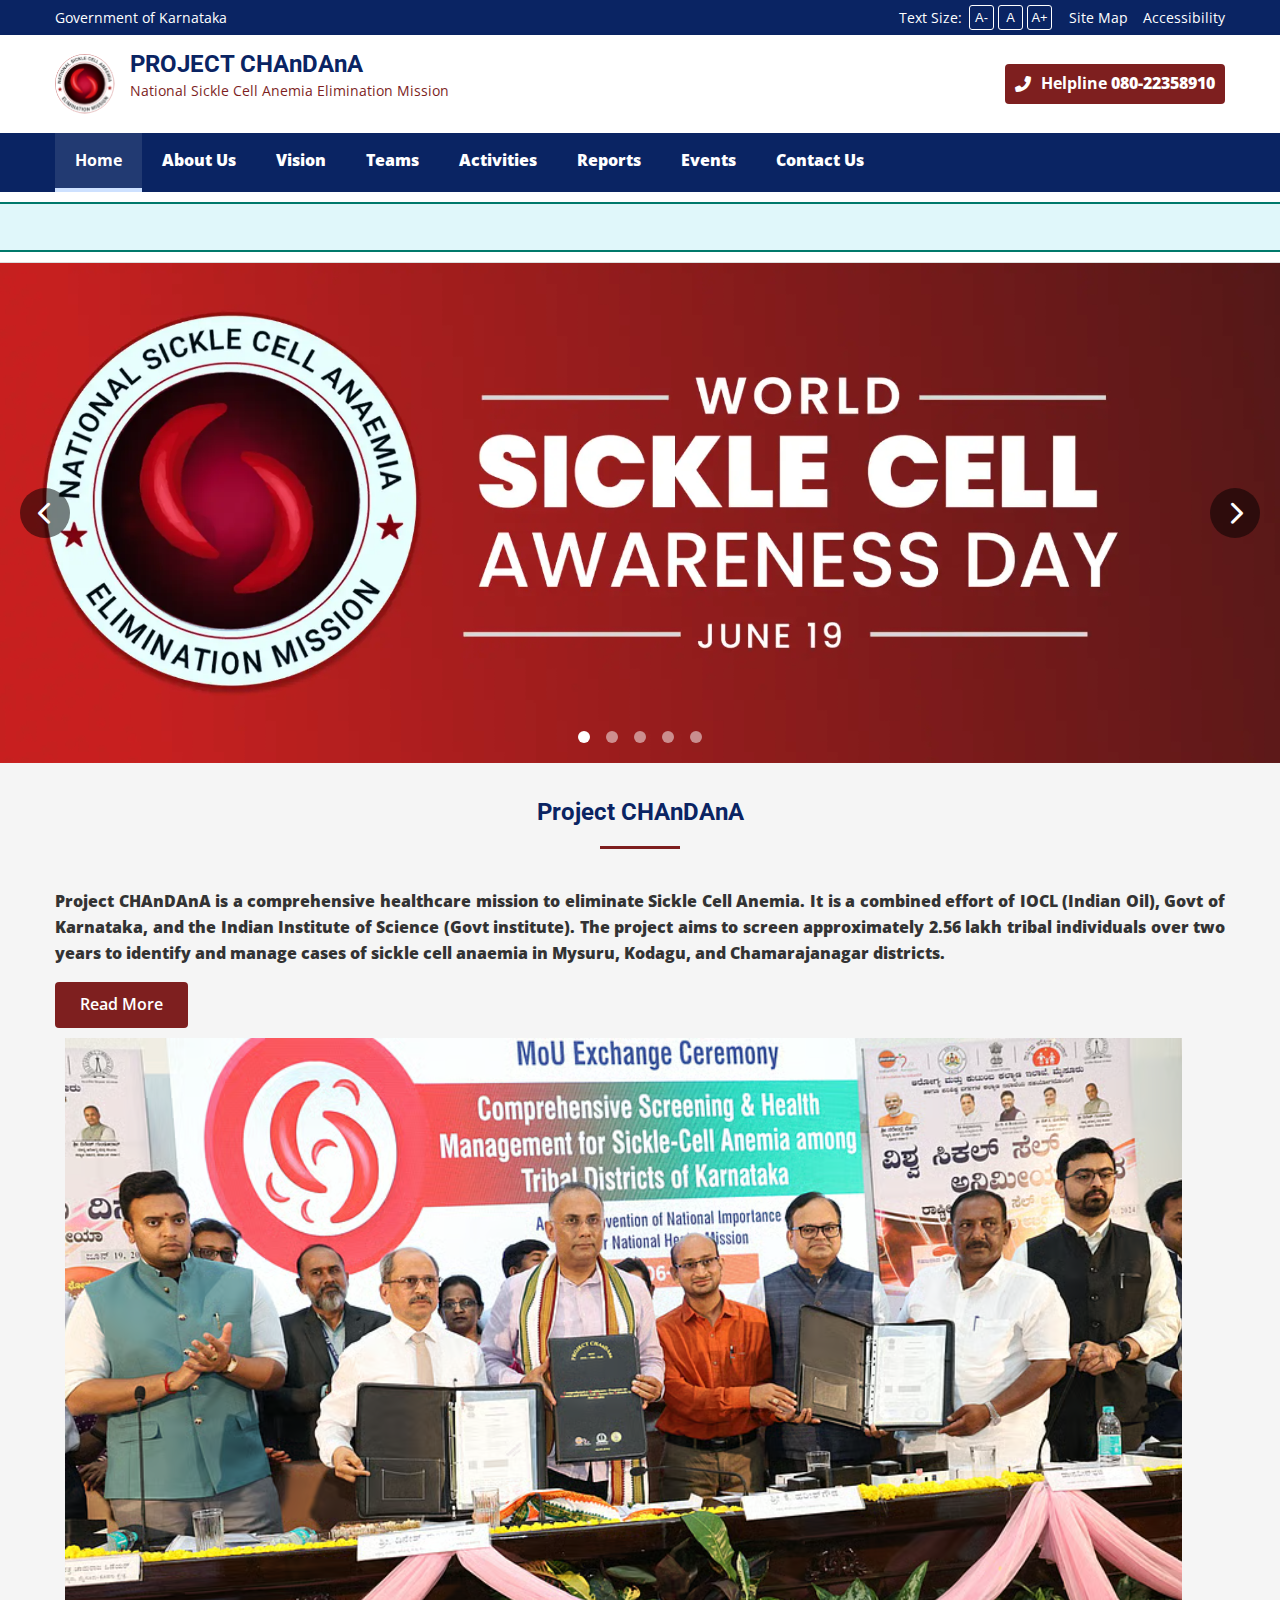
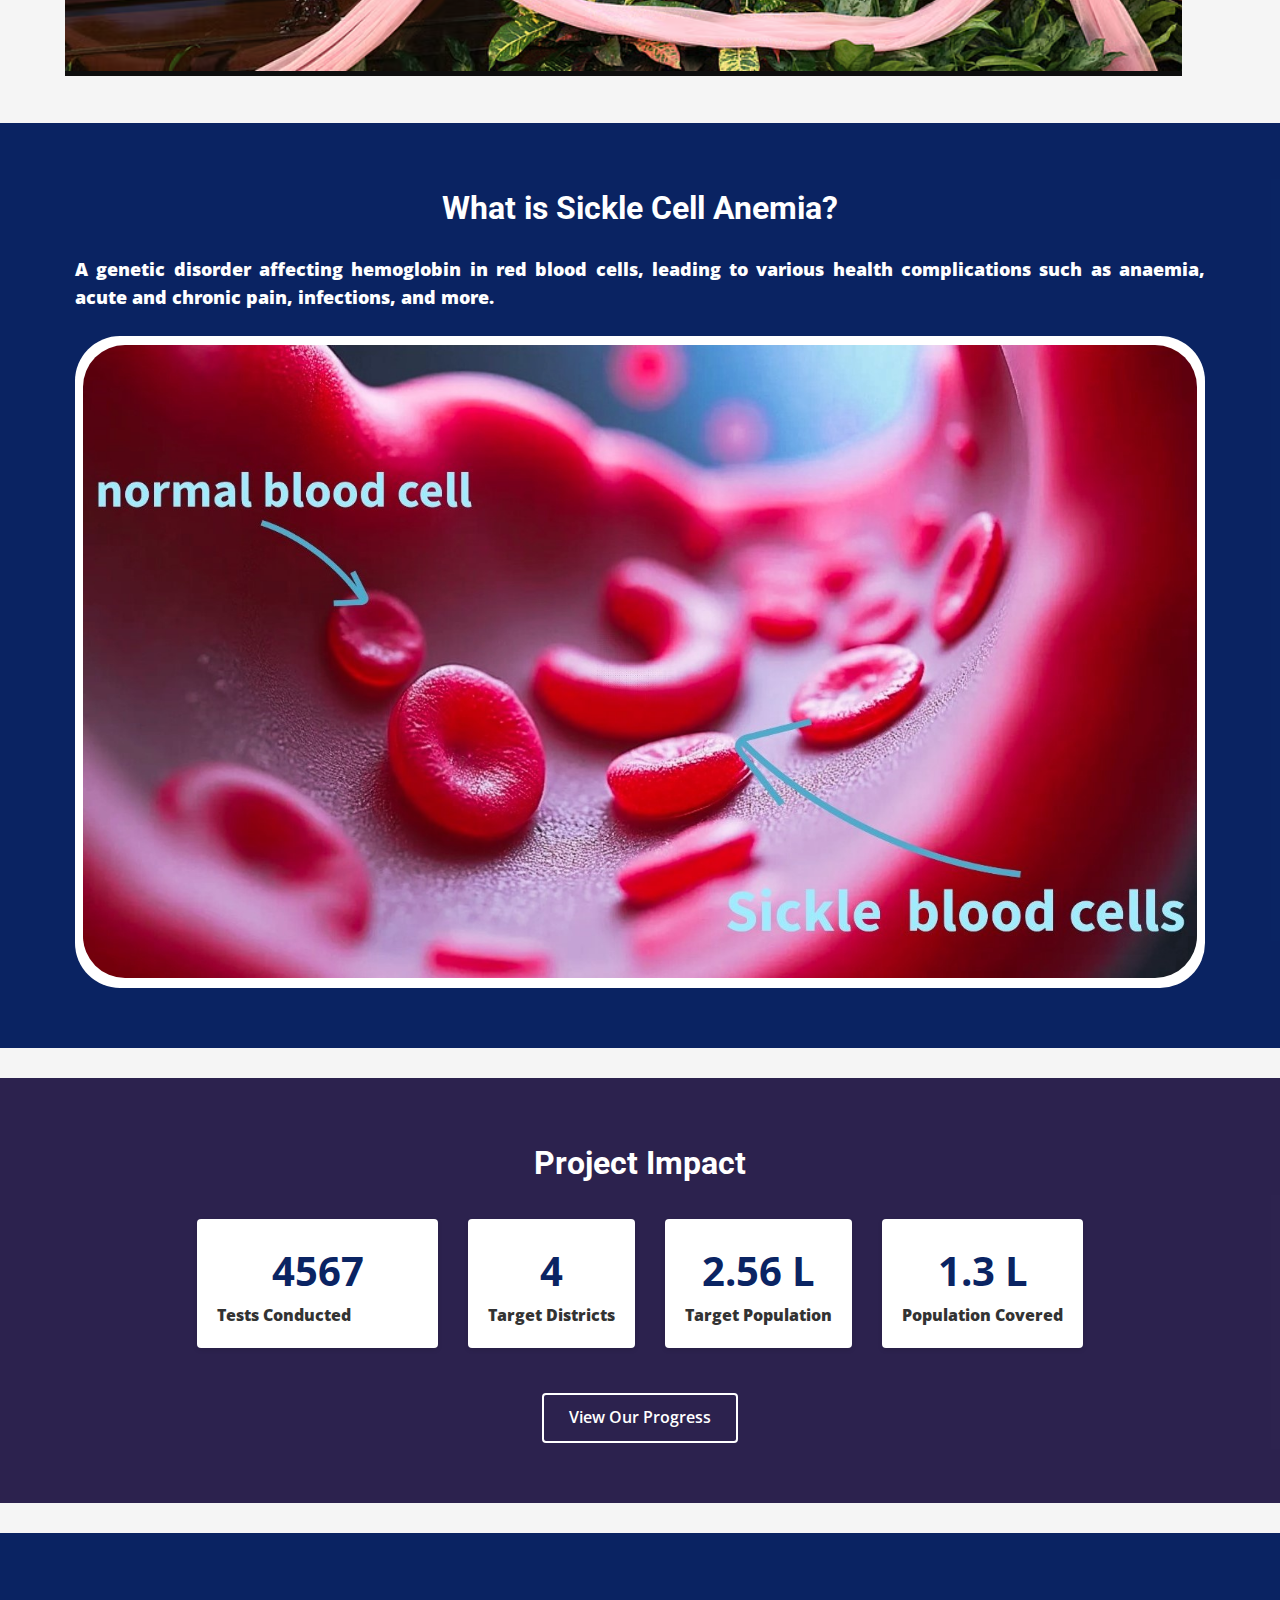
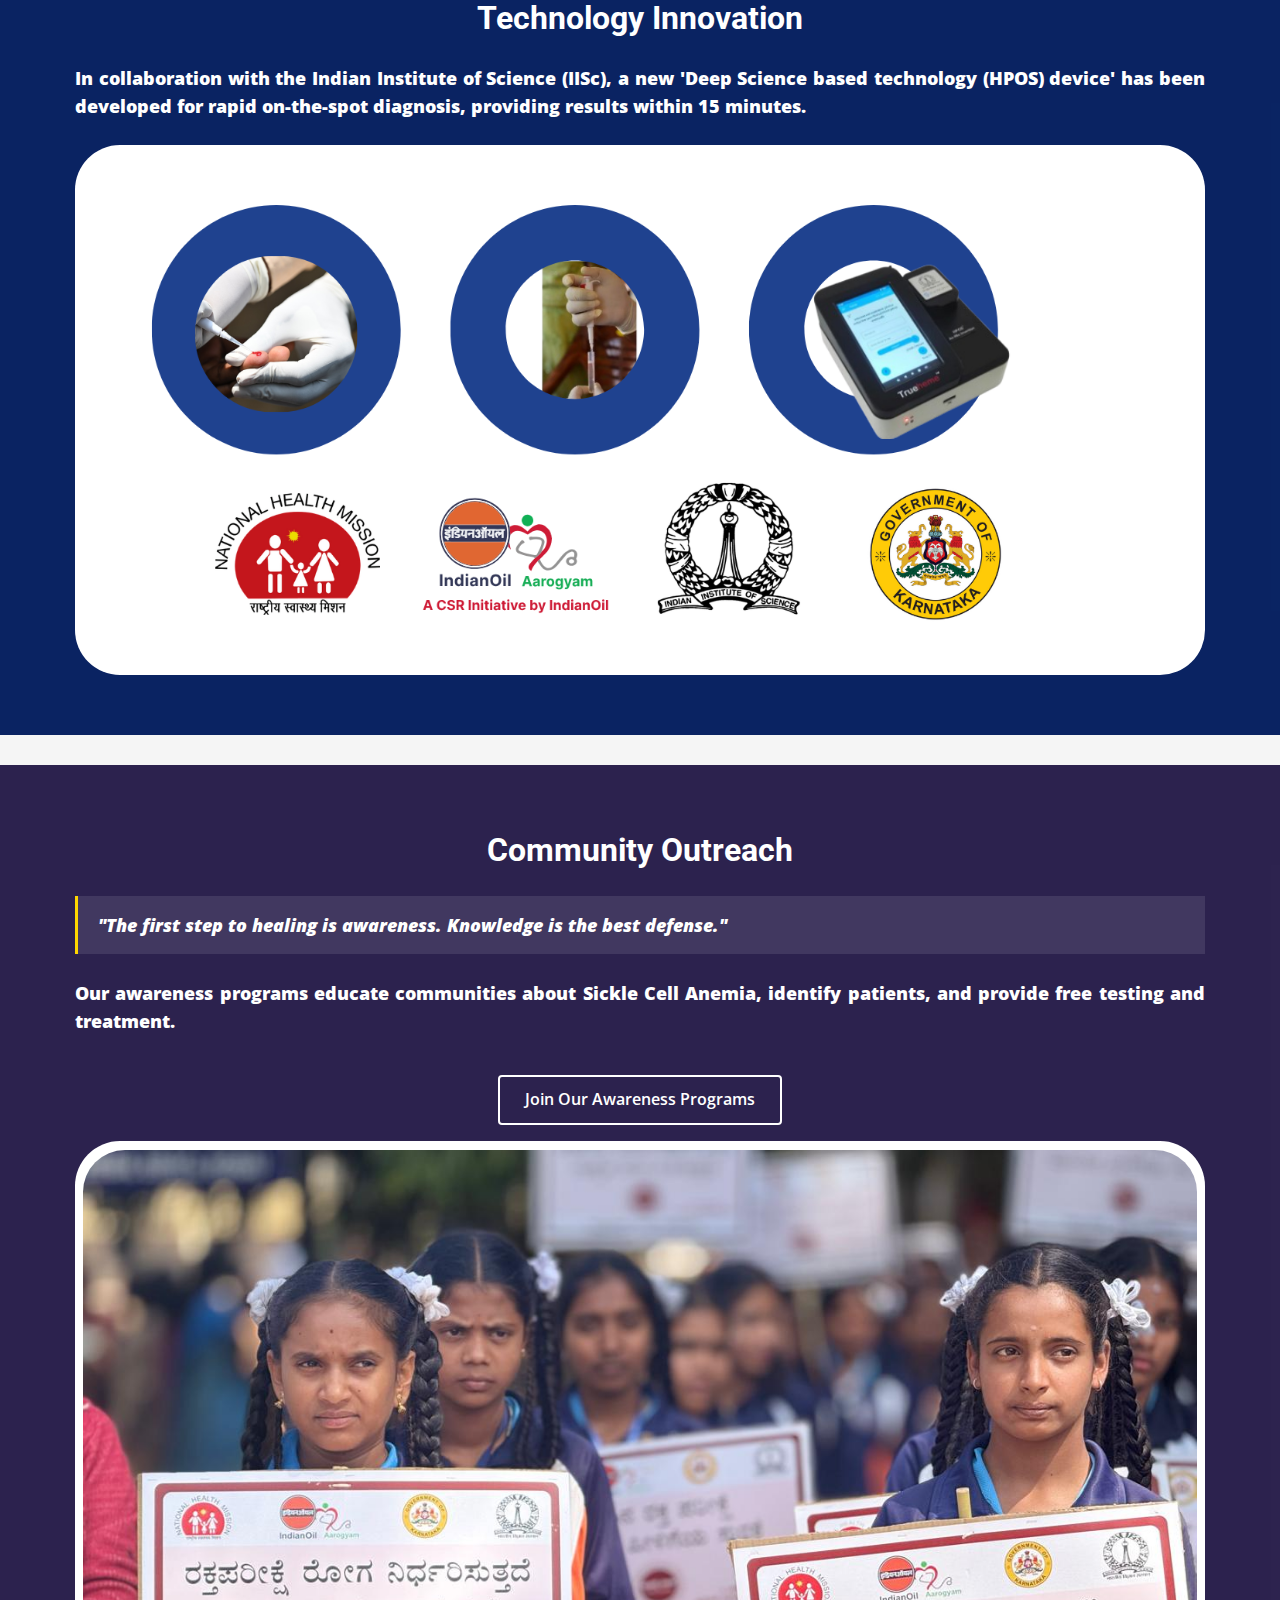
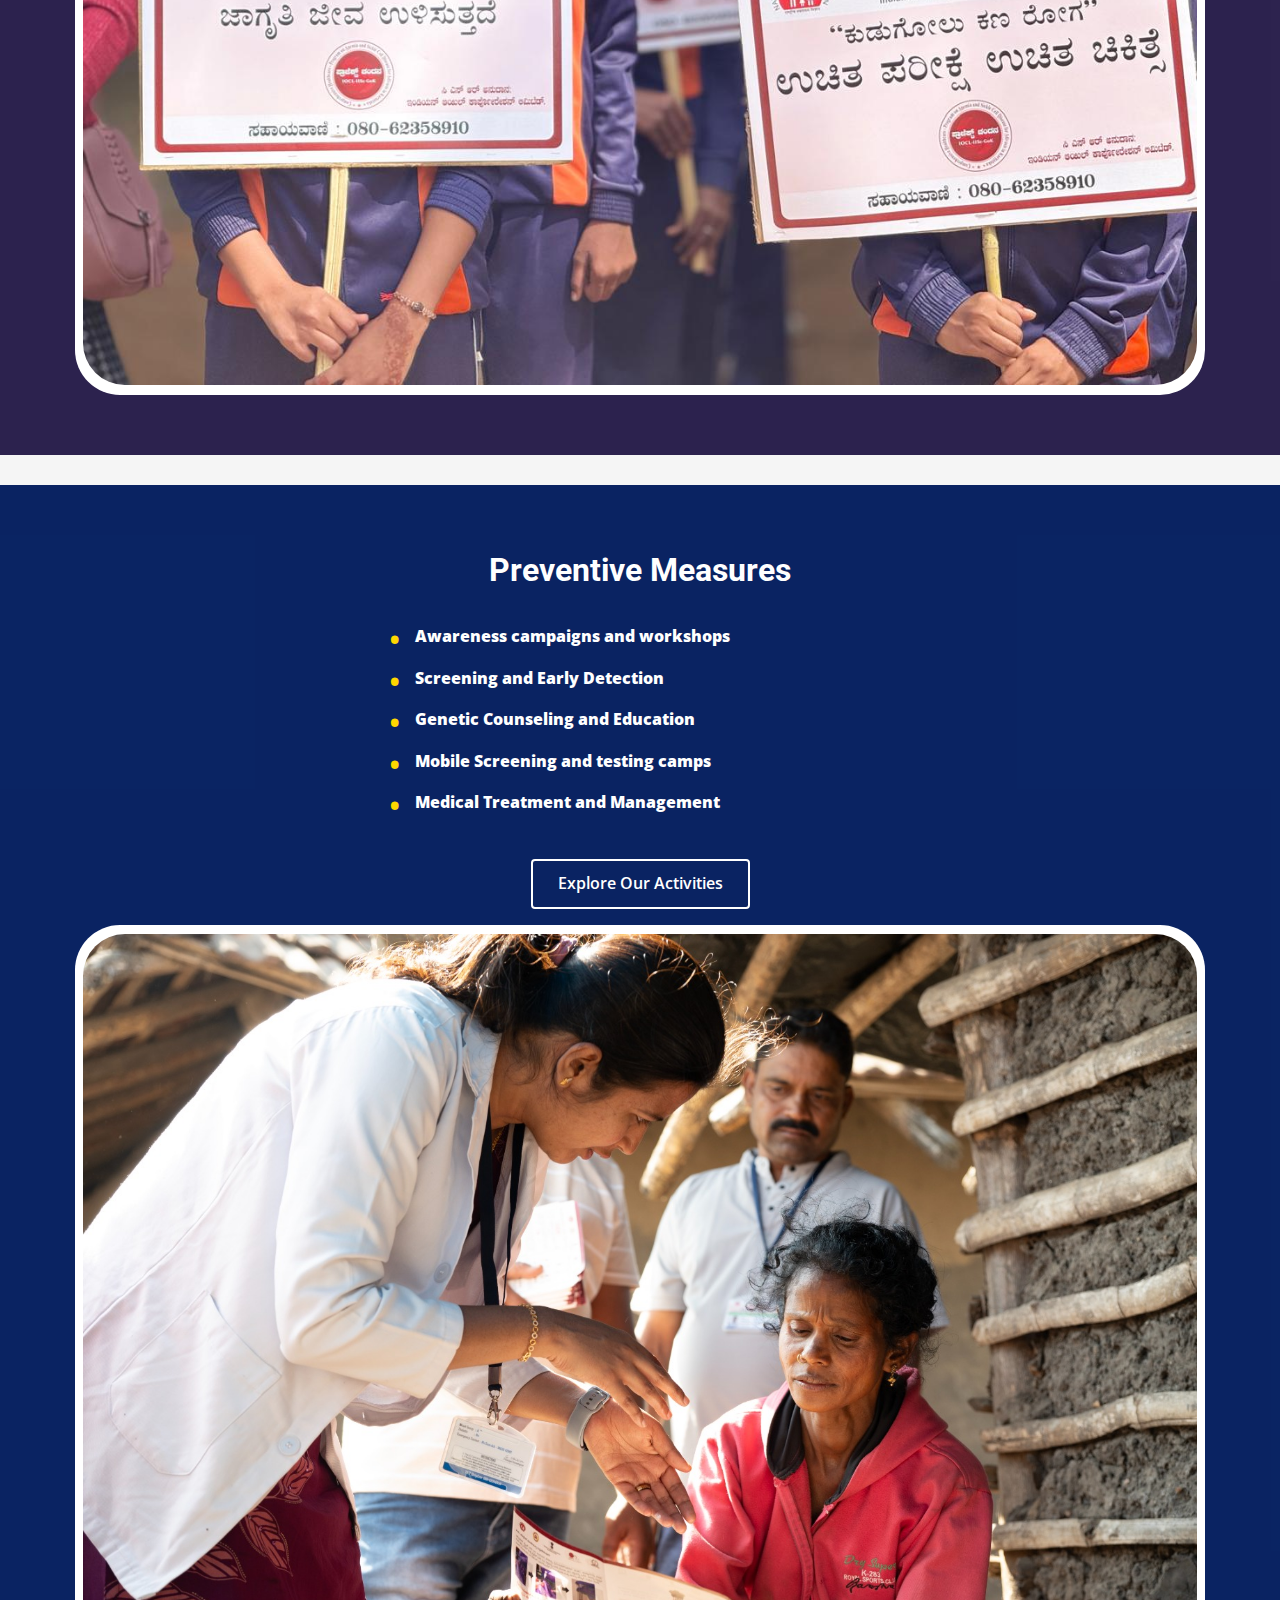
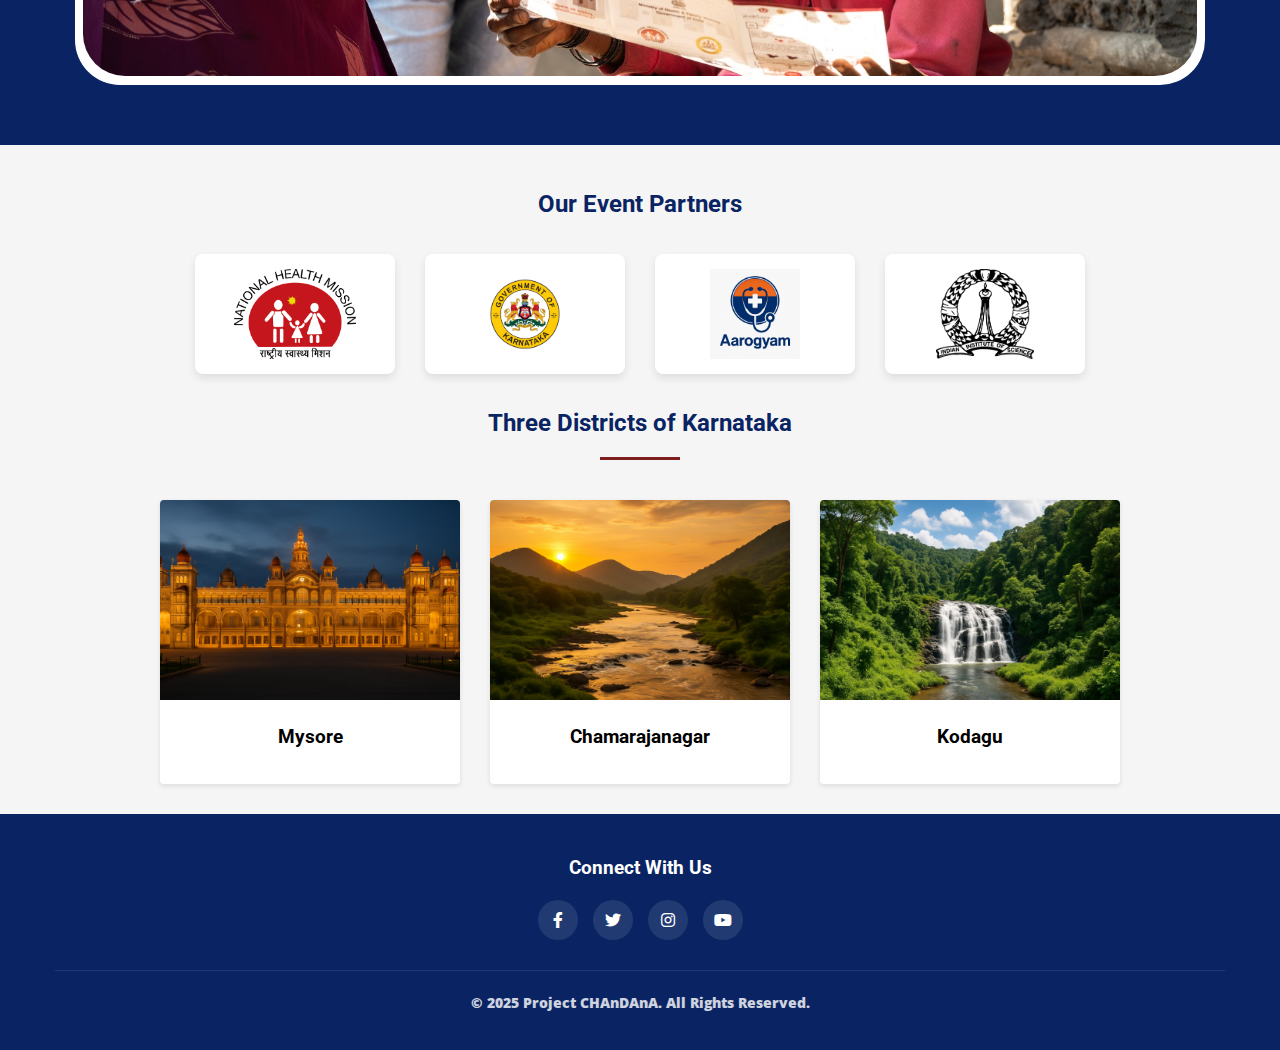
<file: index.html>
<!DOCTYPE html>
<html lang="en">
<head>
       <meta charset="UTF-8">
    <meta name="viewport" content="width=device-width, initial-scale=1.0">
  <title>Project CHAnDAnA – Combating Sickle Cell Anemia in Karnataka</title>
  <meta name="description" content="Project CHAnDAnA is Karnataka's mission to fight Sickle Cell Anemia using technology and community outreach." />
  <meta name="keywords" content="Project CHAnDAnA, Sickle Cell Anemia, Karnataka, NHM, Health Mission, Tribal Health, India" />

  <!-- Favicon -->
  <link rel="apple-touch-icon" sizes="180x180" href="images//favicon_io/apple-touch-icon.png">
  <link rel="icon" type="image/png" sizes="32x32" href="images//favicon_io/favicon-32x32.png">
  <link rel="icon" type="image/png" sizes="16x16" href="images//favicon_io/favicon-16x16.png">
  <link rel="manifest" href="images//favicon_io/site.webmanifest">
    <title>Project CHAnDAnA - National Sickle Cell Anemia Elimination Mission</title>
    <link rel="stylesheet" href="css/govt-style.css">
    <link rel="stylesheet" href="css/carousel.css">
     <link rel="stylesheet" href="css/partners.css">
    <link rel="stylesheet" href="https://cdnjs.cloudflare.com/ajax/libs/font-awesome/6.0.0-beta3/css/all.min.css">
    <link href="https://fonts.googleapis.com/css2?family=Roboto:wght@400;500;700&family=Open+Sans:wght@400;600&display=swap" rel="stylesheet">
<link rel="stylesheet" href="css/responsive.css">
</head>
<body>
    <!-- Skip to Main Content Link for Accessibility -->
    <a href="#main-content" class="skip-to-content">Skip to main content</a>
    
    <!-- Top Bar -->
    <div class="top-bar">
        <div class="container">
            <div class="top-bar-content">
                <div class="top-bar-left">
                    <span>Government of Karnataka</span>
                </div>
                <div class="top-bar-right">
                    <div class="font-size-controls" aria-label="Change font size">
                        <span>Text Size:</span>
                        <button class="font-size-btn" id="decrease-font" aria-label="Decrease font size">A-</button>
                        <button class="font-size-btn" id="default-font" aria-label="Default font size">A</button>
                        <button class="font-size-btn" id="increase-font" aria-label="Increase font size">A+</button>
                    </div>
                    <a href="#" aria-label="Site Map">Site Map</a>
                    <a href="#" aria-label="Accessibility Statement">Accessibility</a>
                </div>
            </div>
        </div>
    </div>

    <!-- Header Section -->
    <header>
        <div class="container">
            <div class="header-main">
                <div class="logo">
                    <img src="images/nsa.svg" alt="National Sickle Cell Anemia Elimination Mission Logo" width="80" height="80">
                    <div class="logo-text">
                        <h1>PROJECT CHAnDAnA</h1>
                        <p>National Sickle Cell Anemia Elimination Mission</p>
                    </div>
                </div>
                <div class="header-right">
                    
                    <div class="helpline">
                        <a href="tel:08022358910" aria-label="Call helpline">
                            <i class="fas fa-phone-alt"></i>
                            <span><b>Helpline<b/> 080-22358910</span>
                        </a>
                    </div>
                    <div class="menu-toggle" aria-label="Toggle menu" aria-expanded="false" aria-controls="main-nav">
                        <i class="fas fa-bars"></i>
                    </div>
                </div>
            </div>
        </div>
        <nav id="main-nav" role="navigation" aria-label="Main navigation">
            <div class="container">
                <ul class="main-menu">
                    <li><a href="index.html" class="active" aria-current="page">Home</a></li>
                    <li><a href="about.html">About Us</a></li>
                    <li><a href="vision.html">Vision</a></li>
                    <li><a href="teams.html">Teams</a></li>
                    <li><a href="activities.html">Activities</a></li>
                    <li><a href="reports.html">Reports</a></li>
                    <li><a href="events.html">Events</a></li>
                    <li><a href="contact.html">Contact Us</a></li>
                </ul>
            </div>
        </nav>
    </header>

    <!-- Breadcrumb -->
    <div class="breadcrumb" aria-label="Breadcrumb">
        <div class="container-fluid">
                    <div class="news-ticker">
  <div class="ticker-wrap">
    <div class="ticker-text">
      📢 <strong>Important Notice:</strong> Mobile screening camps will be conducted in Mysuru district from June 15-20, 2025. Click for details. &nbsp;&nbsp;&nbsp;
      📢 <strong>Update:</strong> Kodagu district camps scheduled for June 21-25, 2025. &nbsp;&nbsp;&nbsp;
      📢 <strong>Stay Informed:</strong> New health reports will be published monthly.
    </div>
  </div>
</div>
        </div>
    </div>

    <!-- Main Content -->
    <main id="main-content">
        <!-- New Carousel Banner Section -->
        <section class="carousel-section">
            <div class="carousel-container" aria-label="Banner carousel">
                <div class="carousel-slide active" style="background-image: url('images/new-banners/sickcell-banner.png');">
                    <!-- <div class="carousel-content">
                        <h2>World Sickle Cell Awareness Day</h2>
                        <p>Join us on June 19 for awareness programs and free screening camps</p>
                        <a href="#" class="btn btn-primary">Learn More</a>
                    </div> -->
                </div>
                <div class="carousel-slide" style="background-image: url('images/new-banners/banner-1.png');">
                    <!-- <div class="carousel-content">
                        <h2>Explore Karnataka's Natural Beauty</h2>
                        <p>Our mission covers the beautiful districts of Mysore, Chamarajanagar, and Kodagu</p>
                    
                    </div> -->
                </div>
                <div class="carousel-slide" style="background-image: url('images/stand-pillau.jpeg');">
                   
                </div>
                <div class="carousel-slide" style="background-image: url('images/vans-1.jpeg');">
                   
                </div>
                 <div class="carousel-slide" style="background-image: url('images/baby.jpeg');">
                   
                </div>
                
                <div class="carousel-arrow prev" aria-label="Previous slide">
                    <i class="fas fa-chevron-left"></i>
                </div>
                <div class="carousel-arrow next" aria-label="Next slide">
                    <i class="fas fa-chevron-right"></i>
                </div>
                
                <div class="carousel-dots" aria-label="Carousel navigation">
                    <div class="carousel-dot active" data-slide="0" aria-label="Go to slide 1"></div>
                    <div class="carousel-dot" data-slide="1" aria-label="Go to slide 2"></div>
                    <div class="carousel-dot" data-slide="2" aria-label="Go to slide 3"></div>
                    <div class="carousel-dot" data-slide="3" aria-label="Go to slide 4"></div>
                     <div class="carousel-dot" data-slide="4" aria-label="Go to slide 5"></div>
                </div>
            </div>
        </section>

        <!-- Alert Section -->
        <!-- <div class="container">
            <div class="alert alert-info" role="alert">
                <strong>Important Notice:</strong> Mobile screening camps will be conducted in Mysuru district from June 15-20, 2025. Click for details.
            </div>
        </div> -->
        <!-- <div class="news-ticker">
  <div class="ticker-wrap">
    <div class="ticker-text">
      📢 <strong>Important Notice:</strong> Mobile screening camps will be conducted in Mysuru district from June 15-20, 2025. Click for details. &nbsp;&nbsp;&nbsp;
      📢 <strong>Update:</strong> Kodagu district camps scheduled for June 21-25, 2025. &nbsp;&nbsp;&nbsp;
      📢 <strong>Stay Informed:</strong> New health reports will be published monthly.
    </div>
  </div>
</div> -->


        <!-- About Section -->
        <section id="about" class="section" aria-labelledby="about-heading">
            <div class="container">
                <h2 id="about-heading" class="section-title">Project CHAnDAnA</h2>
                <div class="about-content">
                    <div class="about-text">
                        <p>Project CHAnDAnA is a comprehensive healthcare mission to eliminate Sickle Cell Anemia. It is a combined effort of IOCL (Indian Oil), Govt of Karnataka, and the Indian Institute of Science (Govt institute).
                      The project aims to screen approximately 2.56 lakh tribal individuals over two years to identify and manage cases of sickle cell anaemia in Mysuru, Kodagu, and Chamarajanagar districts.</p>
                        <a href="about.html" class="btn btn-secondary" role="button">Read More</a>
                    </div>
                    <div class="about-image">
                        <img src="images/banner-sai.png" alt="MOU Exchange Ceremony between government officials and partners">
                    </div>
                </div>
            </div>
        </section>
        <!-- Feature Banners Section -->
        <section class="feature-banners" aria-label="Key features">
            <!-- Banner 1: What is Sickle Cell Anemia -->
            <div class="feature-banner" id="banner-1" style="background-color: var(--primary-color);" aria-labelledby="banner1-heading">
                <div class="container">
                    <div class="banner-content">
                        <h2 id="banner1-heading">What is Sickle Cell Anemia?</h2>
                        <div class="banner-flex">
                            <div class="banner-text">
                                <p class="mb-2">A genetic disorder affecting hemoglobin in red blood cells, leading to various health complications such as anaemia, acute and chronic pain, infections, and more.</p>
                              
                            </div>
                            <div class="banner-image">
                                <img src="images/blood.jpeg" alt="Comparison of normal round red blood cells and crescent-shaped sickle cells">
                            </div>
                        </div>
                    </div>
                </div>
            </div>

            <!-- Banner 2: Project Impact -->
            <div class="feature-banner" id="banner-2" style="background-color: var(--secondary-color);" aria-labelledby="banner2-heading">
                <div class="container">
                    <div class="banner-content">
                        <h2 id="banner2-heading">Project Impact</h2>
                        <div class="stats-container">
  <div class="stat-item">
    <span class="stat-number" aria-label="4567 total tests">4567</span>
    <span class="stat-label">Tests Conducted</span>
    <span class="stat-growth">1234321</span>
  </div>
  <div class="stat-item">
    <span class="stat-number" aria-label="3 districts">4</span>
    <span class="stat-label">Target Districts</span>
  </div>
  <div class="stat-item">
    <span class="stat-number1" aria-label="2.56 lakh target population">2.56 L</span>
    <span class="stat-label">Target Population</span>
  </div>
  <div class="stat-item">
    <span class="stat-number1" aria-label="2.56 lakh target population">1.3 L</span>
    <span class="stat-label">Population Covered</span>
  </div>
</div>

                        <a href="reports.html" class="btn btn-outline" role="button">View Our Progress</a>
                    </div>
                </div>
            </div>

            <!-- Banner 3: Technology Innovation -->
            <div class="feature-banner" id="banner-3" style="background-color: var(--primary-color);" aria-labelledby="banner3-heading">
                <div class="container">
                    <div class="banner-content">
                        <h2 id="banner3-heading">Technology Innovation</h2>
                        <div class="banner-flex">
                            <div class="banner-text">
                                <p class="mb-2">In collaboration with the Indian Institute of Science (IISc), a new 'Deep Science based technology (HPOS) device' has been developed for rapid on-the-spot diagnosis, providing results within 15 minutes.</p>
                              
                            </div>
                            <div class="banner-image">
                                <img src="images/hpcs.png" alt="Healthcare professional using the HPOS device for rapid blood testing">
                            </div>
                        </div>
                    </div>
                </div>
            </div>

            <!-- Banner 4: Community Outreach -->
            <div class="feature-banner" id="banner-4" style="background-color: var(--secondary-color);" aria-labelledby="banner4-heading">
                <div class="container">
                    <div class="banner-content">
                        <h2 id="banner4-heading">Community Outreach</h2>
                        <div class="banner-flex">
                            <div class="banner-text">
                                <p class="quote">"The first step to healing is awareness. Knowledge is the best defense."</p>
                                <p>Our awareness programs educate communities about Sickle Cell Anemia, identify patients, and provide free testing and treatment.</p>
                                <a href="events.html" class="btn btn-outline mb-2" role="button">Join Our Awareness Programs</a>
                            </div>
                            <div class="banner-image">
                                <img src="images/students.jpg" alt="Healthcare professional conducting an awareness session in a rural village">
                            </div>
                        </div>
                    </div>
                </div>
            </div>

            <!-- Banner 5: Preventive Measures -->
            <div class="feature-banner" id="banner-5" style="background-color: var(--primary-color);" aria-labelledby="banner5-heading">
                <div class="container">
                    <div class="banner-content">
                        <h2 id="banner5-heading">Preventive Measures</h2>
                        <div class="banner-flex">
                            <div class="banner-text">
                                <ul class="measures-list" aria-label="List of preventive measures">
                                    <li>Awareness campaigns and workshops</li>
                                    <li>Screening and Early Detection</li>
                                    <li>Genetic Counseling and Education</li>
                                    <li>Mobile Screening and testing camps</li>
                                    <li>Medical Treatment and Management</li>
                                </ul>
                                <a href="activities.html" class="btn btn-outline mb-2" role="button">Explore Our Activities</a>
                            </div>
                            <div class="banner-image">
                                <img src="images/awe-1.jpg" alt="Infographic showing five preventive measures for sickle cell anemia">
                            </div>
                        </div>
                    </div>
                </div>
            </div>
        </section>

        <!-- Partners Section (Updated with side-by-side logos) -->
           <section class="partners-section">
                <h2 class="text-align-center">Our Event Partners</h2>
                <div class="partners-logo-container">
                    <div class="partner-logo">
                        <img src="images/healthmission.png" alt="National Sickle Cell Anemia Elimination Mission">
                    </div>
                    <div class="partner-logo">
                        <img src="images/karnatka.png" alt="Government of Karnataka">
                    </div>
                    <div class="partner-logo">
                        <img src="images/indianoil-logo.png" alt="IndianOil Aarogyam">
                    </div>
                    <div class="partner-logo">
                        <img src="images/isim.png" alt="Indian Institute of Science">
                    </div>
                </div>
            </section>
        <!-- <section class="section partners-section" aria-labelledby="partners-heading">
            <div class="container">
                <h2 id="partners-heading" class="section-title">Our Partners</h2>
                <p class="text-center">Rs. 18 Crore Investment in Health through strategic partnerships</p>
                <div class="partners-logo-container">
                    <div class="partner-logo">
                        <img src="images/nsa.svg" alt="National Sickle Cell Anemia Elimination Mission">
                    </div>
                    <div class="partner-logo">
                        <img src="images/karnataka-logo.png" alt="Government of Karnataka">
                    </div>
                    <div class="partner-logo">
                        <img src="images/indianoil-logo.png" alt="IndianOil Aarogyam">
                    </div>
                    <div class="partner-logo">
                        <img src="images/iisc-logo.png" alt="Indian Institute of Science">
                    </div>
                </div>
                <div class="text-center mt-4">
                    <a href="about.html#partners" class="btn btn-primary" role="button">Meet Our Partners</a>
                </div>
            </div>
        </section> -->

        <!-- Districts Section -->
        <section class="section" aria-labelledby="districts-heading">
            <div class="container">
                <h2 id="districts-heading" class="section-title">Three Districts of Karnataka</h2>
                <div class="districts-container">
                    <div class="district-card">
                        <img src="images/mysore/mysore-palace.jpg" alt="Historic palace in Mysore">
                        <h3>Mysore</h3>
                    </div>
                    <div class="district-card">
                        <img src="images/chamarajanagar/chamarajanagar-landscape.jpg" alt="Scenic landscape of Chamarajanagar">
                        <h3>Chamarajanagar</h3>
                    </div>
                    <div class="district-card">
                        <img src="images/kodagu/kodagu-waterfall.jpg" alt="Lush green forests of Kodagu">
                        <h3>Kodagu</h3>
                    </div>
                </div>
            </div>
        </section>

        <!-- Awareness Program Section -->
        <!-- <section class="section" style="background-color: var(--primary-color); color: var(--text-light);" aria-labelledby="awareness-heading">
            <div class="container">
                <h2 id="awareness-heading" class="section-title">Awareness Program</h2>
                <p>Awareness programs to educate, pass the information about Sickle Cell Anemia disease, and identify the patients' testing and treatment for free of cost are included in the project CHAnDAnA</p>
                <div class="text-center">
                    <a href="activities.html" class="btn btn-outline" role="button">Learn More</a>
                </div>
            </div>
        </section> -->
    </main>

    <!-- Footer Section -->
    <footer role="contentinfo">
        <div class="container">
            <div class="footer-content">
                
                <!-- <div class="footer-section">
                    <h3>Contact Information</h3>
                    <address>
                        <p><i class="fas fa-map-marker-alt"></i> Department of Health and Family Welfare,<br>Government of Karnataka,<br>Bengaluru - 560001</p>
                        <p><i class="fas fa-phone-alt"></i> Helpline: 080-22358910</p>
                        <p><i class="fas fa-envelope"></i> <a href="mailto:"></a></p>
                    </address>
                </div> -->
                <div class="footer-section">
                    <h3>Connect With Us</h3>
                    <div class="social-links">
                        <a href="#" aria-label="Facebook"><i class="fab fa-facebook-f"></i></a>
                        <a href="#" aria-label="Twitter"><i class="fab fa-twitter"></i></a>
                        <a href="#" aria-label="Instagram"><i class="fab fa-instagram"></i></a>
                        <a href="#" aria-label="YouTube"><i class="fab fa-youtube"></i></a>
                    </div>
                </div>
            </div>
            <div class="footer-bottom">
                <p>&copy; 2025 Project CHAnDAnA. All Rights Reserved.</p>
                <p></p>
                
            </div>
        </div>
    </footer>

    <script src="js/accessibility.js"></script>
    <script>
        // Carousel functionality
        document.addEventListener('DOMContentLoaded', function() {
            const slides = document.querySelectorAll('.carousel-slide');
            const dots = document.querySelectorAll('.carousel-dot');
            const prevBtn = document.querySelector('.carousel-arrow.prev');
            const nextBtn = document.querySelector('.carousel-arrow.next');
            let currentSlide = 0;
            let slideInterval;

            // Initialize the carousel
            function initCarousel() {
                // Set up automatic sliding
                startSlideShow();
                
                // Add event listeners for dots
                dots.forEach((dot, index) => {
                    dot.addEventListener('click', () => {
                        goToSlide(index);
                        resetInterval();
                    });
                });
                
                // Add event listeners for arrows
                prevBtn.addEventListener('click', () => {
                    goToSlide(currentSlide - 1);
                    resetInterval();
                });
                
                nextBtn.addEventListener('click', () => {
                    goToSlide(currentSlide + 1);
                    resetInterval();
                });
            }

            // Go to a specific slide
            function goToSlide(n) {
                // Hide all slides
                slides.forEach(slide => {
                    slide.classList.remove('active');
                });
                
                // Remove active class from all dots
                dots.forEach(dot => {
                    dot.classList.remove('active');
                });
                
                // Handle slide index wrapping
                currentSlide = (n + slides.length) % slides.length;
                
                // Show the current slide and activate its dot
                slides[currentSlide].classList.add('active');
                dots[currentSlide].classList.add('active');
            }

            // Start automatic slideshow
            function startSlideShow() {
                slideInterval = setInterval(() => {
                    goToSlide(currentSlide + 1);
                }, 5000); // Change slide every 5 seconds
            }

            // Reset interval when manually changing slides
            function resetInterval() {
                clearInterval(slideInterval);
                startSlideShow();
            }

            // Initialize the carousel
            initCarousel();
        });
    </script>
</body>
</html>
</file>
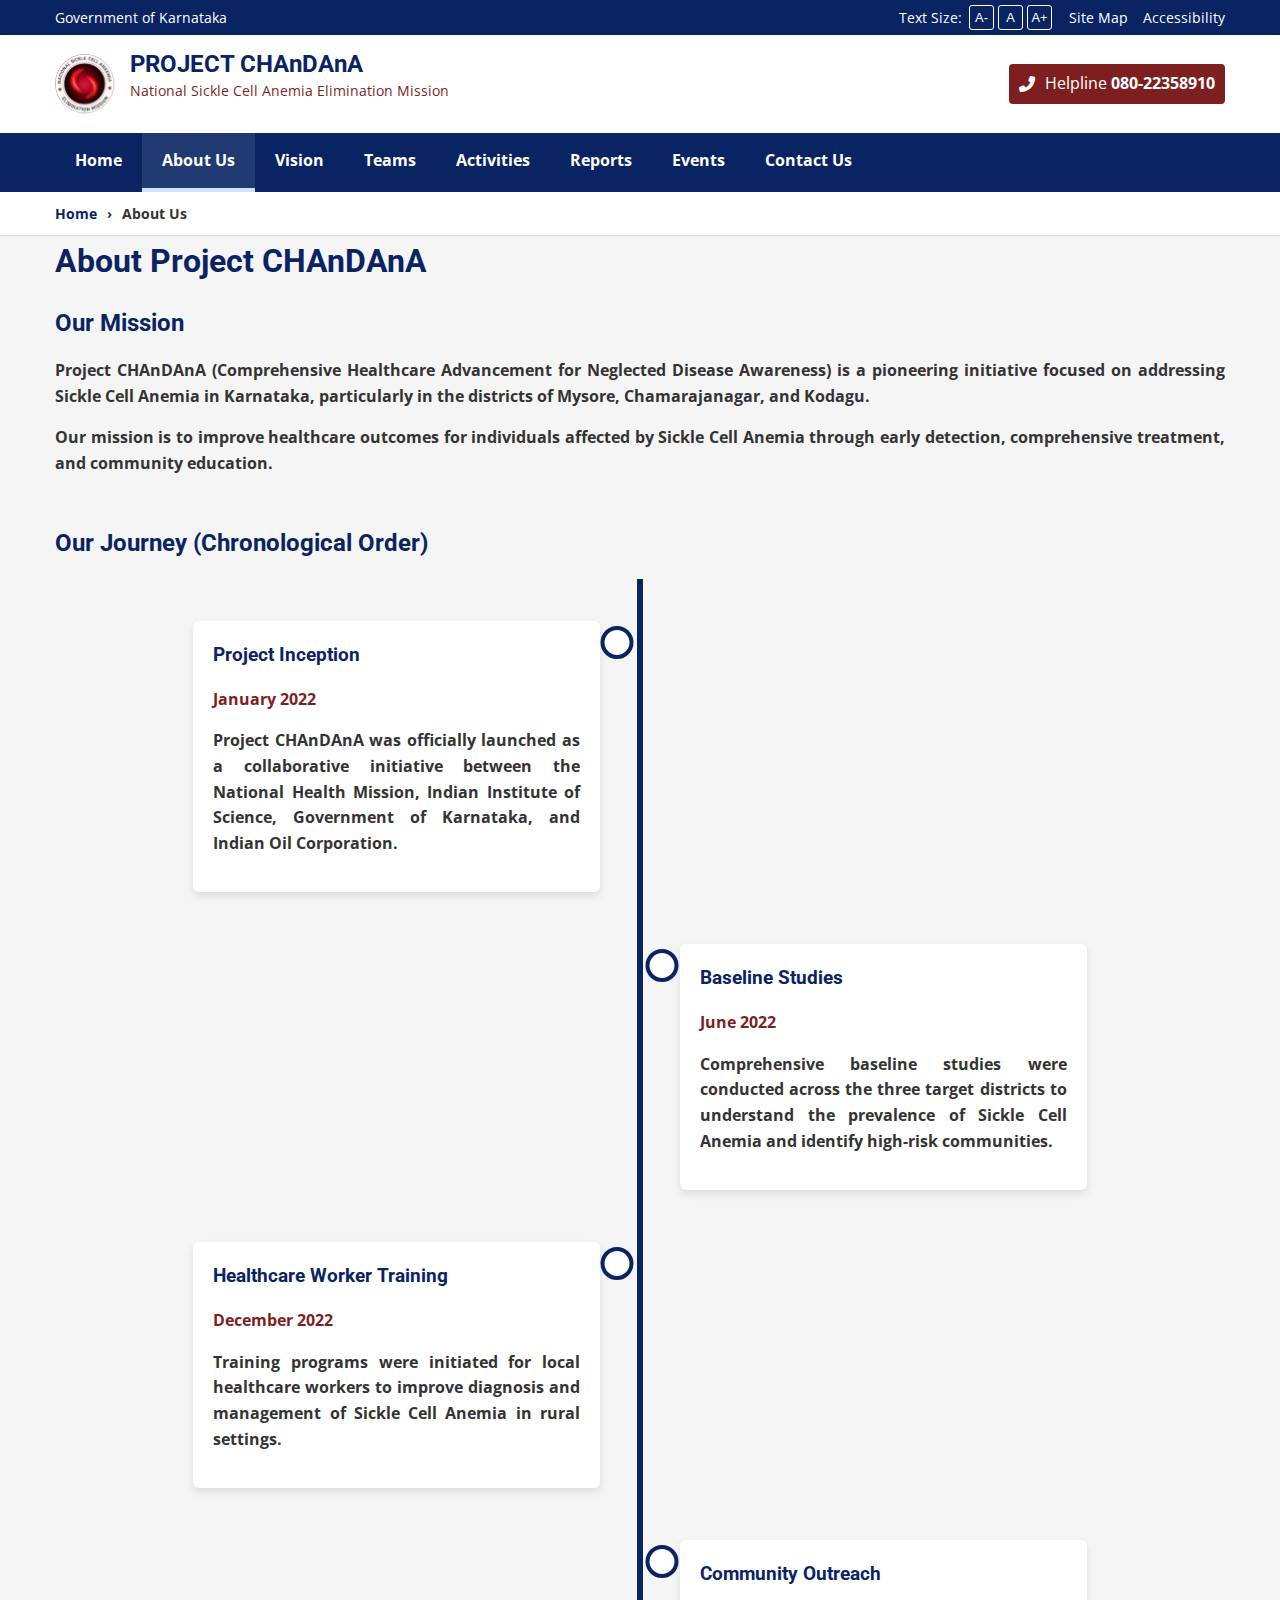
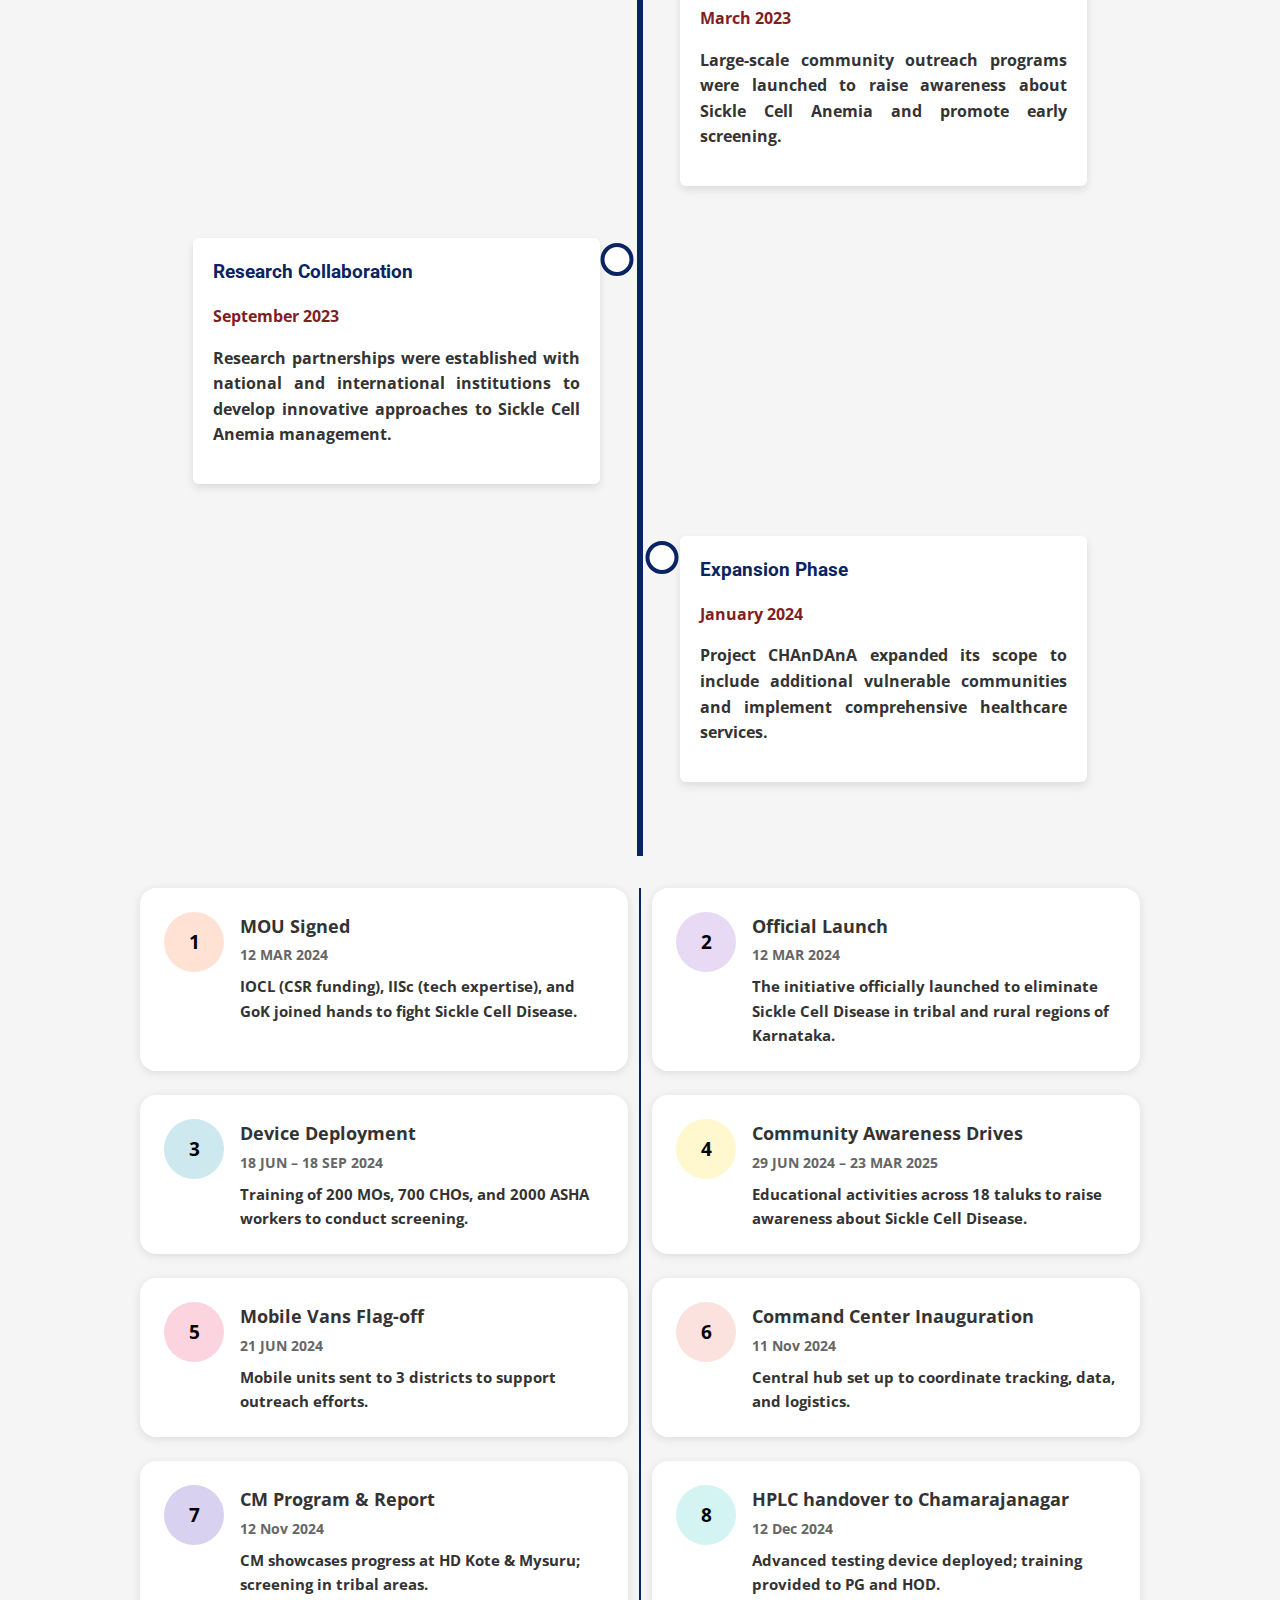
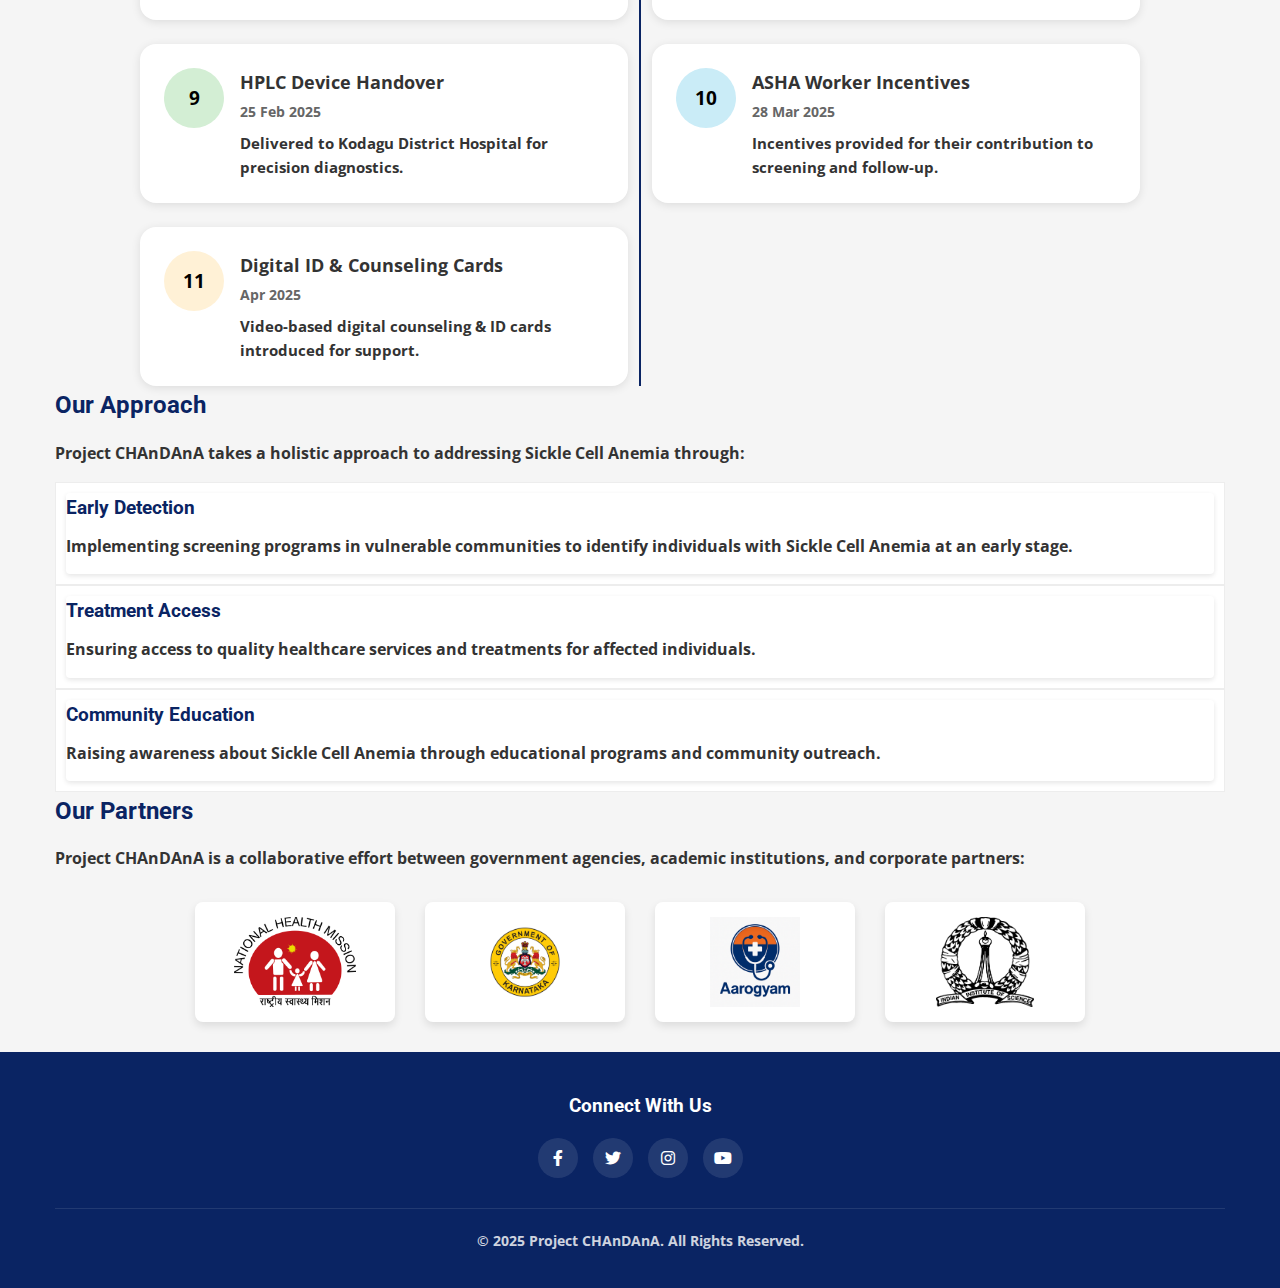
<file: about.html>
<!DOCTYPE html>
<html lang="en">
<head>
       <meta charset="UTF-8">
    <meta name="viewport" content="width=device-width, initial-scale=1.0">
  <title>Project CHAnDAnA – Combating Sickle Cell Anemia in Karnataka</title>
  <meta name="description" content="Project CHAnDAnA is Karnataka's mission to fight Sickle Cell Anemia using technology and community outreach." />
  <meta name="keywords" content="Project CHAnDAnA, Sickle Cell Anemia, Karnataka, NHM, Health Mission, Tribal Health, India" />

  <!-- Favicon -->
  <link rel="apple-touch-icon" sizes="180x180" href="images//favicon_io/apple-touch-icon.png">
  <link rel="icon" type="image/png" sizes="32x32" href="images//favicon_io/favicon-32x32.png">
  <link rel="icon" type="image/png" sizes="16x16" href="images//favicon_io/favicon-16x16.png">
  <link rel="manifest" href="images//favicon_io/site.webmanifest">
    <title>Project CHAnDAnA - About Us</title>
    <link rel="stylesheet" href="css/govt-style.css">
    <link rel="stylesheet" href="css/partners.css">
    <link rel="stylesheet" href="https://cdnjs.cloudflare.com/ajax/libs/font-awesome/6.0.0-beta3/css/all.min.css">
    <link href="https://fonts.googleapis.com/css2?family=Roboto:wght@400;500;700&family=Open+Sans:wght@400;600&display=swap" rel="stylesheet">
    <style>
        .timeline-section {
            position: relative;
            padding: 2rem 0;
        }
        
        .timeline-container {
            position: relative;
            width: 100%;
            max-width: 1140px;
            margin: 0 auto;
            padding: 2rem 0;
        }
        
        .timeline-container::after {
            content: '';
            position: absolute;
            width: 6px;
            background-color: var(--primary-color);
            top: 0;
            bottom: 0;
            left: 50%;
            margin-left: -3px;
        }
        
        .timeline-item {
            padding: 10px 40px;
            position: relative;
            width: 50%;
            box-sizing: border-box;
            margin-bottom: 2rem;
        }
        
        .timeline-item::after {
            content: '';
            position: absolute;
            width: 25px;
            height: 25px;
            right: -12px;
            background-color: white;
            border: 4px solid var(--primary-color);
            top: 15px;
            border-radius: 50%;
            z-index: 1;
        }
        
        .timeline-item:nth-child(odd) {
            left: 0;
        }
        
        .timeline-item:nth-child(even) {
            left: 50%;
        }
        
        .timeline-item:nth-child(even)::after {
            left: 22px;
        }
        
        .timeline-content {
            padding: 20px;
            background-color: white;
            position: relative;
            border-radius: 6px;
            box-shadow: 0 4px 8px rgba(0, 0, 0, 0.1);
        }
        
        .timeline-content h3 {
            margin-top: 0;
            color: var(--primary-color);
        }
        
        .timeline-content .date {
            font-weight: bold;
            color: var(--secondary-color);
            margin-bottom: 1rem;
        }
        
        .timeline-image {
            width: 100%;
            border-radius: 6px;
            margin-bottom: 1rem;
        }
        
        @media screen and (max-width: 768px) {
            .timeline-container::after {
                left: 31px;
            }
            
            .timeline-item {
                width: 100%;
                padding-left: 70px;
                padding-right: 25px;
            }
            
            .timeline-item:nth-child(even) {
                left: 0;
            }
            
            .timeline-item::after {
                left: 18px;
                top: 15px;
            }
            
            .timeline-item:nth-child(even)::after {
                left: 18px;
            }
        }




        /*chronological order*/
        .timeline {
      display: grid;
      grid-template-columns: 1fr 1fr;
      gap: 1.5rem;
      max-width: 1000px;
      margin: 0 auto;
    }

    .event {
      display: flex;
      gap: 1rem;
      padding: 1.5rem;
      border-radius: 1rem;
      background: #fff;
      box-shadow: 0 2px 10px rgba(0,0,0,0.1);
      align-items: flex-start;
    }

    .circle {
      flex-shrink: 0;
      width: 60px;
      height: 60px;
      border-radius: 50%;
      font-weight: bold;
      font-size: 1.2rem;
      display: flex;
      align-items: center;
      justify-content: center;
      color: #000;
    }

    .event-content {
      flex-grow: 1;
    }

    .event-title {
      font-size: 1.1rem;
      font-weight: bold;
      margin-bottom: 0.2rem;
    }

    .event-date {
      font-size: 0.9rem;
      color: #666;
      margin-bottom: 0.5rem;
    }

    .event-description {
      font-size: 0.95rem;
      color: #333;
    }

    /* Color classes */
    .peach { background: #ffe2d3; }
    .purple { background: #e8d9f5; }
    .blue { background: #cde8ef; }
    .yellow { background: #fff7cd; }
    .pink { background: #fcd4e0; }
    .red { background: #fbe2df; }
    .indigo { background: #d8d2f0; }
    .cyan { background: #d4f3f3; }
    .green { background: #d3eed4; }
    .sky { background: #caecf7; }
    .orange { background: #fff1d6; }

    @media (max-width: 768px) {
      .timeline {
        grid-template-columns: 1fr;
      }
    }
    </style>
<link rel="stylesheet" href="css/responsive.css">
</head>
<body>
    <!-- Skip to Main Content Link for Accessibility -->
    <a href="#main-content" class="skip-to-content">Skip to main content</a>
    
    <!-- Top Bar -->
    <div class="top-bar">
        <div class="container">
            <div class="top-bar-content">
                <div class="top-bar-left">
                    <span>Government of Karnataka</span>
                </div>
                <div class="top-bar-right">
                    <div class="font-size-controls" aria-label="Change font size">
                        <span>Text Size:</span>
                        <button class="font-size-btn" id="decrease-font" aria-label="Decrease font size">A-</button>
                        <button class="font-size-btn" id="default-font" aria-label="Default font size">A</button>
                        <button class="font-size-btn" id="increase-font" aria-label="Increase font size">A+</button>
                    </div>
                    <a href="#" aria-label="Site Map">Site Map</a>
                    <a href="#" aria-label="Accessibility Statement">Accessibility</a>
                </div>
            </div>
        </div>
    </div>

    <!-- Header Section -->
    <header>
        <div class="container">
            <div class="header-main">
                <div class="logo">
                    <img src="images/nsa.svg" alt="National Sickle Cell Anemia Elimination Mission Logo" width="80" height="80">
                    <div class="logo-text">
                        <h1>PROJECT CHAnDAnA</h1>
                        <p>National Sickle Cell Anemia Elimination Mission</p>
                    </div>
                </div>
                <div class="header-right">
                    
                    <div class="helpline">
                        <a href="tel:08022358910" aria-label="Call helpline">
                            <i class="fas fa-phone-alt"></i>
                            <span><b></b>Helpline<b/> 080-22358910</span>
                        </a>
                    </div>
                    <div class="menu-toggle" aria-label="Toggle menu" aria-expanded="false" aria-controls="main-nav">
                        <i class="fas fa-bars"></i>
                    </div>
                </div>
            </div>
        </div>
        <nav id="main-nav" role="navigation" aria-label="Main navigation">
            <div class="container">
                <ul class="main-menu">
                    <li><a href="index.html">Home</a></li>
                    <li><a href="about.html" class="active" aria-current="page">About Us</a></li>
                    <li><a href="vision.html">Vision</a></li>
                    <li><a href="teams.html">Teams</a></li>
                    <li><a href="activities.html">Activities</a></li>
                    <li><a href="reports.html">Reports</a></li>
                    <li><a href="events.html">Events</a></li>
                    <li><a href="contact.html">Contact Us</a></li>
                </ul>
            </div>
        </nav>
    </header>

    <!-- Breadcrumb -->
    <div class="breadcrumb" aria-label="Breadcrumb">
        <div class="container">
            <ul>
                <li><a href="index.html">Home</a></li>
                <li>About Us</li>
            </ul>
        </div>
    </div>

    <!-- Main Content -->
    <main id="main-content">
        <div class="container">
            <h1 class="page-title">About Project CHAnDAnA</h1>
            
            <section class="about-section">
                <div class="row">
                    <div class="col-md-6">
                        <h2>Our Mission</h2>
                        <p>Project CHAnDAnA (Comprehensive Healthcare Advancement for Neglected Disease Awareness) is a pioneering initiative focused on addressing Sickle Cell Anemia in Karnataka, particularly in the districts of Mysore, Chamarajanagar, and Kodagu.</p>
                        <p>Our mission is to improve healthcare outcomes for individuals affected by Sickle Cell Anemia through early detection, comprehensive treatment, and community education.</p>
                    </div>
                    <!-- <div class="col-md-6">
                        <img src="images/about us.png" alt="About Project CHAnDAnA" class="img-fluid rounded">
                    </div> -->
                </div>
            </section>
            
            <section class="timeline-section">
                <h2 class="text-center mb-4">Our Journey (Chronological Order)</h2>
                <div class="timeline-container">
                    <div class="timeline-item">
                        <div class="timeline-content">
                            <h3>Project Inception</h3>
                            <p class="date">January 2022</p>
                            <!-- <img src="images/chandana-Home-Page.png" alt="Project Inception" class="timeline-image"> -->
                            <p>Project CHAnDAnA was officially launched as a collaborative initiative between the National Health Mission, Indian Institute of Science, Government of Karnataka, and Indian Oil Corporation.</p>
                        </div>
                    </div>
                    <div class="timeline-item">
                        <div class="timeline-content">
                            <h3>Baseline Studies</h3>
                            <p class="date">June 2022</p>
                            <!-- <img src="images/activities.png" alt="Baseline Studies" class="timeline-image"> -->
                            <p>Comprehensive baseline studies were conducted across the three target districts to understand the prevalence of Sickle Cell Anemia and identify high-risk communities.</p>
                        </div>
                    </div>
                    <div class="timeline-item">
                        <div class="timeline-content">
                            <h3>Healthcare Worker Training</h3>
                            <p class="date">December 2022</p>
                            <!-- <img src="images/training/healthcare-training.jpg" alt="Healthcare Worker Training" class="timeline-image"> -->
                            <p>Training programs were initiated for local healthcare workers to improve diagnosis and management of Sickle Cell Anemia in rural settings.</p>
                        </div>
                    </div>
                    <div class="timeline-item">
                        <div class="timeline-content">
                            <h3>Community Outreach</h3>
                            <p class="date">March 2023</p>
                            <!-- <img src="images/events.jpg" alt="Community Outreach" class="timeline-image"> -->
                            <p>Large-scale community outreach programs were launched to raise awareness about Sickle Cell Anemia and promote early screening.</p>
                        </div>
                    </div>
                    <div class="timeline-item">
                        <div class="timeline-content">
                            <h3>Research Collaboration</h3>
                            <p class="date">September 2023</p>
                            <!-- <img src="images/chandana-our team.jpg" alt="Research Collaboration" class="timeline-image"> -->
                            <p>Research partnerships were established with national and international institutions to develop innovative approaches to Sickle Cell Anemia management.</p>
                        </div>
                    </div>
                    <div class="timeline-item">
                        <div class="timeline-content">
                            <h3>Expansion Phase</h3>
                            <p class="date">January 2024</p>
                            <!-- <img src="images/vison-page.png" alt="Expansion Phase" class="timeline-image"> -->
                            <p>Project CHAnDAnA expanded its scope to include additional vulnerable communities and implement comprehensive healthcare services.</p>
                        </div>
                    </div>
                </div>
            </section>

            <section>
                <div class="timeline">
    <div class="event">
      <div class="circle peach">1</div>
      <div class="event-content">
        <div class="event-title">MOU Signed</div>
        <div class="event-date">12 MAR 2024</div>
        <div class="event-description">IOCL (CSR funding), IISc (tech expertise), and GoK joined hands to fight Sickle Cell Disease.</div>
      </div>
    </div>

    <div class="event">
      <div class="circle purple">2</div>
      <div class="event-content">
        <div class="event-title">Official Launch</div>
        <div class="event-date">12 MAR 2024</div>
        <div class="event-description">The initiative officially launched to eliminate Sickle Cell Disease in tribal and rural regions of Karnataka.</div>
      </div>
    </div>

    <div class="event">
      <div class="circle blue">3</div>
      <div class="event-content">
        <div class="event-title">Device Deployment</div>
        <div class="event-date">18 JUN – 18 SEP 2024</div>
        <div class="event-description">Training of 200 MOs, 700 CHOs, and 2000 ASHA workers to conduct screening.</div>
      </div>
    </div>

    <div class="event">
      <div class="circle yellow">4</div>
      <div class="event-content">
        <div class="event-title">Community Awareness Drives</div>
        <div class="event-date">29 JUN 2024 – 23 MAR 2025</div>
        <div class="event-description">Educational activities across 18 taluks to raise awareness about Sickle Cell Disease.</div>
      </div>
    </div>

    <div class="event">
      <div class="circle pink">5</div>
      <div class="event-content">
        <div class="event-title">Mobile Vans Flag-off</div>
        <div class="event-date">21 JUN 2024</div>
        <div class="event-description">Mobile units sent to 3 districts to support outreach efforts.</div>
      </div>
    </div>

    <div class="event">
      <div class="circle red">6</div>
      <div class="event-content">
        <div class="event-title">Command Center Inauguration</div>
        <div class="event-date">11 Nov 2024</div>
        <div class="event-description">Central hub set up to coordinate tracking, data, and logistics.</div>
      </div>
    </div>

    <div class="event">
      <div class="circle indigo">7</div>
      <div class="event-content">
        <div class="event-title">CM Program & Report</div>
        <div class="event-date">12 Nov 2024</div>
        <div class="event-description">CM showcases progress at HD Kote & Mysuru; screening in tribal areas.</div>
      </div>
    </div>

    <div class="event">
      <div class="circle cyan">8</div>
      <div class="event-content">
        <div class="event-title">HPLC handover to Chamarajanagar</div>
        <div class="event-date">12 Dec 2024</div>
        <div class="event-description">Advanced testing device deployed; training provided to PG and HOD.</div>
      </div>
    </div>

    <div class="event">
      <div class="circle green">9</div>
      <div class="event-content">
        <div class="event-title">HPLC Device Handover</div>
        <div class="event-date">25 Feb 2025</div>
        <div class="event-description">Delivered to Kodagu District Hospital for precision diagnostics.</div>
      </div>
    </div>

    <div class="event">
      <div class="circle sky">10</div>
      <div class="event-content">
        <div class="event-title">ASHA Worker Incentives</div>
        <div class="event-date">28 Mar 2025</div>
        <div class="event-description">Incentives provided for their contribution to screening and follow-up.</div>
      </div>
    </div>

    <div class="event">
      <div class="circle orange">11</div>
      <div class="event-content">
        <div class="event-title">Digital ID & Counseling Cards</div>
        <div class="event-date">Apr 2025</div>
        <div class="event-description">Video-based digital counseling & ID cards introduced for support.</div>
      </div>
    </div>
  </div>
            </section>
            
            <section class="about-section">
                <h2>Our Approach</h2>
                <p>Project CHAnDAnA takes a holistic approach to addressing Sickle Cell Anemia through:</p>
                <div class="row">
                    <div class="col-md-4 mb-4 p-2">
                        <div class="card h-100">
                            <div class="card-body">
                                <h3 class="card-title">Early Detection</h3>
                                <p class="card-text">Implementing screening programs in vulnerable communities to identify individuals with Sickle Cell Anemia at an early stage.</p>
                            </div>
                        </div>
                    </div>
                    <div class="col-md-4 mb-4 p-2">
                        <div class="card h-100">
                            <div class="card-body">
                                <h3 class="card-title">Treatment Access</h3>
                                <p class="card-text">Ensuring access to quality healthcare services and treatments for affected individuals.</p>
                            </div>
                        </div>
                    </div>
                    <div class="col-md-4 mb-4 p-2">
                        <div class="card h-100">
                            <div class="card-body">
                                <h3 class="card-title">Community Education</h3>
                                <p class="card-text">Raising awareness about Sickle Cell Anemia through educational programs and community outreach.</p>
                            </div>
                        </div>
                    </div>
                </div>
            </section>
            
            
            <section id="partners" class="about-section">
                <h2>Our Partners</h2>
                <p>Project CHAnDAnA is a collaborative effort between government agencies, academic institutions, and corporate partners:</p>
                <div class="partners-logo-container">
                    <div class="partner-logo">
                        <img src="images/healthmission.png" alt="National Sickle Cell Anemia Elimination Mission">
                    </div>
                    <div class="partner-logo">
                        <img src="images/karnatka.png" alt="Government of Karnataka">
                    </div>
                    <div class="partner-logo">
                        <img src="images/indianoil-logo.png" alt="IndianOil Aarogyam">
                    </div>
                    <div class="partner-logo">
                        <img src="images/isim.png" alt="Indian Institute of Science">
                    </div>
                </div>
            </section>
        </div>
    </main>

    <!-- Footer Section -->
    <footer role="contentinfo">
        <div class="container">
            <div class="footer-content">
                
                <!-- <div class="footer-section">
                    <h3>Contact Information</h3>
                    <address>
                        <p><i class="fas fa-map-marker-alt"></i> Department of Health and Family Welfare,<br>Government of Karnataka,<br>Bengaluru - 560001</p>
                        <p><i class="fas fa-phone-alt"></i> Helpline: 080-22358910</p>
                        <p><i class="fas fa-envelope"></i> <a href="mailto:"></a></p>
                    </address>
                </div> -->
                <div class="footer-section">
                    <h3>Connect With Us</h3>
                    <div class="social-links">
                        <a href="#" aria-label="Facebook"><i class="fab fa-facebook-f"></i></a>
                        <a href="#" aria-label="Twitter"><i class="fab fa-twitter"></i></a>
                        <a href="#" aria-label="Instagram"><i class="fab fa-instagram"></i></a>
                        <a href="https://www.youtube.com/@Project_Chandana" aria-label="YouTube" target="_blank"><i class="fab fa-youtube"></i></a>
                    </div>
                </div>
            </div>
            <div class="footer-bottom">
                <p>&copy; 2025 Project CHAnDAnA. All Rights Reserved.</p>
                <p></p>
                
            </div>
        </div>
    </footer>

    <script src="js/accessibility.js"></script>
</body>
</html>
</file>
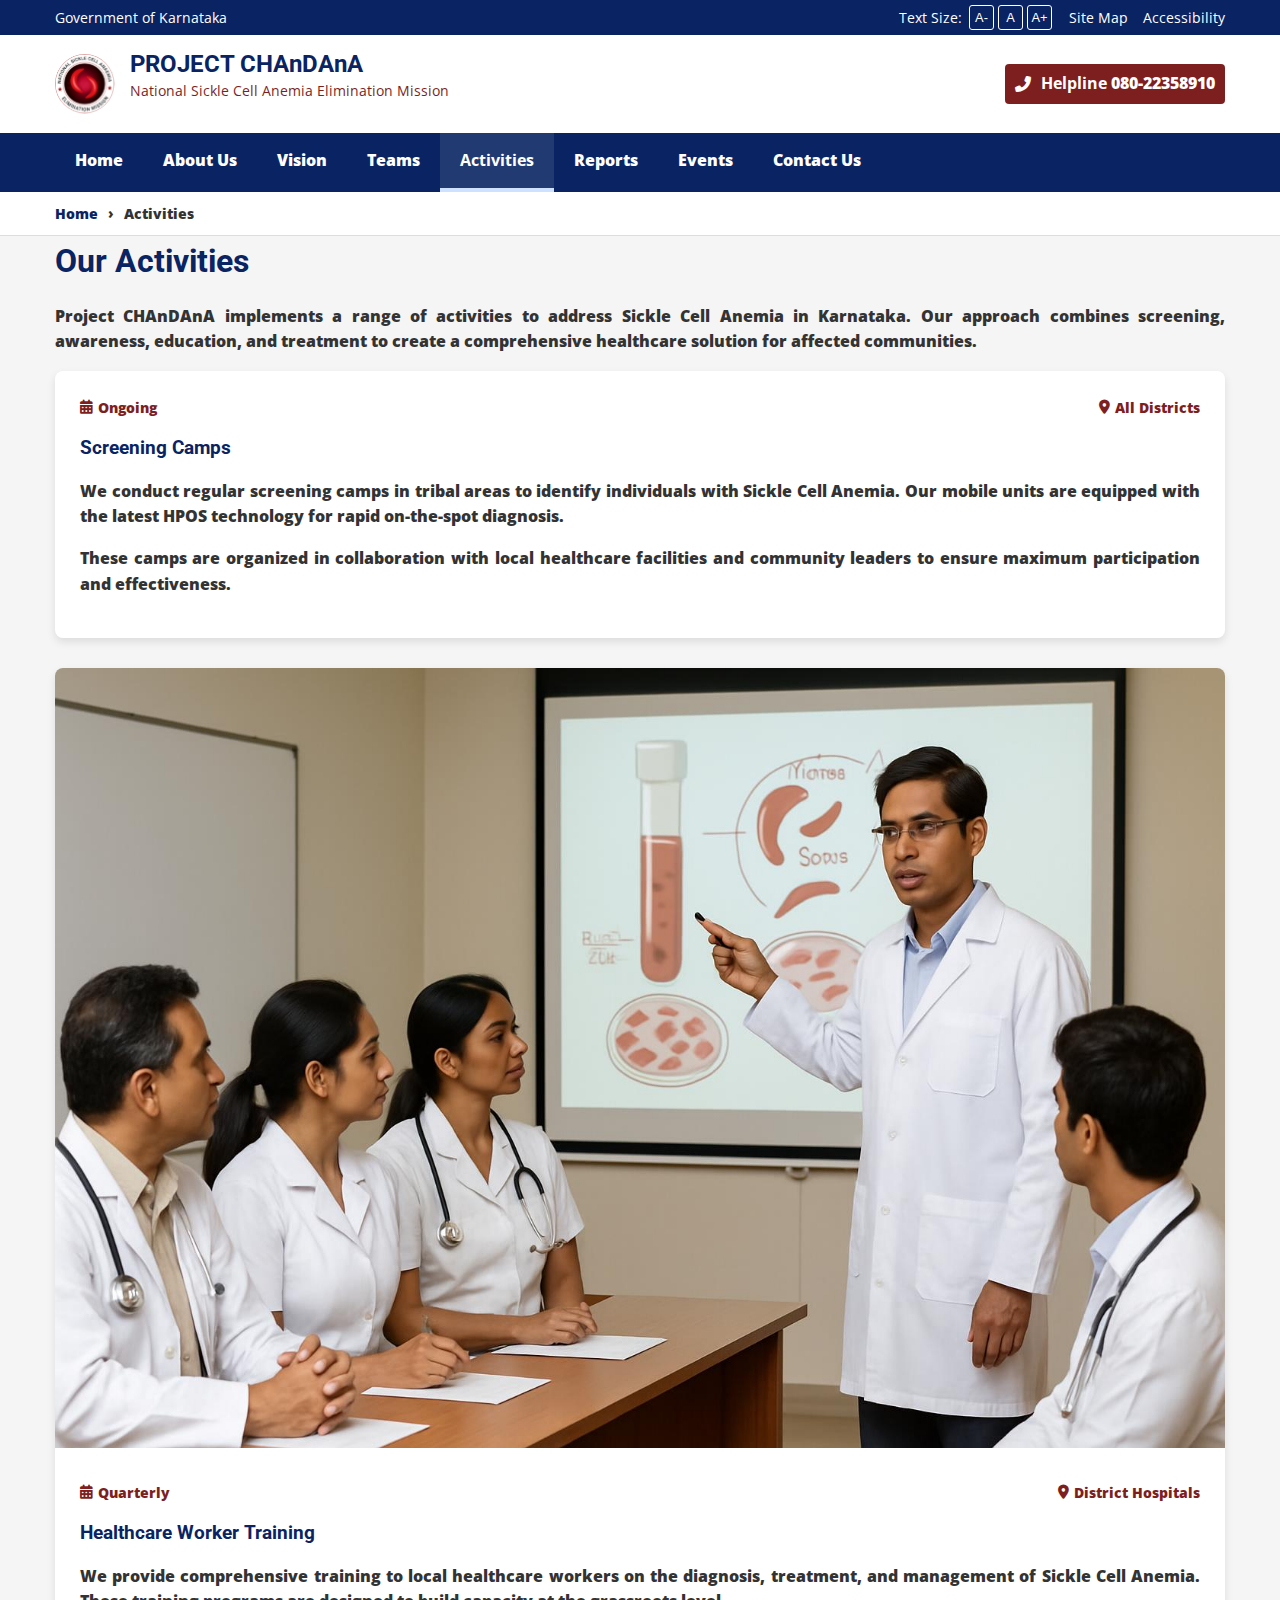
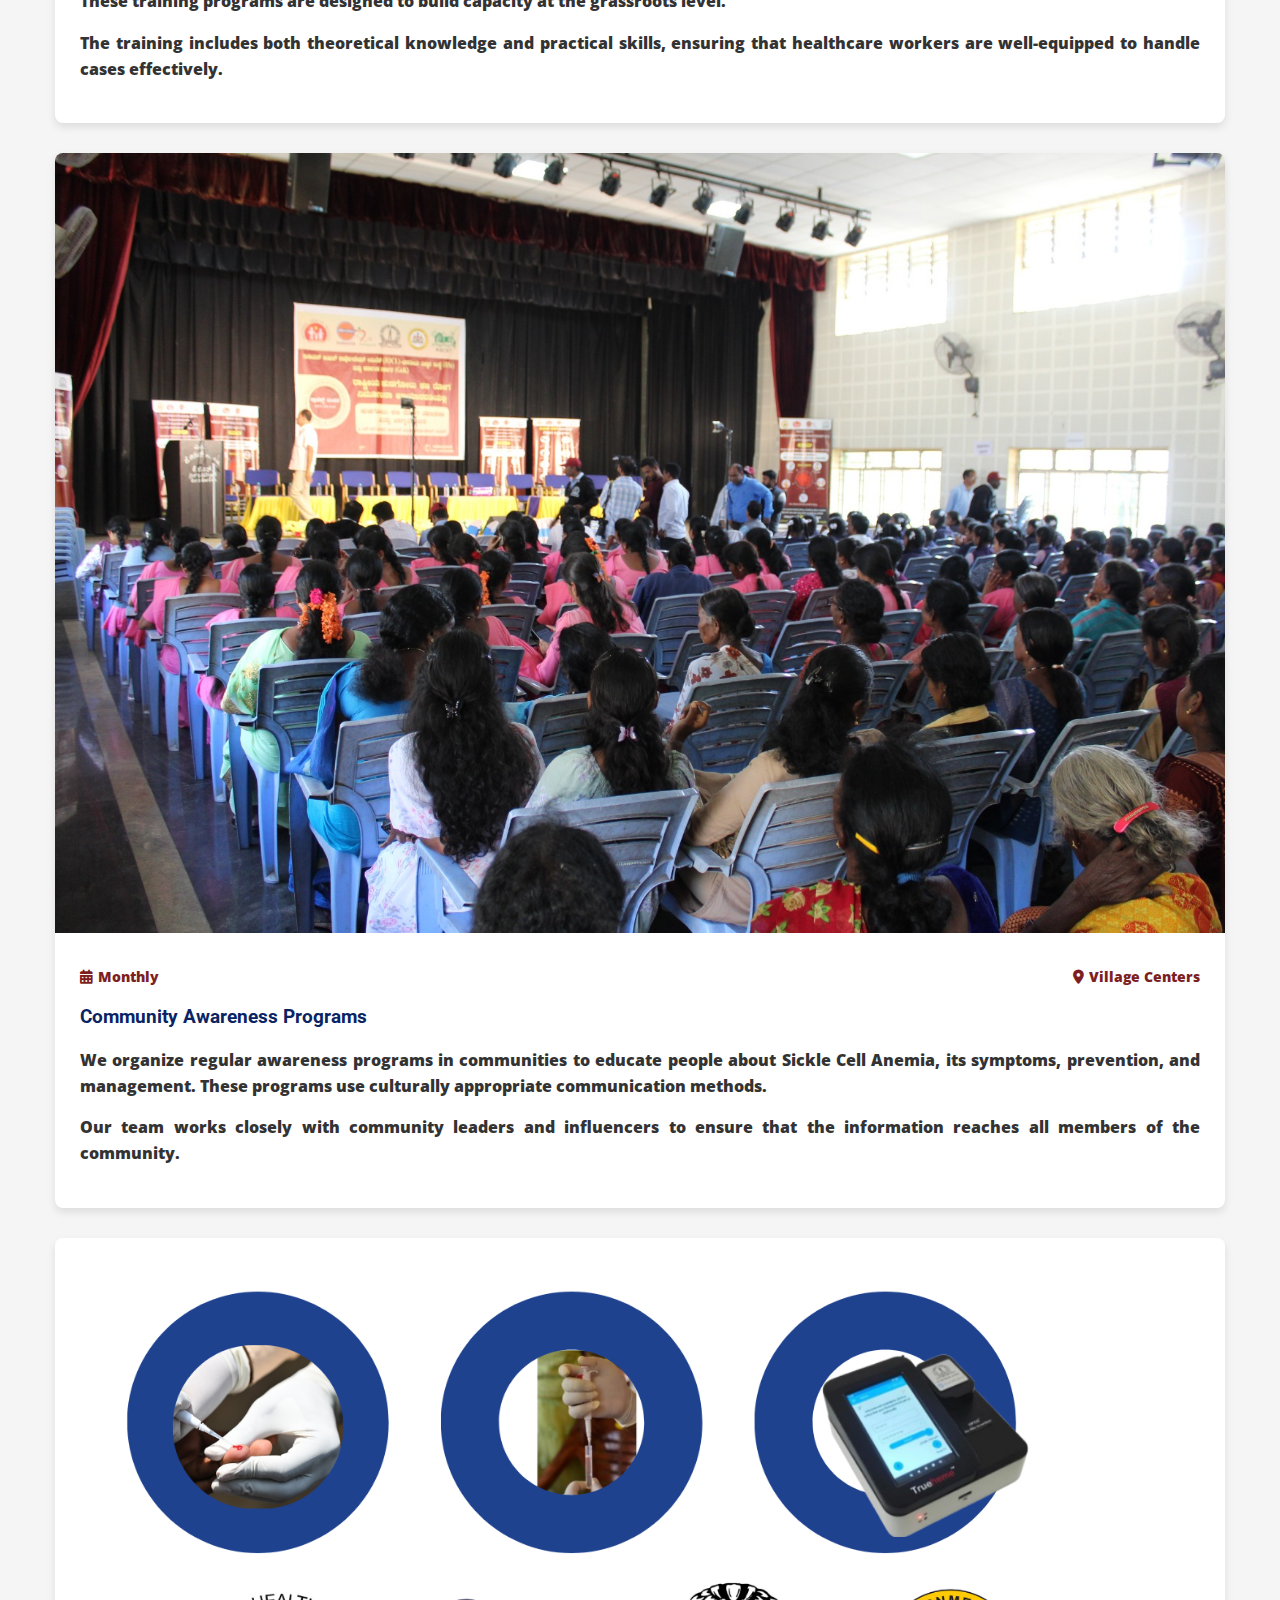
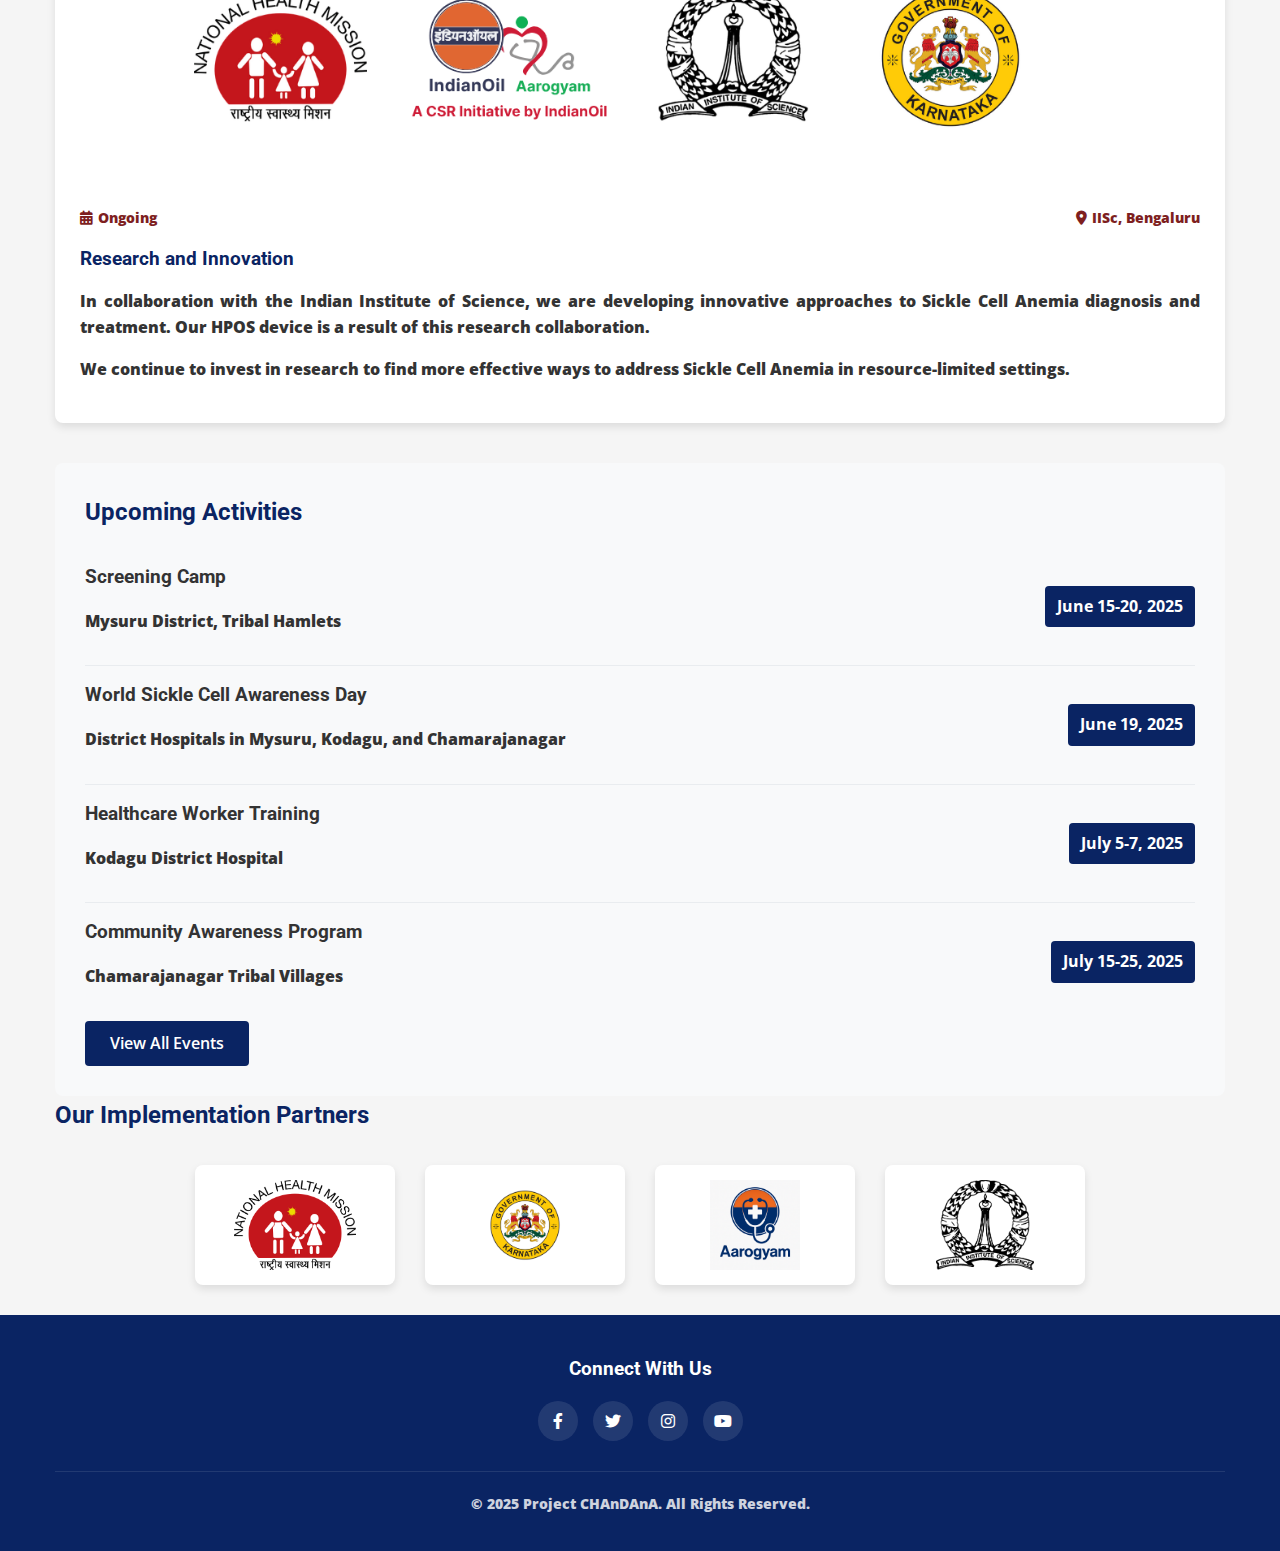
<file: activities.html>
<!DOCTYPE html>
<html lang="en">
<head>
       <meta charset="UTF-8">
    <meta name="viewport" content="width=device-width, initial-scale=1.0">
  <title>Project CHAnDAnA – Combating Sickle Cell Anemia in Karnataka</title>
  <meta name="description" content="Project CHAnDAnA is Karnataka's mission to fight Sickle Cell Anemia using technology and community outreach." />
  <meta name="keywords" content="Project CHAnDAnA, Sickle Cell Anemia, Karnataka, NHM, Health Mission, Tribal Health, India" />

  <!-- Favicon -->
  <link rel="apple-touch-icon" sizes="180x180" href="images//favicon_io/apple-touch-icon.png">
  <link rel="icon" type="image/png" sizes="32x32" href="images//favicon_io/favicon-32x32.png">
  <link rel="icon" type="image/png" sizes="16x16" href="images//favicon_io/favicon-16x16.png">
  <link rel="manifest" href="images//favicon_io/site.webmanifest">
    <title>Project CHAnDAnA - Activities</title>
    <link rel="stylesheet" href="css/govt-style.css">
    <link rel="stylesheet" href="css/partners.css">
    <link rel="stylesheet" href="https://cdnjs.cloudflare.com/ajax/libs/font-awesome/6.0.0-beta3/css/all.min.css">
    <link href="https://fonts.googleapis.com/css2?family=Roboto:wght@400;500;700&family=Open+Sans:wght@400;600&display=swap" rel="stylesheet">
    <style>
        .activity-card {
            background-color: #fff;
            border-radius: 8px;
            box-shadow: 0 4px 8px rgba(0, 0, 0, 0.1);
            overflow: hidden;
            margin-bottom: 30px;
            transition: transform 0.3s ease;
        }
        
        .activity-card:hover {
            transform: translateY(-5px);
        }
        
        .activity-image {
            width: 100%;
            /* height: 300px; */
            object-fit: cover;
        }
        
        .activity-content {
            padding: 25px;
        }
        
        .activity-content h3 {
            color: var(--primary-color);
            margin-bottom: 15px;
        }
        
        .activity-meta {
            display: flex;
            justify-content: space-between;
            margin-bottom: 15px;
            color: var(--secondary-color);
            font-size: 0.9rem;
        }
        
        .activity-meta span {
            display: flex;
            align-items: center;
        }
        
        .activity-meta i {
            margin-right: 5px;
        }
        
        .upcoming-activities {
            background-color: #f8f9fa;
            padding: 30px;
            border-radius: 8px;
            margin-top: 40px;
        }
        
        .upcoming-list {
            list-style-type: none;
            padding: 0;
        }
        
        .upcoming-list li {
            padding: 15px 0;
            border-bottom: 1px solid #e9ecef;
            display: flex;
            justify-content: space-between;
            align-items: center;
        }
        
        .upcoming-list li:last-child {
            border-bottom: none;
        }
        
        .upcoming-date {
            background-color: var(--primary-color);
            color: white;
            padding: 8px 12px;
            border-radius: 4px;
            font-weight: bold;
        }
    </style>
<link rel="stylesheet" href="css/responsive.css">
</head>
<body>
    <!-- Skip to Main Content Link for Accessibility -->
    <a href="#main-content" class="skip-to-content">Skip to main content</a>
    
    <!-- Top Bar -->
    <div class="top-bar">
        <div class="container">
            <div class="top-bar-content">
                <div class="top-bar-left">
                    <span>Government of Karnataka</span>
                </div>
                <div class="top-bar-right">
                    <div class="font-size-controls" aria-label="Change font size">
                        <span>Text Size:</span>
                        <button class="font-size-btn" id="decrease-font" aria-label="Decrease font size">A-</button>
                        <button class="font-size-btn" id="default-font" aria-label="Default font size">A</button>
                        <button class="font-size-btn" id="increase-font" aria-label="Increase font size">A+</button>
                    </div>
                    <a href="#" aria-label="Site Map">Site Map</a>
                    <a href="#" aria-label="Accessibility Statement">Accessibility</a>
                </div>
            </div>
        </div>
    </div>

    <!-- Header Section -->
    <header>
        <div class="container">
            <div class="header-main">
                <div class="logo">
                    <img src="images/nsa.svg" alt="National Sickle Cell Anemia Elimination Mission Logo" width="80" height="80">
                    <div class="logo-text">
                        <h1>PROJECT CHAnDAnA</h1>
                        <p>National Sickle Cell Anemia Elimination Mission</p>
                    </div>
                </div>
                <div class="header-right">
                    
                    <div class="helpline">
                        <a href="tel:08022358910" aria-label="Call helpline">
                            <i class="fas fa-phone-alt"></i>
                            <span><b>Helpline<b/> 080-22358910</span>
                        </a>
                    </div>
                    <div class="menu-toggle" aria-label="Toggle menu" aria-expanded="false" aria-controls="main-nav">
                        <i class="fas fa-bars"></i>
                    </div>
                </div>
            </div>
        </div>
        <nav id="main-nav" role="navigation" aria-label="Main navigation">
            <div class="container">
                <ul class="main-menu">
                    <li><a href="index.html">Home</a></li>
                    <li><a href="about.html">About Us</a></li>
                    <li><a href="vision.html">Vision</a></li>
                    <li><a href="teams.html">Teams</a></li>
                    <li><a href="activities.html" class="active" aria-current="page">Activities</a></li>
                    <li><a href="reports.html">Reports</a></li>
                    <li><a href="events.html">Events</a></li>
                    <li><a href="contact.html">Contact Us</a></li>
                </ul>
            </div>
        </nav>
    </header>

    <!-- Breadcrumb -->
    <div class="breadcrumb" aria-label="Breadcrumb">
        <div class="container">
            <ul>
                <li><a href="index.html">Home</a></li>
                <li>Activities</li>
            </ul>
        </div>
    </div>

    <!-- Main Content -->
    <main id="main-content">
        <div class="container">
            <h1 class="page-title">Our Activities</h1>
            
            <section class="activities-intro">
                <p>Project CHAnDAnA implements a range of activities to address Sickle Cell Anemia in Karnataka. Our approach combines screening, awareness, education, and treatment to create a comprehensive healthcare solution for affected communities.</p>
            </section>
            
            <section class="activities-grid">
                <div class="row">
                    <div class="col-md-6">
                        <div class="activity-card">
                            <!-- <img src="images/activities.png" alt="Screening Camp" class="activity-image"> -->
                            <div class="activity-content">
                                <div class="activity-meta">
                                    <span><i class="fas fa-calendar-alt"></i> Ongoing</span>
                                    <span><i class="fas fa-map-marker-alt"></i> All Districts</span>
                                </div>
                                <h3>Screening Camps</h3>
                                <p>We conduct regular screening camps in tribal areas to identify individuals with Sickle Cell Anemia. Our mobile units are equipped with the latest HPOS technology for rapid on-the-spot diagnosis.</p>
                                <p>These camps are organized in collaboration with local healthcare facilities and community leaders to ensure maximum participation and effectiveness.</p>
                            </div>
                        </div>
                    </div>
                    <div class="col-md-6">
                        <div class="activity-card">
                            <img src="images/training/healthcare-training.jpg" alt="Healthcare Worker Training" class="activity-image">
                            <div class="activity-content">
                                <div class="activity-meta">
                                    <span><i class="fas fa-calendar-alt"></i> Quarterly</span>
                                    <span><i class="fas fa-map-marker-alt"></i> District Hospitals</span>
                                </div>
                                <h3>Healthcare Worker Training</h3>
                                <p>We provide comprehensive training to local healthcare workers on the diagnosis, treatment, and management of Sickle Cell Anemia. These training programs are designed to build capacity at the grassroots level.</p>
                                <p>The training includes both theoretical knowledge and practical skills, ensuring that healthcare workers are well-equipped to handle cases effectively.</p>
                            </div>
                        </div>
                    </div>
                </div>
                <div class="row">
                    <div class="col-md-6">
                        <div class="activity-card">
                            <img src="images/awerness.jpeg" alt="Community Awareness Programs" class="activity-image">
                            <div class="activity-content">
                                <div class="activity-meta">
                                    <span><i class="fas fa-calendar-alt"></i> Monthly</span>
                                    <span><i class="fas fa-map-marker-alt"></i> Village Centers</span>
                                </div>
                                <h3>Community Awareness Programs</h3>
                                <p>We organize regular awareness programs in communities to educate people about Sickle Cell Anemia, its symptoms, prevention, and management. These programs use culturally appropriate communication methods.</p>
                                <p>Our team works closely with community leaders and influencers to ensure that the information reaches all members of the community.</p>
                            </div>
                        </div>
                    </div>
                    <div class="col-md-6">
                        <div class="activity-card">
                            <img src="images/hpcs.png" alt="Research and Innovation" class="activity-image">
                            <div class="activity-content">
                                <div class="activity-meta">
                                    <span><i class="fas fa-calendar-alt"></i> Ongoing</span>
                                    <span><i class="fas fa-map-marker-alt"></i> IISc, Bengaluru</span>
                                </div>
                                <h3>Research and Innovation</h3>
                                <p>In collaboration with the Indian Institute of Science, we are developing innovative approaches to Sickle Cell Anemia diagnosis and treatment. Our HPOS device is a result of this research collaboration.</p>
                                <p>We continue to invest in research to find more effective ways to address Sickle Cell Anemia in resource-limited settings.</p>
                            </div>
                        </div>
                    </div>
                </div>
            </section>
            
            <section class="upcoming-activities">
                <h2>Upcoming Activities</h2>
                <ul class="upcoming-list">
                    <li>
                        <div>
                            <h3>Screening Camp</h3>
                            <p>Mysuru District, Tribal Hamlets</p>
                        </div>
                        <span class="upcoming-date">June 15-20, 2025</span>
                    </li>
                    <li>
                        <div>
                            <h3>World Sickle Cell Awareness Day</h3>
                            <p>District Hospitals in Mysuru, Kodagu, and Chamarajanagar</p>
                        </div>
                        <span class="upcoming-date">June 19, 2025</span>
                    </li>
                    <li>
                        <div>
                            <h3>Healthcare Worker Training</h3>
                            <p>Kodagu District Hospital</p>
                        </div>
                        <span class="upcoming-date">July 5-7, 2025</span>
                    </li>
                    <li>
                        <div>
                            <h3>Community Awareness Program</h3>
                            <p>Chamarajanagar Tribal Villages</p>
                        </div>
                        <span class="upcoming-date">July 15-25, 2025</span>
                    </li>
                </ul>
                <div class="text-center mt-4">
                    <a href="events.html" class="btn btn-primary">View All Events</a>
                </div>
            </section>
            
            <section class="partners-section">
                <h2>Our Implementation Partners</h2>
                <div class="partners-logo-container">
                    <div class="partner-logo">
                        <img src="images/healthmission.png" alt="National Sickle Cell Anemia Elimination Mission">
                    </div>
                    <div class="partner-logo">
                        <img src="images/karnatka.png" alt="Government of Karnataka">
                    </div>
                    <div class="partner-logo">
                        <img src="images/indianoil-logo.png" alt="IndianOil Aarogyam">
                    </div>
                    <div class="partner-logo">
                        <img src="images/isim.png" alt="Indian Institute of Science">
                    </div>
                </div>
            </section>
        </div>
    </main>

    <!-- Footer Section -->
    <footer role="contentinfo">
        <div class="container">
            <div class="footer-content">
                
                <!-- <div class="footer-section">
                    <h3>Contact Information</h3>
                    <address>
                        <p><i class="fas fa-map-marker-alt"></i> Department of Health and Family Welfare,<br>Government of Karnataka,<br>Bengaluru - 560001</p>
                        <p><i class="fas fa-phone-alt"></i> Helpline: 080-22358910</p>
                        <p><i class="fas fa-envelope"></i> <a href="mailto:"></a></p>
                    </address>
                </div> -->
                <div class="footer-section">
                    <h3>Connect With Us</h3>
                    <div class="social-links">
                        <a href="#" aria-label="Facebook"><i class="fab fa-facebook-f"></i></a>
                        <a href="#" aria-label="Twitter"><i class="fab fa-twitter"></i></a>
                        <a href="#" aria-label="Instagram"><i class="fab fa-instagram"></i></a>
                        <a href="https://www.youtube.com/@Project_Chandana" aria-label="YouTube" target="_blank"><i class="fab fa-youtube"></i></a>
                    </div>
                </div>
            </div>
            <div class="footer-bottom">
                <p>&copy; 2025 Project CHAnDAnA. All Rights Reserved.</p>
                <p></p>
                
            </div>
        </div>
    </footer>

    <script src="js/accessibility.js"></script>
</body>
</html>
</file>
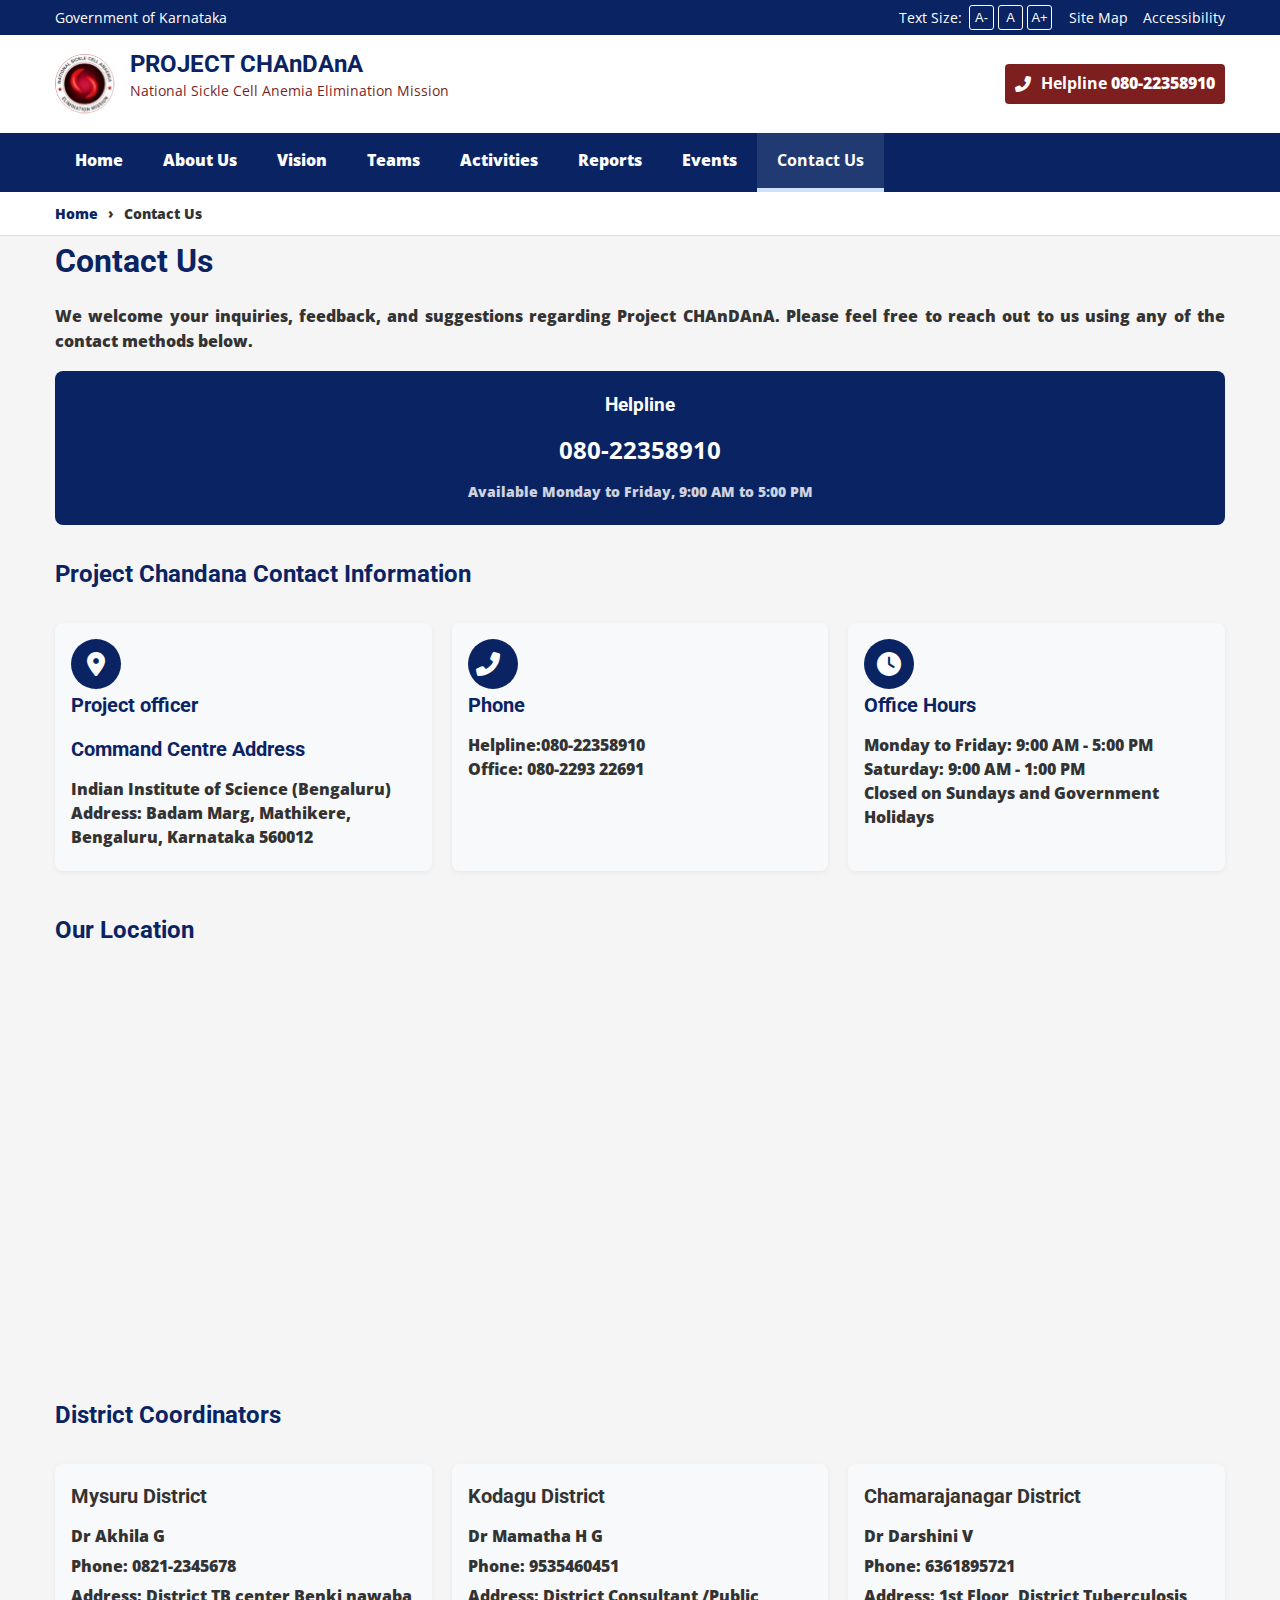
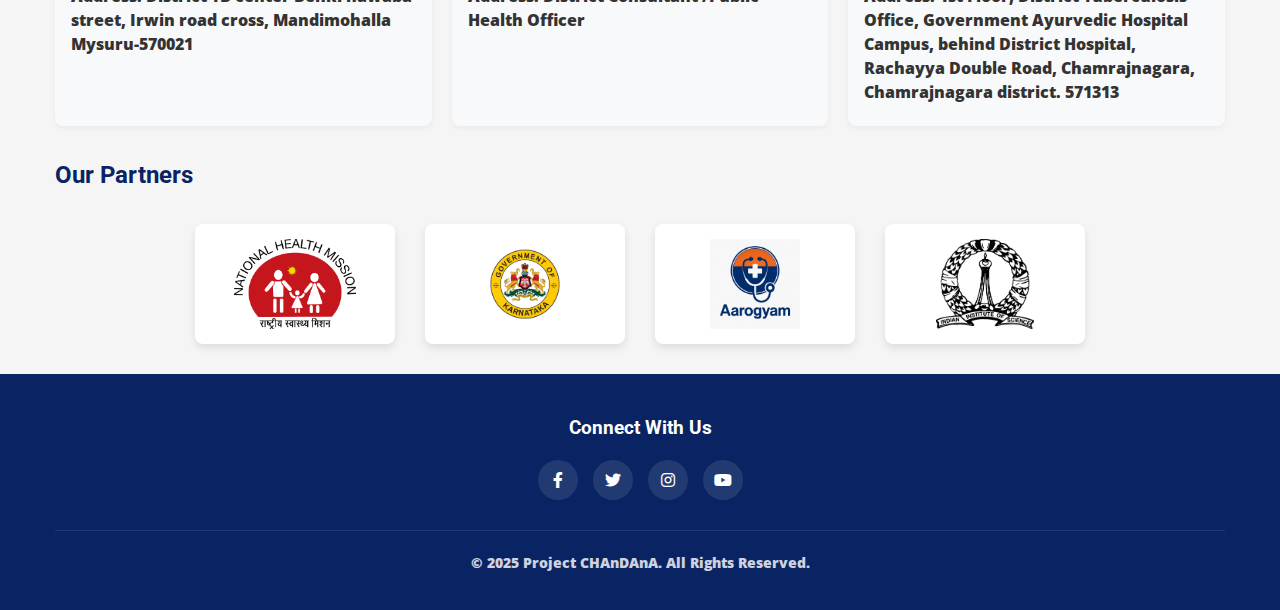
<file: contact.html>
<!DOCTYPE html>
<html lang="en">
<head>
       <meta charset="UTF-8">
    <meta name="viewport" content="width=device-width, initial-scale=1.0">
  <title>Project CHAnDAnA – Combating Sickle Cell Anemia in Karnataka</title>
  <meta name="description" content="Project CHAnDAnA is Karnataka's mission to fight Sickle Cell Anemia using technology and community outreach." />
  <meta name="keywords" content="Project CHAnDAnA, Sickle Cell Anemia, Karnataka, NHM, Health Mission, Tribal Health, India" />

  <!-- Favicon -->
  <link rel="apple-touch-icon" sizes="180x180" href="images//favicon_io/apple-touch-icon.png">
  <link rel="icon" type="image/png" sizes="32x32" href="images//favicon_io/favicon-32x32.png">
  <link rel="icon" type="image/png" sizes="16x16" href="images//favicon_io/favicon-16x16.png">
  <link rel="manifest" href="images//favicon_io/site.webmanifest">
    <title>Project CHAnDAnA - Contact Us</title>
    <link rel="stylesheet" href="css/govt-style.css">
    <link rel="stylesheet" href="css/partners.css">
    <link rel="stylesheet" href="https://cdnjs.cloudflare.com/ajax/libs/font-awesome/6.0.0-beta3/css/all.min.css">
    <link href="https://fonts.googleapis.com/css2?family=Roboto:wght@400;500;700&family=Open+Sans:wght@400;600&display=swap" rel="stylesheet">
    <style>
        .contact-section {
            margin-bottom: 40px;
        }
        
        .contact-info {
            background-color: #f8f9fa;
            padding: 30px;
            border-radius: 8px;
            margin-bottom: 30px;
        }
        
        .contact-info-item {
            display: flex;
            margin-bottom: 20px;
        }
        
        .contact-info-item:last-child {
            margin-bottom: 0;
        }
        
        .contact-icon {
            width: 50px;
            height: 50px;
            background-color: var(--primary-color);
            border-radius: 50%;
            display: flex;
            justify-content: center;
            align-items: center;
            margin-right: 20px;
            flex-shrink: 0;
        }
        
        .contact-icon i {
            color: white;
            font-size: 1.5rem;
        }
        
        .contact-details h3 {
            color: var(--primary-color);
            margin-bottom: 5px;
        }
        
        .contact-form {
            background-color: #fff;
            padding: 30px;
            border-radius: 8px;
            box-shadow: 0 4px 8px rgba(0, 0, 0, 0.1);
        }
        
        .form-group {
            margin-bottom: 20px;
        }
        
        .form-group label {
            display: block;
            margin-bottom: 5px;
            font-weight: bold;
        }
        
        .form-control {
            width: 100%;
            padding: 10px;
            border: 1px solid #ddd;
            border-radius: 4px;
            font-size: 1rem;
        }
        
        textarea.form-control {
            height: 150px;
            resize: vertical;
        }
        
        .form-check {
            display: flex;
            align-items: flex-start;
            margin-bottom: 20px;
        }
        
        .form-check-input {
            margin-right: 10px;
            margin-top: 5px;
        }
        
        .map-container {
            height: 400px;
            border-radius: 8px;
            overflow: hidden;
            margin-bottom: 30px;
        }
        
        .map-container iframe {
            width: 100%;
            height: 100%;
            border: 0;
        }
        
        .helpline-box {
            background-color: var(--primary-color);
            color: white;
            padding: 20px;
            border-radius: 8px;
            margin-bottom: 30px;
            text-align: center;
        }
        
        .helpline-box h3 {
            margin-bottom: 10px;
        }
        
        .helpline-number {
            font-size: 1.5rem;
            font-weight: bold;
            display: block;
            margin-bottom: 10px;
        }
        
        .helpline-time {
            font-size: 0.9rem;
            opacity: 0.8;
        }
    
  .districts-container {
    display: flex;
    flex-wrap: wrap;
    gap: 20px;
    justify-content: space-between;
    margin: 30px 0;
  }

  .contact-info-box {
    flex: 1 1 calc(33.333% - 20px);
    background-color: #f8f9fa;
    padding: 16px;
    border-radius: 8px;
    box-shadow: 0 2px 6px rgba(0, 0, 0, 0.05);
    min-width: 280px;
  }

  .contact-info-box h3 {
    margin-bottom: 12px;
    font-size: 1.25rem;
  }

  .contact-info-box p {
    margin-bottom: 6px;
    line-height: 1.5;
    text-align: left;
  }

  .contact-info-box a {
    color: #007bff;
    text-decoration: none;
  }

  @media (max-width: 768px) {
    .contact-info-box {
      flex: 1 1 100%;
    }
  }
    </style>
<link rel="stylesheet" href="css/responsive.css">
</head>
<body>
    <!-- Skip to Main Content Link for Accessibility -->
    <a href="#main-content" class="skip-to-content">Skip to main content</a>
    
    <!-- Top Bar -->
    <div class="top-bar">
        <div class="container">
            <div class="top-bar-content">
                <div class="top-bar-left">
                    <span>Government of Karnataka</span>
                </div>
                <div class="top-bar-right">
                    <div class="font-size-controls" aria-label="Change font size">
                        <span>Text Size:</span>
                        <button class="font-size-btn" id="decrease-font" aria-label="Decrease font size">A-</button>
                        <button class="font-size-btn" id="default-font" aria-label="Default font size">A</button>
                        <button class="font-size-btn" id="increase-font" aria-label="Increase font size">A+</button>
                    </div>
                    <a href="#" aria-label="Site Map">Site Map</a>
                    <a href="#" aria-label="Accessibility Statement">Accessibility</a>
                </div>
            </div>
        </div>
    </div>

    <!-- Header Section -->
    <header>
        <div class="container">
            <div class="header-main">
                <div class="logo">
                    <img src="images/nsa.svg" alt="National Sickle Cell Anemia Elimination Mission Logo" width="80" height="80">
                    <div class="logo-text">
                        <h1>PROJECT CHAnDAnA</h1>
                        <p>National Sickle Cell Anemia Elimination Mission</p>
                    </div>
                </div>
                <div class="header-right">
                    
                    <div class="helpline">
                        <a href="tel:08022358910" aria-label="Call helpline">
                            <i class="fas fa-phone-alt"></i>
                            <span><b>Helpline<b/> 080-22358910</span>
                        </a>
                    </div>
                    <div class="menu-toggle" aria-label="Toggle menu" aria-expanded="false" aria-controls="main-nav">
                        <i class="fas fa-bars"></i>
                    </div>
                </div>
            </div>
        </div>
        <nav id="main-nav" role="navigation" aria-label="Main navigation">
            <div class="container">
                <ul class="main-menu">
                    <li><a href="index.html">Home</a></li>
                    <li><a href="about.html">About Us</a></li>
                    <li><a href="vision.html">Vision</a></li>
                    <li><a href="teams.html">Teams</a></li>
                    <li><a href="activities.html">Activities</a></li>
                    <li><a href="reports.html">Reports</a></li>
                    <li><a href="events.html">Events</a></li>
                    <li><a href="contact.html" class="active" aria-current="page">Contact Us</a></li>
                </ul>
            </div>
        </nav>
    </header>

    <!-- Breadcrumb -->
    <div class="breadcrumb" aria-label="Breadcrumb">
        <div class="container">
            <ul>
                <li><a href="index.html">Home</a></li>
                <li>Contact Us</li>
            </ul>
        </div>
    </div>

    <!-- Main Content -->
    <main id="main-content">
        <div class="container">
            <h1 class="page-title">Contact Us</h1>
            
            <section class="contact-intro">
                <p>We welcome your inquiries, feedback, and suggestions regarding Project CHAnDAnA. Please feel free to reach out to us using any of the contact methods below.</p>
            </section>
            
            <div class="helpline-box">
                <h3>Helpline</h3>
                <span class="helpline-number">080-22358910</span>
                <span class="helpline-time">Available Monday to Friday, 9:00 AM to 5:00 PM</span>
            </div>
             <section class="district-contacts">
            <div class="row">
                <div class="col-md-6">
                     
                    <section class="contact-section">
                        <h2>Project Chandana Contact Information</h2>
                        <div class="districts-container">
                            <div class="contact-info-box">
                                <div class="contact-icon">
                                    <i class="fas fa-map-marker-alt"></i>
                                </div>
                                <div class="contact-details">
                                    <h3>Project officer </h3>
                                    <h3></h3>
                                    <h3>Command Centre  Address</h3>
                                    <p>Indian Institute of Science (Bengaluru)
Address: Badam Marg, Mathikere, Bengaluru, Karnataka 560012</p>
                                    <!-- <p>Department of Health and Family Welfare,<br>Government of Karnataka,<br>Bengaluru - 560001</p> -->
                                </div>
                            </div>
                            <div class="contact-info-box">
                                <div class="contact-icon">
                                    <i class="fas fa-phone-alt"></i>
                                </div>
                                <div class="contact-details">
                                    <h3>Phone</h3>
                                    <p>Helpline:080-22358910<br>Office: 080-2293 22691</p>
                                </div>
                            </div>
                            <!-- <div class="contact-info-box">
                                <div class="contact-icon">
                                    <i class="fas fa-envelope"></i>
                                </div>
                                <div class="contact-details">
                                    <h3>Email</h3>
                                    <p><a href="mailto:"></a><br>
                                         <p>project chandana </p> -->
                                    <!-- <a href="mailto:support@projectchandana.gov.in">support@projectchandana.gov.in</a></p> -->
                                <!-- </div>
                            </div> -->
                            <div class="contact-info-box">
                                <div class="contact-icon">
                                    <i class="fas fa-clock"></i>
                                </div>
                                <div class="contact-details">
                                    <h3>Office Hours</h3>
                                    <p>Monday to Friday: 9:00 AM - 5:00 PM<br>Saturday: 9:00 AM - 1:00 PM<br>Closed on Sundays and Government Holidays</p>
                                </div>
                            </div>
                        </div>
                    </section>
                </div>
                <div class="col-md-6">
                    <!-- <section class="contact-section">
                        <h2>Send Us a Message</h2>
                        <div class="contact-form">
                            <form action="#" method="post">
                                <div class="form-group">
                                    <label for="name">Name</label>
                                    <input type="text" class="form-control" id="name" name="name" required>
                                </div>
                                <div class="form-group">
                                    <label for="email">Email</label>
                                    <input type="email" class="form-control" id="email" name="email" required>
                                </div>
                                <div class="form-group">
                                    <label for="phone">Phone</label>
                                    <input type="tel" class="form-control" id="phone" name="phone">
                                </div>
                                <div class="form-group">
                                    <label for="subject">Subject</label>
                                    <input type="text" class="form-control" id="subject" name="subject" required>
                                </div>
                                <div class="form-group">
                                    <label for="message">Message</label>
                                    <textarea class="form-control" id="message" name="message" required></textarea>
                                </div>
                                <div class="form-check">
                                    <input type="checkbox" class="form-check-input" id="consent" name="consent" required>
                                    <label class="form-check-label" for="consent">I consent to the processing of my personal data in accordance with the privacy policy.</label>
                                </div>
                                <button type="submit" class="btn btn-primary">Send Message</button>
                            </form>
                        </div>
                    </section> -->
                </div>
             
            </div>
               </section>
            
            <section class="map-section">
                <h2>Our Location</h2>
                <div class="map-container">
                   
                    <iframe src="https://www.google.com/maps/embed?pb=!1m18!1m12!1m3!1d3887.2924168765758!2d77.56335117321055!3d13.017041413884186!2m3!1f0!2f0!3f0!3m2!1i1024!2i768!4f13.1!3m3!1m2!1s0x3bae17d757d11bfb%3A0x3fc1cd64d345c13f!2sIndian%20Institute%20of%20Science%20(Bengaluru)!5e0!3m2!1sen!2sin!4v1751958531773!5m2!1sen!2sin" allowfullscreen="" loading="lazy" title="Map showing our office location"></iframe>
                </div>
            </section>
            
            <section class="district-contacts">
                <h2>District Coordinators</h2>
              
                <div class="districts-container">
  <div class="contact-info-box">
    <h3>Mysuru District</h3>
    <p><strong></strong> Dr Akhila G</p>
    <p><strong>Phone:</strong> 0821-2345678</p>
    <!-- <p><strong>Email:</strong> <a href="mailto:mysuru.dho@example.com">mysuru.dho@example.com</a></p> -->
    <p><strong>Address:</strong> District TB center Benki nawaba street, Irwin road cross, Mandimohalla
Mysuru-570021</p>
    
  </div>
  
  <div class="contact-info-box">
    <h3>Kodagu District</h3>
    <p><strong></strong> Dr Mamatha H G</p>
    <p><strong>Phone:</strong> 9535460451</p>
    <!-- <p><strong>Email:</strong> <a href="mailto:kodagu.dho@example.com">kodagu.dho@example.com</a></p> -->
    <p><strong>Address:</strong> District Consultant /Public Health Officer</p>
    
  </div>
  
  <div class="contact-info-box">
    <h3>Chamarajanagar District</h3>
    <p><strong></strong> Dr Darshini V</p>
    <p><strong>Phone:</strong> 6361895721</p>
    <!-- <p><strong>Email:</strong> <a href="mailto:chamarajanagar.dho@example.com">chamarajanagar.dho@example.com</a></p> -->
    <p><strong>Address:</strong> 1st Floor, District Tuberculosis Office, Government Ayurvedic Hospital Campus, behind District Hospital, Rachayya Double Road, Chamrajnagara, Chamrajnagara district. 571313</p>
    
  </div>
</div>
            </section>
            
            <section class="partners-section">
                <h2>Our Partners</h2>
                <div class="partners-logo-container">
                    <div class="partner-logo">
                        <img src="images/healthmission.png" alt="National Sickle Cell Anemia Elimination Mission">
                    </div>
                    <div class="partner-logo">
                        <img src="images/karnatka.png" alt="Government of Karnataka">
                    </div>
                    <div class="partner-logo">
                        <img src="images/indianoil-logo.png" alt="IndianOil Aarogyam">
                    </div>
                    <div class="partner-logo">
                        <img src="images/isim.png" alt="Indian Institute of Science">
                    </div>
                </div>
            </section>
        </div>
    </main>

    <!-- Footer Section -->
    <footer role="contentinfo">
        <div class="container">
            <div class="footer-content">
                
                <!-- <div class="footer-section">
                    <h3>Contact Information</h3>
                    <address>
                        <p><i class="fas fa-map-marker-alt"></i> Department of Health and Family Welfare,<br>Government of Karnataka,<br>Bengaluru - 560001</p>
                        <p><i class="fas fa-phone-alt"></i> Helpline: 080-22358910</p>
                        <p><i class="fas fa-envelope"></i> <a href="mailto:"></a></p>
                    </address>
                </div> -->
                <div class="footer-section">
                    <h3>Connect With Us</h3>
                    <div class="social-links">
                        <a href="#" aria-label="Facebook"><i class="fab fa-facebook-f"></i></a>
                        <a href="#" aria-label="Twitter"><i class="fab fa-twitter"></i></a>
                        <a href="#" aria-label="Instagram"><i class="fab fa-instagram"></i></a>
                        <a href="https://www.youtube.com/@Project_Chandana" aria-label="YouTube" target="_blank"><i class="fab fa-youtube"></i></a>
                    </div>
                </div>
            </div>
            <div class="footer-bottom">
                <p>&copy; 2025 Project CHAnDAnA. All Rights Reserved.</p>
                <p></p>
                
            </div>
        </div>
    </footer>

    <script src="js/accessibility.js"></script>
</body>
</html>
</file>
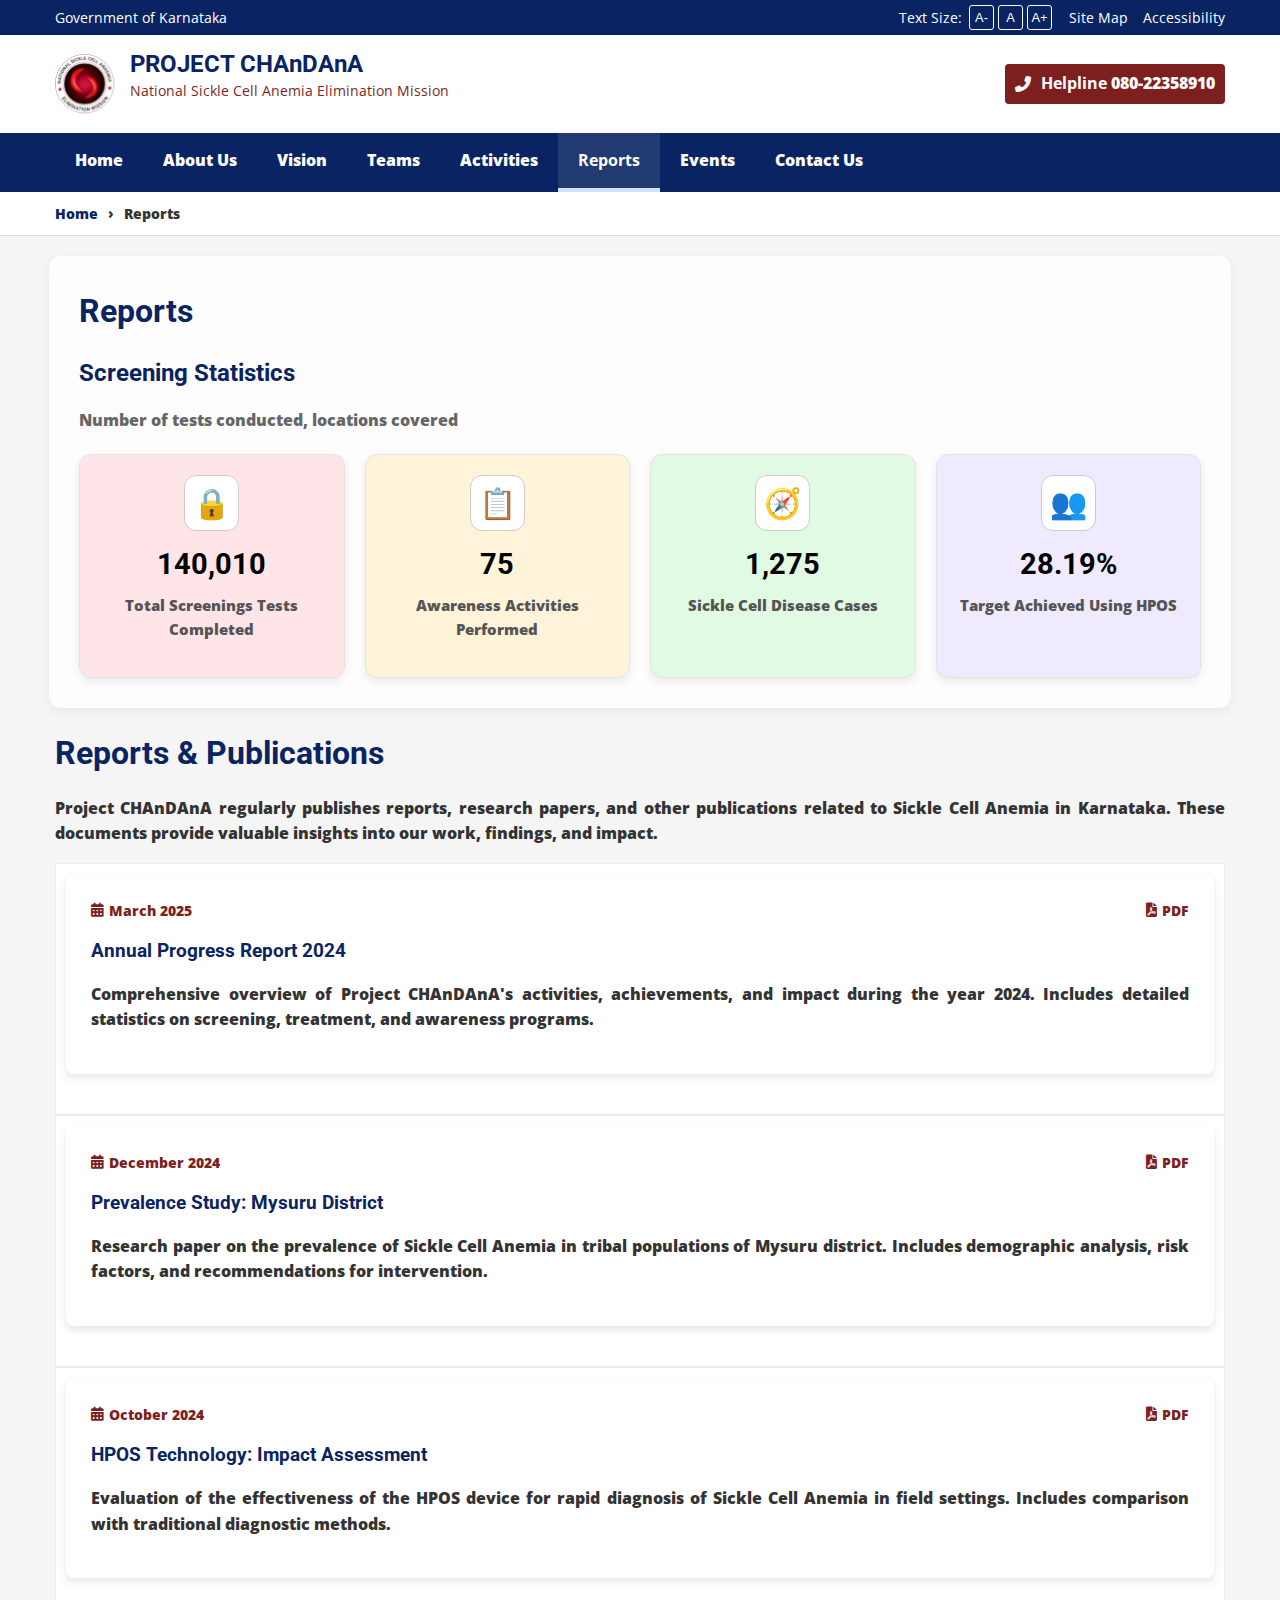
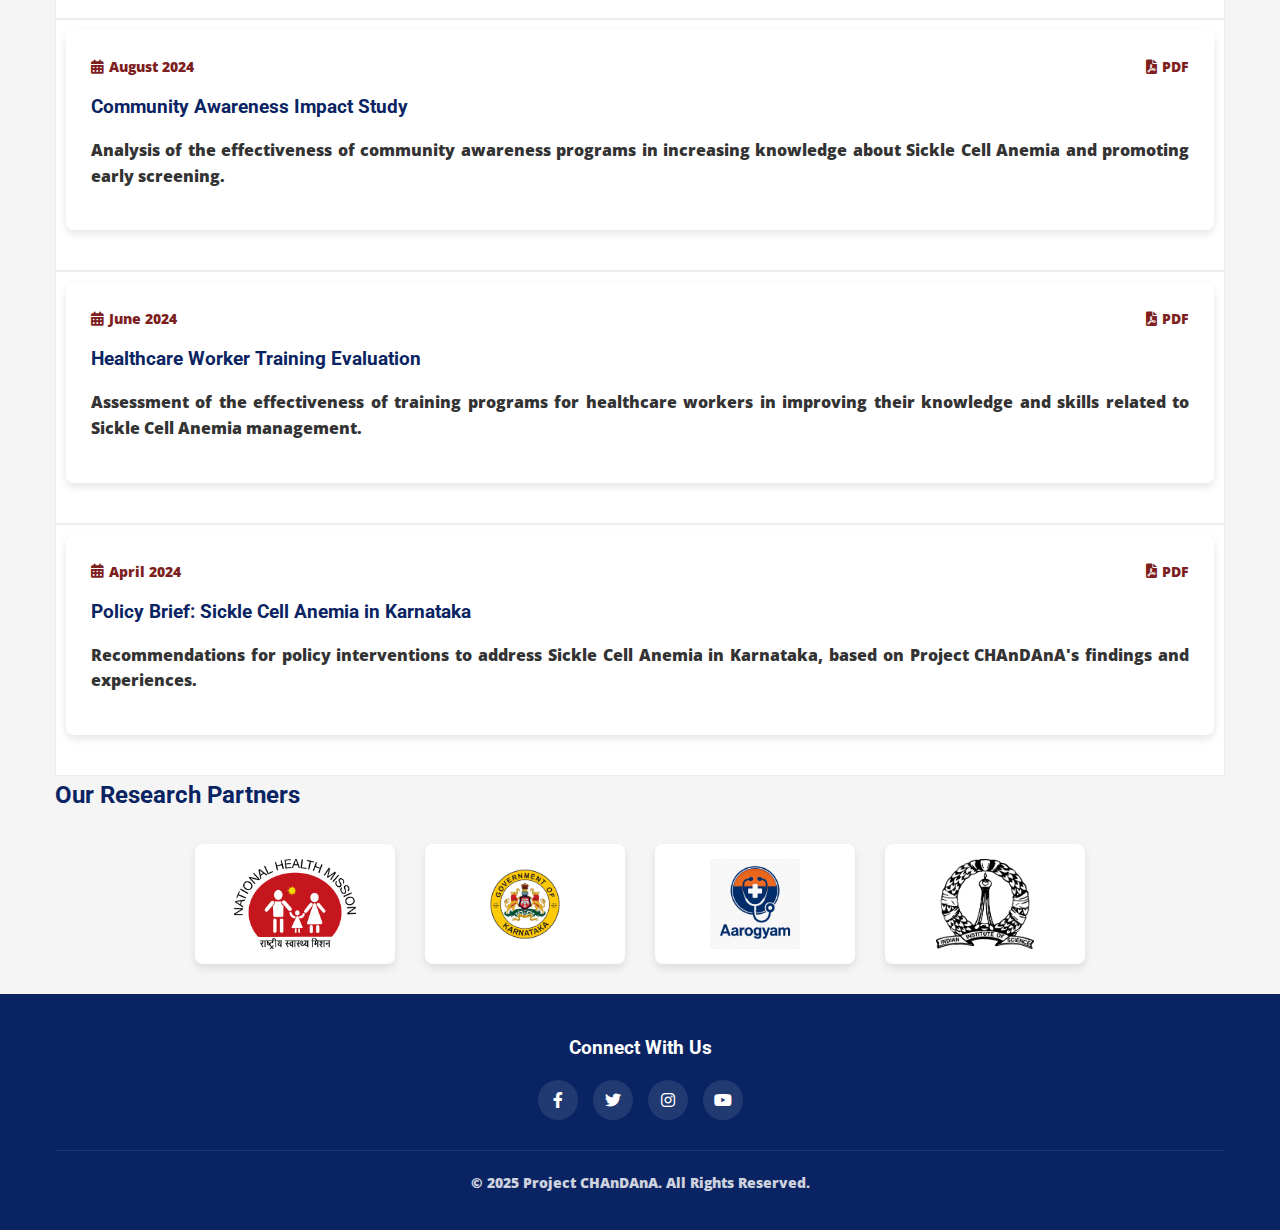
<file: reports.html>
<!DOCTYPE html>
<html lang="en">
<head>
       <meta charset="UTF-8">
    <meta name="viewport" content="width=device-width, initial-scale=1.0">
  <title>Project CHAnDAnA – Combating Sickle Cell Anemia in Karnataka</title>
  <meta name="description" content="Project CHAnDAnA is Karnataka's mission to fight Sickle Cell Anemia using technology and community outreach." />
  <meta name="keywords" content="Project CHAnDAnA, Sickle Cell Anemia, Karnataka, NHM, Health Mission, Tribal Health, India" />

  <!-- Favicon -->
  <link rel="apple-touch-icon" sizes="180x180" href="images//favicon_io/apple-touch-icon.png">
  <link rel="icon" type="image/png" sizes="32x32" href="images//favicon_io/favicon-32x32.png">
  <link rel="icon" type="image/png" sizes="16x16" href="images//favicon_io/favicon-16x16.png">
  <link rel="manifest" href="images//favicon_io/site.webmanifest">
    <title>Project CHAnDAnA - Reports</title>
    <link rel="stylesheet" href="css/govt-style.css">
    <link rel="stylesheet" href="css/partners.css">
    <link rel="stylesheet" href="https://cdnjs.cloudflare.com/ajax/libs/font-awesome/6.0.0-beta3/css/all.min.css">
    <link href="https://fonts.googleapis.com/css2?family=Roboto:wght@400;500;700&family=Open+Sans:wght@400;600&display=swap" rel="stylesheet">
    <style>
        .report-card {
            background-color: #fff;
            border-radius: 8px;
            box-shadow: 0 4px 8px rgba(0, 0, 0, 0.1);
            overflow: hidden;
            margin-bottom: 30px;
            transition: transform 0.3s ease;
            display: flex;
            flex-direction: column;
            height: 100%;
        }
        
        .report-card:hover {
            transform: translateY(-5px);
        }
        
        .report-image {
            width: 100%;
            height: 200px;
            object-fit: cover;
        }
        
        .report-content {
            padding: 25px;
            flex-grow: 1;
            display: flex;
            flex-direction: column;
        }
        
        .report-content h3 {
            color: var(--primary-color);
            margin-bottom: 15px;
        }
        
        .report-meta {
            display: flex;
            justify-content: space-between;
            margin-bottom: 15px;
            color: var(--secondary-color);
            font-size: 0.9rem;
        }
        
        .report-meta span {
            display: flex;
            align-items: center;
        }
        
        .report-meta i {
            margin-right: 5px;
        }
        
        .report-actions {
            margin-top: auto;
            display: flex;
            gap: 10px;
        }
        
        .report-actions .btn {
            flex: 1;
            text-align: center;
            padding: 8px 12px;
        }
        
        .report-filters {
            background-color: #f8f9fa;
            padding: 20px;
            border-radius: 8px;
            margin-bottom: 30px;
        }
        
        .filter-row {
            display: flex;
            flex-wrap: wrap;
            gap: 15px;
            margin-bottom: 15px;
        }
        
        .filter-group {
            flex: 1;
            min-width: 200px;
        }
        
        .filter-group label {
            display: block;
            margin-bottom: 5px;
            font-weight: bold;
        }
        
        .filter-group select,
        .filter-group input {
            width: 100%;
            padding: 8px;
            border: 1px solid #ddd;
            border-radius: 4px;
        }
        
        .filter-actions {
            display: flex;
            justify-content: flex-end;
            gap: 10px;
        }


        /* reports section*/
         .report-section {
         background: #fdfdfd;
    border-radius: 12px;
    padding: 30px;
    box-shadow: 0 4px 12px rgba(0, 0, 0, 0.05);
    /* max-width: 1000px; */
    margin: auto;
    margin: 20px -6px;
    }
    .report-grid {
      display: flex;
      flex-wrap: wrap;
      gap: 20px;
      justify-content: center;
    }
    .report-box {
      flex: 1 1 200px;
      min-width: 180px;
      background: #fff;
      border-radius: 12px;
      padding: 20px;
      text-align: center;
      box-shadow: 0 4px 10px rgba(0,0,0,0.08);
      position: relative;
      border:1px solid #e3e3e3
    }
    .report-box .icon {
     font-size: 30px;
    margin-bottom: 10px;
    display: inline-block;
    background: #fff;
    border-radius: 12px;
    padding: 3px 8px;
    border: 1px solid #ccc;
    }
    .report-box h3 {
      font-size: 1.8rem;
      margin-bottom: 6px;
      color: #000
    }
    .report-box p {
      font-size: 0.95rem;
      color: #555;
      text-align: center;
    }
    .report-box .change {
      margin-top: 8px;
      font-size: 0.85rem;
      color: #008000;
    }
    .bg-red { background-color: #ffe5e7; }
    .bg-orange { background-color: #fff3d9; }
    .bg-green { background-color: #e0fae3; }
    .bg-purple { background-color: #f0eaff; }

    @media (max-width: 600px) {
      .report-box h3 { font-size: 1.4rem; }
    }
    </style>
<link rel="stylesheet" href="css/responsive.css">
</head>
<body>
    <!-- Skip to Main Content Link for Accessibility -->
    <a href="#main-content" class="skip-to-content">Skip to main content</a>
    
    <!-- Top Bar -->
    <div class="top-bar">
        <div class="container">
            <div class="top-bar-content">
                <div class="top-bar-left">
                    <span>Government of Karnataka</span>
                </div>
                <div class="top-bar-right">
                    <div class="font-size-controls" aria-label="Change font size">
                        <span>Text Size:</span>
                        <button class="font-size-btn" id="decrease-font" aria-label="Decrease font size">A-</button>
                        <button class="font-size-btn" id="default-font" aria-label="Default font size">A</button>
                        <button class="font-size-btn" id="increase-font" aria-label="Increase font size">A+</button>
                    </div>
                    <a href="#" aria-label="Site Map">Site Map</a>
                    <a href="#" aria-label="Accessibility Statement">Accessibility</a>
                </div>
            </div>
        </div>
    </div>

    <!-- Header Section -->
    <header>
        <div class="container">
            <div class="header-main">
                <div class="logo">
                    <img src="images/nsa.svg" alt="National Sickle Cell Anemia Elimination Mission Logo" width="80" height="80">
                    <div class="logo-text">
                        <h1>PROJECT CHAnDAnA</h1>
                        <p>National Sickle Cell Anemia Elimination Mission</p>
                    </div>
                </div>
                <div class="header-right">
                    
                    <div class="helpline">
                        <a href="tel:08022358910" aria-label="Call helpline">
                            <i class="fas fa-phone-alt"></i>
                            <span><b>Helpline<b/> 080-22358910</span>
                        </a>
                    </div>
                    <div class="menu-toggle" aria-label="Toggle menu" aria-expanded="false" aria-controls="main-nav">
                        <i class="fas fa-bars"></i>
                    </div>
                </div>
            </div>
        </div>
        <nav id="main-nav" role="navigation" aria-label="Main navigation">
            <div class="container">
                <ul class="main-menu">
                    <li><a href="index.html">Home</a></li>
                    <li><a href="about.html">About Us</a></li>
                    <li><a href="vision.html">Vision</a></li>
                    <li><a href="teams.html">Teams</a></li>
                    <li><a href="activities.html">Activities</a></li>
                    <li><a href="reports.html" class="active" aria-current="page">Reports</a></li>
                    <li><a href="events.html">Events</a></li>
                    <li><a href="contact.html">Contact Us</a></li>
                </ul>
            </div>
        </nav>
    </header>

    <!-- Breadcrumb -->
    <div class="breadcrumb" aria-label="Breadcrumb">
        <div class="container">
            <ul>
                <li><a href="index.html">Home</a></li>
                <li>Reports</li>
            </ul>
        </div>
    </div>

    <!-- Main Content -->
    <main id="main-content">
        <div class="container">
              <div class="report-section">
    <h1>Reports</h1>
    <h2>Screening Statistics</h2>
    <p style="margin-bottom: 20px; color: #666;">Number of tests conducted, locations covered</p>

    <div class="report-grid">
      <div class="report-box bg-red">
        <div class="icon">🔒</div>
        <h3 id="count1">0</h3>
        <p>Total Screenings Tests Completed</p>
        <!-- <div class="change">+8%</div> -->
      </div>

      <div class="report-box bg-orange">
        <div class="icon">📋</div>
        <h3 id="count2">0</h3>
        <p>Awareness Activities Performed</p>
        <!-- <div class="change">+5%</div> -->
      </div>

      <div class="report-box bg-green">
        <div class="icon">🧭</div>
        <h3 id="count3">0</h3>
        <p>Sickle Cell Disease Cases</p>
        <!-- <div class="change">+1.2%</div> -->
      </div>

      <div class="report-box bg-purple">
        <div class="icon">👥</div>
        <h3 id="count4">80.27%</h3>
        <p>Target Achieved Using HPOS</p>
        <!-- <div class="change">80.27%</div> -->
      </div>
    </div>
  </div>
            <h1 class="page-title">Reports & Publications</h1>
            
            <section class="reports-intro">
                <p>Project CHAnDAnA regularly publishes reports, research papers, and other publications related to Sickle Cell Anemia in Karnataka. These documents provide valuable insights into our work, findings, and impact.</p>
            </section>
            
            <!-- <section class="report-filters">
                <h2>Filter Reports</h2>
                <div class="filter-row">
                    <div class="filter-group">
                        <label for="report-type">Report Type</label>
                        <select id="report-type" name="report-type">
                            <option value="all">All Types</option>
                            <option value="progress">Progress Reports</option>
                            <option value="research">Research Papers</option>
                            <option value="case-studies">Case Studies</option>
                            <option value="policy">Policy Briefs</option>
                        </select>
                    </div>
                    <div class="filter-group">
                        <label for="report-district">District</label>
                        <select id="report-district" name="report-district">
                            <option value="all">All Districts</option>
                            <option value="mysuru">Mysuru</option>
                            <option value="kodagu">Kodagu</option>
                            <option value="chamarajanagar">Chamarajanagar</option>
                        </select>
                    </div>
                    <div class="filter-group">
                        <label for="report-year">Year</label>
                        <select id="report-year" name="report-year">
                            <option value="all">All Years</option>
                            <option value="2025">2025</option>
                            <option value="2024">2024</option>
                            <option value="2023">2023</option>
                            <option value="2022">2022</option>
                        </select>
                    </div>
                </div>
                <div class="filter-actions">
                    <button class="btn btn-outline">Reset Filters</button>
                    <button class="btn btn-primary">Apply Filters</button>
                </div>
            </section> -->
            
            <section class="reports-grid">
                <div class="row">
                    <div class="col-md-4 mb-4 p-2">
                        <div class="report-card">
                            <!-- <img src="images/reports.png" alt="Annual Progress Report 2024" class="report-image"> -->
                            <div class="report-content">
                                <div class="report-meta">
                                    <span><i class="fas fa-calendar-alt"></i> March 2025</span>
                                    <span><i class="fas fa-file-pdf"></i> PDF</span>
                                </div>
                                <h3>Annual Progress Report 2024</h3>
                                <p>Comprehensive overview of Project CHAnDAnA's activities, achievements, and impact during the year 2024. Includes detailed statistics on screening, treatment, and awareness programs.</p>
                                <!--  <div class="report-actions">
                                    <a href="#" class="btn btn-outline"><i class="fas fa-eye"></i> View</a>
                                    <a href="#" class="btn btn-primary"><i class="fas fa-download"></i> Download</a>
                                </div> --> 
                            </div>
                        </div>
                    </div>
                    <div class="col-md-4 mb-4 p-2">
                        <div class="report-card">
                            <!-- <img src="https://encrypted-tbn0.gstatic.com/images?q=tbn:ANd9GcQRQIWZotxRbQst2YNqs_7QDQvDKkh1fUCXSA&s" alt="Prevalence Study: Mysuru District" class="report-image"> -->
                            <div class="report-content">
                                <div class="report-meta">
                                    <span><i class="fas fa-calendar-alt"></i> December 2024</span>
                                    <span><i class="fas fa-file-pdf"></i> PDF</span>
                                </div>
                                <h3>Prevalence Study: Mysuru District</h3>
                                <p>Research paper on the prevalence of Sickle Cell Anemia in tribal populations of Mysuru district. Includes demographic analysis, risk factors, and recommendations for intervention.</p>
                                <!-- <div class="report-actions">
                                    <a href="#" class="btn btn-outline"><i class="fas fa-eye"></i> View</a>
                                    <a href="#" class="btn btn-primary"><i class="fas fa-download"></i> Download</a>
                                </div> -->
                            </div>
                        </div>
                    </div>
                    <div class="col-md-4 mb-4 p-2">
                        <div class="report-card">
                            <!-- <img src="images/reports.png" alt="HPOS Technology: Impact Assessment" class="report-image"> -->
                            <div class="report-content">
                                <div class="report-meta">
                                    <span><i class="fas fa-calendar-alt"></i> October 2024</span>
                                    <span><i class="fas fa-file-pdf"></i> PDF</span>
                                </div>
                                <h3>HPOS Technology: Impact Assessment</h3>
                                <p>Evaluation of the effectiveness of the HPOS device for rapid diagnosis of Sickle Cell Anemia in field settings. Includes comparison with traditional diagnostic methods.</p>
                                <!-- <div class="report-actions">
                                    <a href="#" class="btn btn-outline"><i class="fas fa-eye"></i> View</a>
                                    <a href="#" class="btn btn-primary"><i class="fas fa-download"></i> Download</a>
                                </div> -->
                            </div>
                        </div>
                    </div>
                </div>
                <div class="row">
                    <div class="col-md-4 mb-4 p-2">
                        <div class="report-card">
                            <!-- <img src="https://media.licdn.com/dms/image/v2/D4E12AQGa18YLH2wJfg/article-cover_image-shrink_600_2000/article-cover_image-shrink_600_2000/0/1710273217446?e=2147483647&v=beta&t=2RJeGjqX1ESUQ2ZLiNqJmhHpRBJcH7tzgFrACBxa6Xg" alt="Community Awareness Impact Study" class="report-image"> -->
                            <div class="report-content">
                                <div class="report-meta">
                                    <span><i class="fas fa-calendar-alt"></i> August 2024</span>
                                    <span><i class="fas fa-file-pdf"></i> PDF</span>
                                </div>
                                <h3>Community Awareness Impact Study</h3>
                                <p>Analysis of the effectiveness of community awareness programs in increasing knowledge about Sickle Cell Anemia and promoting early screening.</p>
                                <!-- <div class="report-actions">
                                    <a href="#" class="btn btn-outline"><i class="fas fa-eye"></i> View</a>
                                    <a href="#" class="btn btn-primary"><i class="fas fa-download"></i> Download</a>
                                </div> -->
                            </div>
                        </div>
                    </div>
                    <div class="col-md-4 mb-4 p-2">
                        <div class="report-card">
                            <!-- <img src="https://nurseslabs.com/wp-content/uploads/2016/12/Sickle-Cell-Anemia.png" alt="Healthcare Worker Training Evaluation" class="report-image"> -->
                            <div class="report-content">
                                <div class="report-meta">
                                    <span><i class="fas fa-calendar-alt"></i> June 2024</span>
                                    <span><i class="fas fa-file-pdf"></i> PDF</span>
                                </div>
                                <h3>Healthcare Worker Training Evaluation</h3>
                                <p>Assessment of the effectiveness of training programs for healthcare workers in improving their knowledge and skills related to Sickle Cell Anemia management.</p>
                                <!-- <div class="report-actions">
                                    <a href="#" class="btn btn-outline"><i class="fas fa-eye"></i> View</a>
                                    <a href="#" class="btn btn-primary"><i class="fas fa-download"></i> Download</a>
                                </div> -->
                            </div>
                        </div>
                    </div>
                    <div class="col-md-4 mb-4 p-2">
                        <div class="report-card">
                            <!-- <img src="images/reports.png" alt="Policy Brief: Sickle Cell Anemia in Karnataka" class="report-image"> -->
                            <div class="report-content">
                                <div class="report-meta">
                                    <span><i class="fas fa-calendar-alt"></i> April 2024</span>
                                    <span><i class="fas fa-file-pdf"></i> PDF</span>
                                </div>
                                <h3>Policy Brief: Sickle Cell Anemia in Karnataka</h3>
                                <p>Recommendations for policy interventions to address Sickle Cell Anemia in Karnataka, based on Project CHAnDAnA's findings and experiences.</p>
                                <!-- <div class="report-actions">
                                    <a href="#" class="btn btn-outline"><i class="fas fa-eye"></i> View</a>
                                    <a href="#" class="btn btn-primary"><i class="fas fa-download"></i> Download</a>
                                </div> -->
                            </div>
                        </div>
                    </div>
                </div>
            </section>
            
       
            
            <section class="partners-section">
                <h2>Our Research Partners</h2>
                <div class="partners-logo-container">
                    <div class="partner-logo">
                        <img src="images/healthmission.png" alt="National Sickle Cell Anemia Elimination Mission">
                    </div>
                    <div class="partner-logo">
                        <img src="images/karnatka.png" alt="Government of Karnataka">
                    </div>
                    <div class="partner-logo">
                        <img src="images/indianoil-logo.png" alt="IndianOil Aarogyam">
                    </div>
                    <div class="partner-logo">
                        <img src="images/isim.png" alt="Indian Institute of Science">
                    </div>
                </div>
            </section>
        </div>
    </main>

    <!-- Footer Section -->
    <footer role="contentinfo">
        <div class="container">
            <div class="footer-content">
                
                <!-- <div class="footer-section">
                    <h3>Contact Information</h3>
                    <address>
                        <p><i class="fas fa-map-marker-alt"></i> Department of Health and Family Welfare,<br>Government of Karnataka,<br>Bengaluru - 560001</p>
                        <p><i class="fas fa-phone-alt"></i> Helpline: 080-22358910</p>
                        <p><i class="fas fa-envelope"></i> <a href="mailto:"></a></p>
                    </address>
                </div> -->
                <div class="footer-section">
                    <h3>Connect With Us</h3>
                    <div class="social-links">
                        <a href="#" aria-label="Facebook"><i class="fab fa-facebook-f"></i></a>
                        <a href="#" aria-label="Twitter"><i class="fab fa-twitter"></i></a>
                        <a href="#" aria-label="Instagram"><i class="fab fa-instagram"></i></a>
                        <a href="https://www.youtube.com/@Project_Chandana" aria-label="YouTube" target="_blank"><i class="fab fa-youtube"></i></a>
                    </div>
                </div>
            </div>
            <div class="footer-bottom">
                <p>&copy; 2025 Project CHAnDAnA. All Rights Reserved.</p>
                <p></p>
                
            </div>
        </div>
    </footer>

    <script src="js/accessibility.js"></script>
     <script>
    function animateCount(id, end, duration, isPercentage = false) {
      const el = document.getElementById(id);
      const startTime = performance.now();
      const isFloat = end % 1 !== 0;

      function update(currentTime) {
        const elapsed = currentTime - startTime;
        const progress = Math.min(elapsed / duration, 1);
        const currentValue = end * progress;

        if (isPercentage) {
          el.textContent = currentValue.toFixed(2) + '%';
        } else {
          el.textContent = Math.floor(currentValue).toLocaleString();
        }

        if (progress < 1) {
          requestAnimationFrame(update);
        }
      }

      if (duration <= 0) {
        el.textContent = isPercentage ? end.toFixed(2) + '%' : Math.floor(end).toLocaleString();
      } else {
        requestAnimationFrame(update);
      }
    }

    window.onload = () => {
      animateCount("count1", 198737, 1000);
      animateCount("count2", 75, 500);
      animateCount("count3", 1275, 500);
     animateCount("count4", 80.02, 2000, true);
    };
  </script>
</body>
</html>
</file>
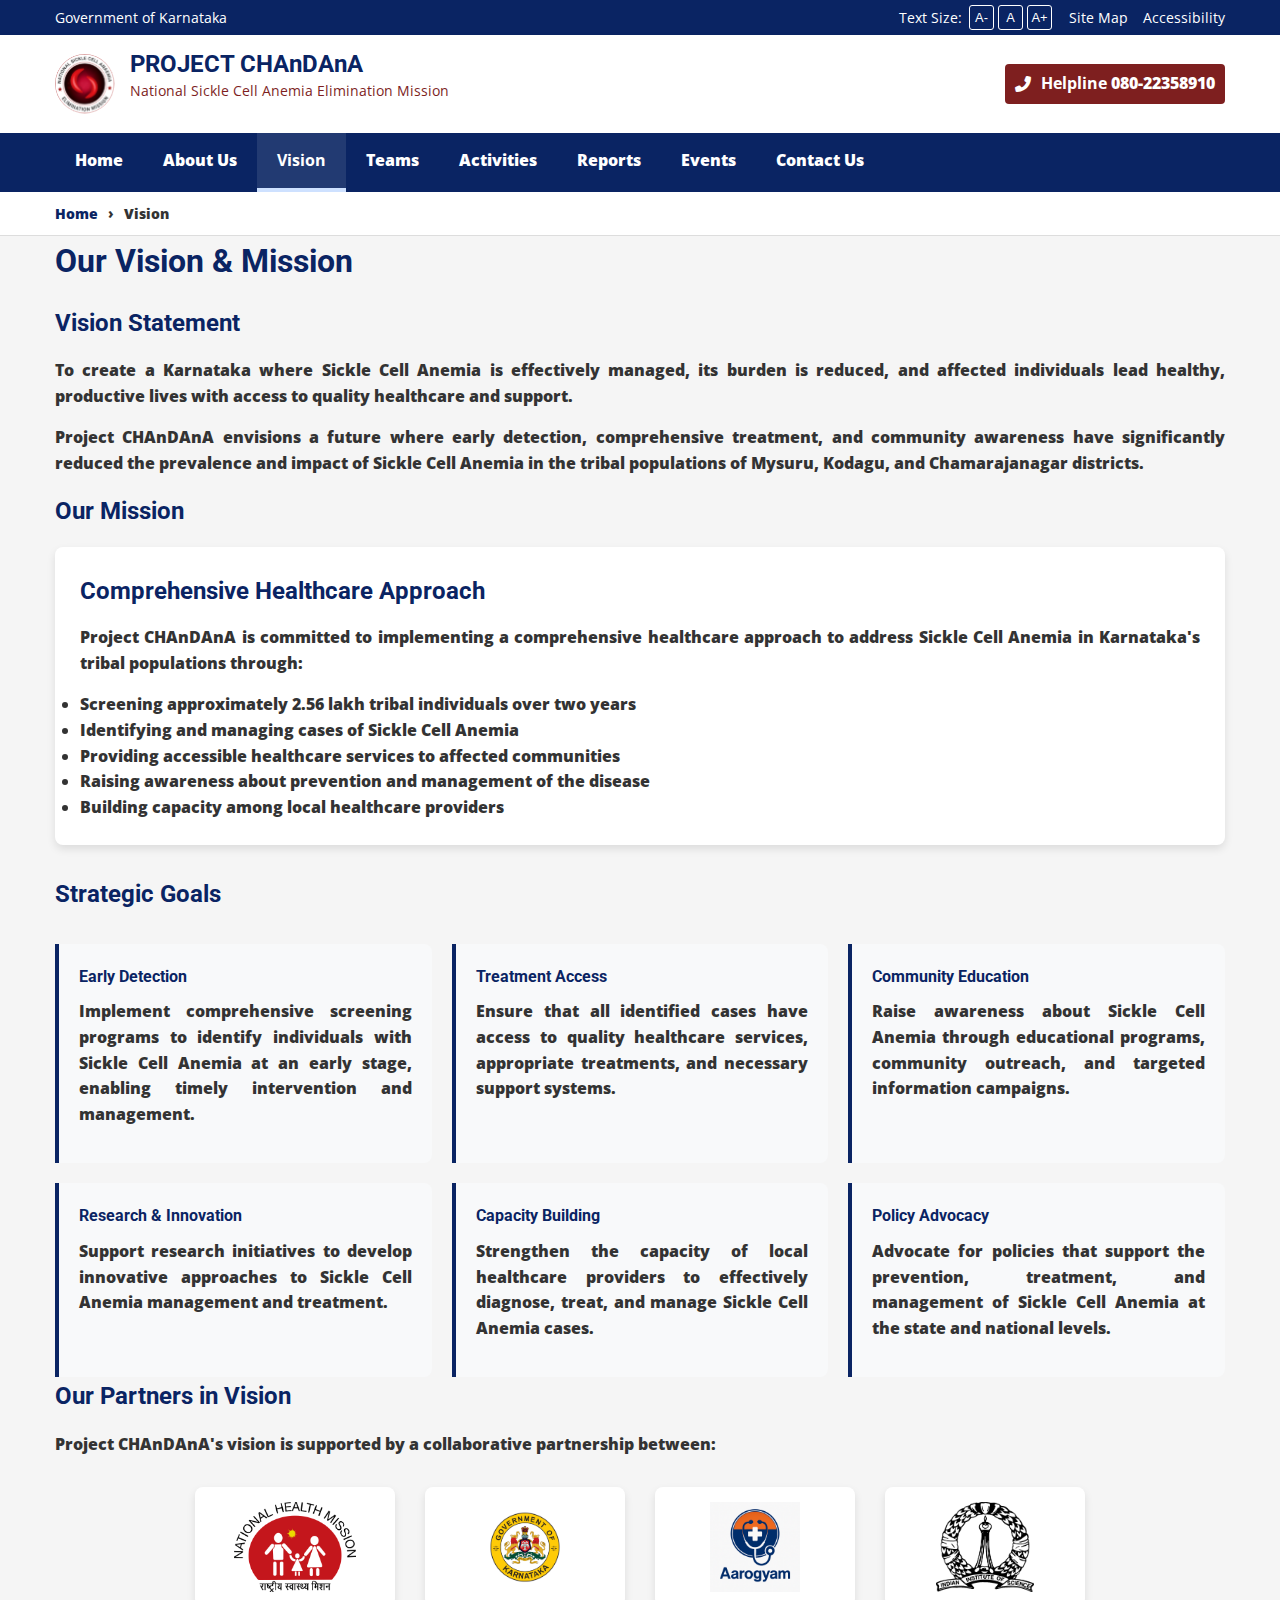
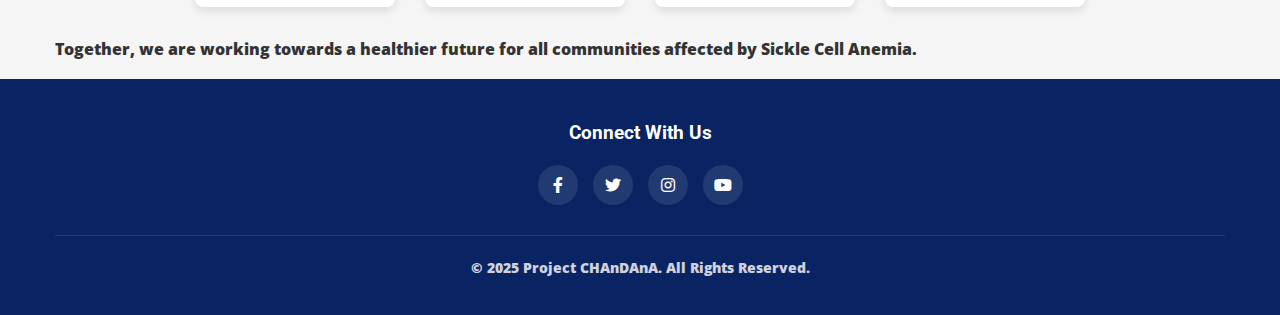
<file: vision.html>
<!DOCTYPE html>
<html lang="en">
<head>
       <meta charset="UTF-8">
    <meta name="viewport" content="width=device-width, initial-scale=1.0">
  <title>Project CHAnDAnA – Combating Sickle Cell Anemia in Karnataka</title>
  <meta name="description" content="Project CHAnDAnA is Karnataka's mission to fight Sickle Cell Anemia using technology and community outreach." />
  <meta name="keywords" content="Project CHAnDAnA, Sickle Cell Anemia, Karnataka, NHM, Health Mission, Tribal Health, India" />

  <!-- Favicon -->
  <link rel="apple-touch-icon" sizes="180x180" href="images//favicon_io/apple-touch-icon.png">
  <link rel="icon" type="image/png" sizes="32x32" href="images//favicon_io/favicon-32x32.png">
  <link rel="icon" type="image/png" sizes="16x16" href="images//favicon_io/favicon-16x16.png">
  <link rel="manifest" href="images//favicon_io/site.webmanifest">
    <title>Project CHAnDAnA - Vision</title>
    <link rel="stylesheet" href="css/govt-style.css">
    <link rel="stylesheet" href="css/partners.css">
    <link rel="stylesheet" href="https://cdnjs.cloudflare.com/ajax/libs/font-awesome/6.0.0-beta3/css/all.min.css">
    <link href="https://fonts.googleapis.com/css2?family=Roboto:wght@400;500;700&family=Open+Sans:wght@400;600&display=swap" rel="stylesheet">
    <style>
        .vision-card {
            background-color: #fff;
            border-radius: 8px;
            box-shadow: 0 4px 8px rgba(0, 0, 0, 0.1);
            padding: 25px;
            margin-bottom: 30px;
            transition: transform 0.3s ease;
        }
        
        .vision-card:hover {
            transform: translateY(-5px);
        }
        
        .vision-card h3 {
            color: var(--primary-color);
            margin-bottom: 15px;
            font-size: 1.5rem;
        }
        
        .vision-image {
            max-width: 100%;
            height: auto;
            border-radius: 8px;
            margin-bottom: 20px;
        }
        
        .vision-goals {
            display: flex;
            flex-wrap: wrap;
            gap: 20px;
            margin-top: 30px;
        }
        
        .goal-item {
            flex: 1 1 300px;
            background-color: #f8f9fa;
            border-left: 4px solid var(--primary-color);
            padding: 20px;
            border-radius: 0 8px 8px 0;
        }
        
        .goal-item h4 {
            color: var(--primary-color);
            margin-bottom: 10px;
        }
    </style>
<link rel="stylesheet" href="css/responsive.css">
</head>
<body>
    <!-- Skip to Main Content Link for Accessibility -->
    <a href="#main-content" class="skip-to-content">Skip to main content</a>
    
    <!-- Top Bar -->
    <div class="top-bar">
        <div class="container">
            <div class="top-bar-content">
                <div class="top-bar-left">
                    <span>Government of Karnataka</span>
                </div>
                <div class="top-bar-right">
                    <div class="font-size-controls" aria-label="Change font size">
                        <span>Text Size:</span>
                        <button class="font-size-btn" id="decrease-font" aria-label="Decrease font size">A-</button>
                        <button class="font-size-btn" id="default-font" aria-label="Default font size">A</button>
                        <button class="font-size-btn" id="increase-font" aria-label="Increase font size">A+</button>
                    </div>
                    <a href="#" aria-label="Site Map">Site Map</a>
                    <a href="#" aria-label="Accessibility Statement">Accessibility</a>
                </div>
            </div>
        </div>
    </div>

    <!-- Header Section -->
    <header>
        <div class="container">
            <div class="header-main">
                <div class="logo">
                    <img src="images/nsa.svg" alt="National Sickle Cell Anemia Elimination Mission Logo" width="80" height="80">
                    <div class="logo-text">
                        <h1>PROJECT CHAnDAnA</h1>
                        <p>National Sickle Cell Anemia Elimination Mission</p>
                    </div>
                </div>
                <div class="header-right">
                    
                    <div class="helpline">
                        <a href="tel:08022358910" aria-label="Call helpline">
                            <i class="fas fa-phone-alt"></i>
                            <span><b>Helpline<b/> 080-22358910</span>
                        </a>
                    </div>
                    <div class="menu-toggle" aria-label="Toggle menu" aria-expanded="false" aria-controls="main-nav">
                        <i class="fas fa-bars"></i>
                    </div>
                </div>
            </div>
        </div>
        <nav id="main-nav" role="navigation" aria-label="Main navigation">
            <div class="container">
                <ul class="main-menu">
                    <li><a href="index.html">Home</a></li>
                    <li><a href="about.html">About Us</a></li>
                    <li><a href="vision.html" class="active" aria-current="page">Vision</a></li>
                    <li><a href="teams.html">Teams</a></li>
                    <li><a href="activities.html">Activities</a></li>
                    <li><a href="reports.html">Reports</a></li>
                    <li><a href="events.html">Events</a></li>
                    <li><a href="contact.html">Contact Us</a></li>
                </ul>
            </div>
        </nav>
    </header>

    <!-- Breadcrumb -->
    <div class="breadcrumb" aria-label="Breadcrumb">
        <div class="container">
            <ul>
                <li><a href="index.html">Home</a></li>
                <li>Vision</li>
            </ul>
        </div>
    </div>

    <!-- Main Content -->
    <main id="main-content">
        <div class="container">
            <h1 class="page-title">Our Vision & Mission</h1>
            
            <section class="vision-section">
                <div class="row">
                    <div class="col-md-6">
                        <h2>Vision Statement</h2>
                        <p>To create a Karnataka where Sickle Cell Anemia is effectively managed, its burden is reduced, and affected individuals lead healthy, productive lives with access to quality healthcare and support.</p>
                        <p>Project CHAnDAnA envisions a future where early detection, comprehensive treatment, and community awareness have significantly reduced the prevalence and impact of Sickle Cell Anemia in the tribal populations of Mysuru, Kodagu, and Chamarajanagar districts.</p>
                    </div>
                    <div class="col-md-6">
                        <!-- <img src="images/vison-page.png" alt="Vision illustration" class="vision-image"> -->
                    </div>
                </div>
            </section>
            
            <section class="mission-section">
                <h2>Our Mission</h2>
                <div class="vision-card">
                    <h3>Comprehensive Healthcare Approach</h3>
                    <p>Project CHAnDAnA is committed to implementing a comprehensive healthcare approach to address Sickle Cell Anemia in Karnataka's tribal populations through:</p>
                    <ul>
                        <li>Screening approximately 2.56 lakh tribal individuals over two years</li>
                        <li>Identifying and managing cases of Sickle Cell Anemia</li>
                        <li>Providing accessible healthcare services to affected communities</li>
                        <li>Raising awareness about prevention and management of the disease</li>
                        <li>Building capacity among local healthcare providers</li>
                    </ul>
                </div>
            </section>
            
            <section class="strategic-goals">
                <h2>Strategic Goals</h2>
                <div class="vision-goals">
                    <div class="goal-item">
                        <h4>Early Detection</h4>
                        <p>Implement comprehensive screening programs to identify individuals with Sickle Cell Anemia at an early stage, enabling timely intervention and management.</p>
                    </div>
                    <div class="goal-item">
                        <h4>Treatment Access</h4>
                        <p>Ensure that all identified cases have access to quality healthcare services, appropriate treatments, and necessary support systems.</p>
                    </div>
                    <div class="goal-item">
                        <h4>Community Education</h4>
                        <p>Raise awareness about Sickle Cell Anemia through educational programs, community outreach, and targeted information campaigns.</p>
                    </div>
                    <div class="goal-item">
                        <h4>Research & Innovation</h4>
                        <p>Support research initiatives to develop innovative approaches to Sickle Cell Anemia management and treatment.</p>
                    </div>
                    <div class="goal-item">
                        <h4>Capacity Building</h4>
                        <p>Strengthen the capacity of local healthcare providers to effectively diagnose, treat, and manage Sickle Cell Anemia cases.</p>
                    </div>
                    <div class="goal-item">
                        <h4>Policy Advocacy</h4>
                        <p>Advocate for policies that support the prevention, treatment, and management of Sickle Cell Anemia at the state and national levels.</p>
                    </div>
                </div>
            </section>
            
            <section class="partners-section">
                <h2>Our Partners in Vision</h2>
                <p>Project CHAnDAnA's vision is supported by a collaborative partnership between:</p>
                <div class="partners-logo-container">
                    <div class="partner-logo">
                        <img src="images/healthmission.png" alt="National Sickle Cell Anemia Elimination Mission">
                    </div>
                    <div class="partner-logo">
                        <img src="images/karnatka.png" alt="Government of Karnataka">
                    </div>
                    <div class="partner-logo">
                        <img src="images/indianoil-logo.png" alt="IndianOil Aarogyam">
                    </div>
                    <div class="partner-logo">
                        <img src="images/isim.png" alt="Indian Institute of Science">
                    </div>
                </div>
                <p class="text-center mt-4">Together, we are working towards a healthier future for all communities affected by Sickle Cell Anemia.</p>
            </section>
        </div>
    </main>

    <!-- Footer Section -->
    <footer role="contentinfo">
        <div class="container">
            <div class="footer-content">
                
                <!-- <div class="footer-section">
                    <h3>Contact Information</h3>
                    <address>
                        <p><i class="fas fa-map-marker-alt"></i> Department of Health and Family Welfare,<br>Government of Karnataka,<br>Bengaluru - 560001</p>
                        <p><i class="fas fa-phone-alt"></i> Helpline: 080-22358910</p>
                        <p><i class="fas fa-envelope"></i> <a href="mailto:"></a></p>
                    </address>
                </div> -->
                <div class="footer-section">
                    <h3>Connect With Us</h3>
                    <div class="social-links">
                        <a href="#" aria-label="Facebook"><i class="fab fa-facebook-f"></i></a>
                        <a href="#" aria-label="Twitter"><i class="fab fa-twitter"></i></a>
                        <a href="#" aria-label="Instagram"><i class="fab fa-instagram"></i></a>
                        <a href="https://www.youtube.com/@Project_Chandana" aria-label="YouTube" target="_blank"><i class="fab fa-youtube"></i></a>
                    </div>
                </div>
            </div>
            <div class="footer-bottom">
                <p>&copy; 2025 Project CHAnDAnA. All Rights Reserved.</p>
                <p></p>
                
            </div>
        </div>
    </footer>

    <script src="js/accessibility.js"></script>
</body>
</html>
</file>
<file: css/govt-style.css>
/* Base Styles with Government Website Aesthetics */
:root {
    --primary-color: #0A2463; /* Navy Blue - traditional government color */
    --secondary-color: #7E1F1F; /* Maroon - representing sickle cell awareness */
    --accent-color: #FFD700; /* Gold - for highlights and call-to-action */
    --bg-light: #F5F5F5; /* Light Gray - for main content areas */
    --bg-white: #FFFFFF; /* White - for cards and content blocks */
    --text-dark: #333333; /* Dark Gray - for body text */
    /*--text-heading: #0A2463;  Dark Blue - for headings */
        --text-heading: #fff; /* Dark Blue - for headings */
    --text-light: #FFFFFF; /* White - for text on dark backgrounds */
    --border-color: #DDDDDD; /* Light Gray - for borders */
    --focus-outline: #FFD700; /* Gold - for keyboard focus indicators */
    --error-color: #D32F2F; /* Red - for error messages */
    --success-color: #388E3C; /* Green - for success messages */
}

* {
    margin: 0;
    padding: 0;
    box-sizing: border-box;
}

body {
    font-family: 'Open Sans', sans-serif;
    line-height: 1.6;
    color: var(--text-dark);
    background-color: var(--bg-light);
}

.container {
    width: 100%;
    max-width: 1200px;
    margin: 0 auto;
    padding: 0 15px;
}

h1, h2, h3, h4, h5, h6 {
    font-family: 'Roboto', sans-serif;
    font-weight: 700;
    margin-bottom: 1rem;
    /* color: var(--text-heading); */
}

a {
    text-decoration: none;
    color: var(--primary-color);
    transition: color 0.3s ease;
}

a:hover, a:focus {
    text-decoration: underline;
    color: var(--secondary-color);
}

a:focus {
    /* outline: 2px solid var(--focus-outline); */
    outline-offset: 2px;
}

img {
    max-width: 100%;
    height: auto;
}

/* Skip to Main Content Link for Accessibility */
.skip-to-content {
    position: absolute;
    top: -40px;
    left: 0;
    background: var(--primary-color);
    color: var(--text-light);
    padding: 8px 15px;
    z-index: 100;
    transition: top 0.3s ease;
}

.skip-to-content:focus {
    top: 0;
    outline: 2px solid var(--focus-outline);
}

/* Button Styles */
.btn {
    display: inline-block;
    padding: 10px 25px;
    border-radius: 4px;
    font-weight: 600;
    text-align: center;
    cursor: pointer;
    transition: all 0.3s ease;
    border: none;
    font-size: 1rem;
}

.btn:focus {
    outline: 2px solid var(--focus-outline);
    outline-offset: 2px;
}

.btn-primary {
    background-color: var(--primary-color);
    color: var(--text-light);
}

.btn-primary:hover {
    background-color: #081d4e;
    text-decoration: none;
}

.btn-secondary {
    background-color: var(--secondary-color);
    color: var(--text-light);
}

.btn-secondary:hover {
    background-color: #6a1a1a;
    text-decoration: underline;
    color: #fff;
}

.btn-outline {
    border: 2px solid var(--text-light);
    color: var(--text-light);
    background-color: transparent;
}

.btn-outline:hover {
    background-color: var(--primary-color);
    color: var(--text-light);
    text-decoration: none;
}

/* Top Bar - Government Website Style */
.top-bar {
    background-color: var(--primary-color);
    color: var(--text-light);
    padding: 5px 0;
    font-size: 0.9rem;
}

.top-bar-content {
    display: flex;
    justify-content: space-between;
    align-items: center;
}

.top-bar-left {
    display: flex;
    align-items: center;
}

.top-bar-right {
    display: flex;
    align-items: center;
}

.top-bar a {
    color: var(--text-light);
    margin-left: 15px;
    font-size: 0.9rem;
}

.top-bar a:hover {
    color: var(--accent-color);
}

.font-size-controls {
    display: flex;
    align-items: center;
    margin-left: 15px;
}

.font-size-controls span {
    margin-right: 5px;
}

.font-size-btn {
    background: none;
    border: 1px solid var(--text-light);
    color: var(--text-light);
    width: 25px;
    height: 25px;
    border-radius: 3px;
    display: flex;
    align-items: center;
    justify-content: center;
    margin: 0 2px;
    cursor: pointer;
    font-size: 0.8rem;
}

.font-size-btn:hover, .font-size-btn:focus {
    background-color: rgba(255, 255, 255, 0.2);
}

/* Header Styles */
header {
    background-color: var(--bg-white);
    box-shadow: 0 2px 5px rgba(0, 0, 0, 0.1);
}

.header-main {
    display: flex;
    justify-content: space-between;
    align-items: center;
    padding: 15px 0;
}

.logo {
    display: flex;
    align-items: center;
}

.logo img {
    width: 60px;
    height: 60px;
    margin-right: 15px;
}

.logo-text {
    display: flex;
    flex-direction: column;
}

.logo-text h1 {
    font-size: 1.5rem;
    margin: 0;
    line-height: 1.2;
    color: var(--primary-color);
}

.logo-text p {
    font-size: 0.9rem;
    color: var(--secondary-color);
}

.header-right {
     display: flex
;
    align-items: anchor-center;
    margin-left: auto;
}

.search-bar {
    margin-right: 20px;
    position: relative;
}

.search-bar input {
    padding: 8px 15px;
    border: 1px solid var(--border-color);
    border-radius: 4px;
    width: 200px;
    font-size: 0.9rem;
}

.search-bar button {
    position: absolute;
    right: 5px;
    top: 50%;
    transform: translateY(-50%);
    background: none;
    border: none;
    color: var(--primary-color);
    cursor: pointer;
}

.helpline {
    display: flex;
    align-items: center;
    background-color: var(--secondary-color);
    color: var(--text-light);
    padding: 5px 10px;
    border-radius: 4px;
}

.helpline a {
    display: flex;
    align-items: center;
    color: var(--text-light);
}

.helpline img {
    width: 24px;
    height: 24px;
    margin-right: 10px;
}

.menu-toggle {
    display: none;
    font-size: 1.5rem;
    cursor: pointer;
    color: var(--primary-color);
}

/* Navigation Styles */
nav {
    background-color: var(--primary-color);
}

.main-menu {
    display: flex;
    list-style: none;
    margin: 0;
    padding: 0;
}

.main-menu li {
    position: relative;
}

.main-menu li a {
    color: var(--text-light);
    padding: 15px 20px;
    display: block;
    transition: all 0.3s ease;
    text-decoration: none;
}

.main-menu li a:hover,
.main-menu li a:focus,
.main-menu li a.active {
    background-color: rgba(255, 255, 255, 0.1);
    color: var(--accent-color);
    color: #ffffff;
    font-weight: bold;
    border-bottom: 4px solid #cee1ff;
}

/* Breadcrumb Styles */
.breadcrumb {
    background-color: var(--bg-white);
    padding: 10px 0;
    border-bottom: 1px solid var(--border-color);
}

.breadcrumb ul {
    list-style: none;
    display: flex;
    flex-wrap: wrap;
}

.breadcrumb li {
    display: flex;
    align-items: center;
    font-size: 0.9rem;
}

.breadcrumb li:not(:last-child)::after {
    content: '›';margin: 0 10px;
    color: var(--text-dark);
}

.breadcrumb a {
    color: var(--primary-color);
}

.breadcrumb li:last-child a {
    color: var(--text-dark);
    pointer-events: none;
}

/* Hero Banner Styles */
.hero-banner {
    background-size: cover;
    background-position: center;
    height: 400px;
    display: flex;
    align-items: center;
    justify-content: center;
    text-align: center;
    color: var(--text-light);
    position: relative;
}

.hero-banner::before {
    content: '';
    position: absolute;
    top: 0;
    left: 0;
    width: 100%;
    height: 100%;
    background-color: rgba(10, 36, 99, 0.7); /* Semi-transparent primary color overlay */
}

.banner-content {
    position: relative;
    z-index: 1;
    max-width: 800px;
    padding: 0 20px;
}

.hero-banner h1 {
    font-size: 2.5rem;
    margin-bottom: 1rem;
    color: var(--text-light);
}

.hero-banner p {
    font-size: 1.2rem;
    margin-bottom: 2rem;
}

/* Page Banner Styles */
.page-banner {
    background-size: cover;
    background-position: center;
    height: 200px;
    display: flex;
    align-items: center;
    justify-content: center;
    text-align: center;
    color: var(--text-light);
    position: relative;
}

.page-banner::before {
    content: '';
    position: absolute;
    top: 0;
    left: 0;
    width: 100%;
    height: 100%;
    background-color: rgba(10, 36, 99, 0.7);
}

.page-banner .banner-content {
    position: relative;
    z-index: 1;
}
.p-2{
   padding: 10px;
    /* margin: 10px; */
    background: #fff;
    border: 1px solid #ededed;
}
.page-banner h1 {
    font-size: 2rem;
    margin-bottom: 0.5rem;
    color: var(--text-light);
}
.page-title{
    
}
.container h1, .container h2,.card-title{
color: var(--primary-color);
}
/* Section Styles */
.section {
    padding:  0;
}

.section-title {
    text-align: center;
    position: relative;
    margin-bottom: 40px;
}

.section-title::after {
    content: '';
    display: block;
    width: 80px;
    height: 3px;
    background-color: var(--secondary-color);
    margin: 15px auto 0;
}

/* Card Styles */
.card {
    background-color: var(--bg-white);
    border-radius: 4px;
    box-shadow: 0 2px 5px rgba(0, 0, 0, 0.1);
    overflow: hidden;
    transition: transform 0.3s ease, box-shadow 0.3s ease;
}

.card:hover {
    transform: translateY(-5px);
    box-shadow: 0 5px 15px rgba(0, 0, 0, 0.1);
}

.card-img {
    width: 100%;
    height: 200px;
    object-fit: cover;
}

.card-content {
    padding: 20px;
}

.card-title {
    font-size: 1.2rem;
    margin-bottom: 10px;
}

.card-text {
    margin-bottom: 15px;
}

/* Feature Banners Styles */
.feature-banners {
    margin: 40px 0;
}

.feature-banner {
    padding: 60px 0;
    color: var(--text-light);
    background-size: cover;
    background-position: center;
    position: relative;
    margin-bottom: 30px;
}

.feature-banner::before {
    content: '';
    position: absolute;
    top: 0;
    left: 0;
    width: 100%;
    height: 100%;
    background-color: rgba(10, 36, 99, 0.7);
}

.feature-banner .banner-content {
    position: relative;
    z-index: 1;
    max-width: fit-content;
    margin: 0 auto;
    text-align: center;
}

.feature-banner h2 {
    font-size: 2rem;
    margin-bottom: 20px;
    color: var(--text-light);
}

.feature-banner p {
    font-size: 1.1rem;
    margin-bottom: 25px;
}

.feature-banner .btn {
    margin-top: 15px;
}

/* Stats Container Styles */
.stats-container {
    display: flex;
    justify-content: center;
    gap: 30px;
    margin: 30px 0;
    flex-wrap: wrap;
}

.stat-item {
    text-align: center;
    background-color: var(--bg-white);
    padding: 20px;
    border-radius: 4px;
    box-shadow: 0 2px 5px rgba(0, 0, 0, 0.1);
    min-width: 150px;
}

.stat-number,.stat-number1 {
    display: block;
    font-size: 2.5rem;
    font-weight: 700;
    color: var(--primary-color);
}

.stat-label {
    font-size: 1rem;
    color: var(--text-dark);
}

/* Quote Styles */
.quote {
    font-style: italic;
    font-size: 1.2rem;
    margin: 20px 0;
    padding: 15px 20px;
    border-left: 3px solid var(--accent-color);
    background-color: rgba(255, 255, 255, 0.1);
}

/* Measures List Styles */
.measures-list {
    list-style: none;
    margin: 20px 0;
    text-align: left;
    max-width: 500px;
    margin-left: auto;
    margin-right: auto;
}

.measures-list li {
    padding: 8px 0;
    position: relative;
    padding-left: 25px;
}

.measures-list li::before {
    content: '•';
    color: var(--accent-color);
    font-size: 1.5rem;
    position: absolute;
    left: 0;
    top: 5px;
}

/* Partners Container Styles */
.partners-container {
    display: flex;
    justify-content: center;
    gap: 30px;
    margin: 30px 0;
    flex-wrap: wrap;
}

.partner {
    background-color: var(--bg-white);
    border-radius: 4px;
    padding: 15px;
    width: 150px;
    height: 150px;
    display: flex;
    align-items: center;
    justify-content: center;
    box-shadow: 0 2px 5px rgba(0, 0, 0, 0.1);
}

.partner img {
    max-width: 100%;
    max-height: 100%;
}

/* Districts Section Styles */
.districts-container {
    display: flex;
    justify-content: center;
    gap: 30px;
    flex-wrap: wrap;
    margin: 30px 0;
}

.district-card {
    width: 300px;
    background-color: var(--bg-white);
    border-radius: 4px;
    overflow: hidden;
    box-shadow: 0 2px 5px rgba(0, 0, 0, 0.1);
    transition: transform 0.3s ease;
}

.district-card:hover {
    transform: translateY(-10px);
}

.district-card img {
    width: 100%;
    height: 200px;
    object-fit: cover;
}

.district-card h3 {
    text-align: center;
    padding: 15px;
    color: #000;
}

/* Timeline Styles */
.timeline {
    position: relative;
    max-width: 800px;
    margin: 40px auto;
}

.timeline::before {
    content: '';
    position: absolute;
    top: 0;
    left: 50%;
    transform: translateX(-50%);
    width: 2px;
    height: 100%;
    background-color: var(--primary-color);
}

.timeline-item {
    padding: 20px 0;
    position: relative;
}

.timeline-content {
    position: relative;
    width: calc(50% - -33%);
    padding: 20px;
    background-color: var(--bg-white);
    border-radius: 4px;
    box-shadow: 0 2px 5px rgba(0, 0, 0, 0.1);
}

.timeline-item:nth-child(odd) .timeline-content {
    margin-left: auto;
}

.timeline-item::after {
    content: '';
    position: absolute;
    top: 30px;
    left: 96%;
    transform: translateX(-50%);
    width: 20px;
    height: 20px;
    background-color: var(--primary-color);
    border-radius: 50%;
}

.timeline-content h3 {
    margin-top: 0;
}

.timeline-content .date {
    font-weight: bold;
    color: var(--secondary-color);
    margin-bottom: 10px;
}

/* Footer Styles */
footer {
    background-color: var(--primary-color);
    color: var(--text-light);
    padding: 40px 0 20px;
}

.footer-content {
    display: flex;
    flex-wrap: wrap;
    justify-content: space-around;
    margin-bottom: 30px;
    text-align: center;
}

.footer-column {
    flex: 1;
    min-width: 200px;
    margin-bottom: 20px;
}

.footer-column h3 {
    color: var(--text-light);
    margin-bottom: 15px;
    font-size: 1.2rem;
}

.footer-column ul {
    list-style: none;
}

.footer-column ul li {
    margin-bottom: 10px;
}

.footer-column a {
    color: var(--text-light);
    opacity: 0.8;
    transition: opacity 0.3s ease;
}

.footer-column a:hover {
    opacity: 1;
}

.social-links {
    display: flex;
    gap: 15px;
}

.social-links a {
    display: flex;
    align-items: center;
    justify-content: center;
    width: 40px;
    height: 40px;
    background-color: rgba(255, 255, 255, 0.1);
    border-radius: 50%;
    transition: all 0.3s ease;
}

.social-links a:hover {
    background-color: var(--secondary-color);
}

.footer-bottom {
    text-align: center;
    padding-top: 20px;
    border-top: 1px solid rgba(255, 255, 255, 0.1);
}

.footer-bottom p {
    font-size: 0.9rem;
    opacity: 0.8;
    text-align: center;
}

/* Accessibility Features */
.visually-hidden {
    position: absolute;
    width: 1px;
    height: 1px;
    margin: -1px;
    padding: 0;
    overflow: hidden;
    clip: rect(0, 0, 0, 0);
    border: 0;
}

/* Form Styles */
.form-group {
    margin-bottom: 20px;
}

.form-group label {
    display: block;
    margin-bottom: 5px;
    font-weight: 600;
}

.form-control {
    width: 100%;
    padding: 10px;
    border: 1px solid var(--border-color);
    border-radius: 4px;
    font-size: 1rem;
}

.form-control:focus {
    outline: 2px solid var(--focus-outline);
    border-color: var(--primary-color);
}

.form-text {
    font-size: 0.9rem;
    color: #666;
    margin-top: 5px;
}

.required::after {
    content: '*';
    color: var(--error-color);
    margin-left: 3px;
}

/* Alert Styles */
.alert {
    padding: 15px;
    border-radius: 4px;
    margin-bottom: 20px;
}

.alert-info {
    background-color: #E3F2FD;
    border: 1px solid #2196F3;
    color: #0D47A1;
}

.alert-success {
    background-color: #E8F5E9;
    border: 1px solid #4CAF50;
    color: #1B5E20;
}

.alert-warning {
    background-color: #FFF8E1;
    border: 1px solid #FFC107;
    color: #FF6F00;
}

.alert-danger {
    background-color: #FFEBEE;
    border: 1px solid #F44336;
    color: #B71C1C;
}

/* Table Styles */
.table-container {
    overflow-x: auto;
    margin-bottom: 20px;
}

table {
    width: 100%;
    border-collapse: collapse;
}

table th, table td {
    padding: 12px 15px;
    text-align: left;
    border-bottom: 1px solid var(--border-color);
}

table th {
    background-color: var(--primary-color);
    color: var(--text-light);
}

table tr:nth-child(even) {
    background-color: rgba(0, 0, 0, 0.02);
}

/* Last Updated */
.last-updated {
    font-size: 0.8rem;
    color: #666;
    text-align: right;
    margin-top: 20px;
}

/* Responsive Styles */
@media (max-width: 992px) {
    .timeline::before {
        left: 30px;
    }
    
    .timeline-content {
        width: calc(100% - 80px);
        margin-left: 80px !important;
    }
    
    .timeline-item::after {
        left: 30px;
    }
}


@media (max-width: 768px) {
    .menu-toggle {
                display: block;
        position: absolute;
        right: 16px;
        top: 63px;
    }
    .header-main{
        display: flex;
        align-items: flex-start;
    }
    .logo-text{
        text-align: left;
    }
      .logo-text p{
display: none;
      }
      .mobile-header{
        max-width: 100%;
      }
    nav .container {
        padding: 0;
    }
    
    .main-menu,.search-bar,.helpline,.top-bar-right {
        flex-direction: column;
        display: none;
    }
    
    .main-menu.active {
        display: flex;
    }
    
    .hero-banner h1 {
        font-size: 2rem;
    }
    
    .top-bar-content {
        flex-direction: column;
        gap: 10px;
    }
    
    .header-main {
        flex-direction: column;
        text-align: center;
    }
    
    .logo {
        margin-bottom: 15px;
    }
    
    .header-right {
        flex-direction: column;
        gap: 15px;
    }
    
    .search-bar {
        margin-right: 0;
        width: 100%;
    }
    
    .search-bar input {
        width: 100%;
    }
}

@media (max-width: 576px) {
    .logo-text h1 {
        font-size: 1.2rem;
    }
    
    .helpline span {
        display: none;
    }
    
    .hero-banner {
        height: 300px;
    }
    
    .hero-banner h1 {
        font-size: 1.8rem;
    }
    
    .feature-banner h2 {
        font-size: 1.5rem;
    }
    
    .partners-container {
        flex-direction: column;
        align-items: center;
    }
    
    .timeline-content {
        width: calc(100% - 50px);
        margin-left: 50px !important;
    }
}



/* news scrolling */


.news-ticker {
  background-color: #e0f7fa;
  overflow: hidden;
  white-space: nowrap;
  border-top: 2px solid #00796b;
  border-bottom: 2px solid #00796b;
}

.ticker-wrap {
  display: inline-block;
  padding: 10px 0;
}

.ticker-text {
  display: inline-block;
  padding-left: 100%;
  animation: ticker-scroll 30s linear infinite;
  font-weight: 500;
  color: #0a2463;
  font-weight: bold;
  
    font-style: italic;
}
.ticker-text strong{
    font-style: normal;
    color: #a50e0e;
}

@keyframes ticker-scroll {
  0% {
    transform: translateX(0%);
  }
  100% {
    transform: translateX(-100%);
  }
}



.social-links .fa-brands, .fab{
    color: #fff;
}


.collapsible{
    background:linear-gradient(90deg, #0a2463, #68b283)
}

i.fas.fa-phone-alt.m-2 {
    margin: 5px 10px 5px 4px;
}




i.fas.fa-phone-alt {
    margin: 7px 10px 7px 0px;
}

.footer-section h3{
    color: #fff;
}

.activities-intro,.team-intro,.vision-section    {
 margin-bottom: 1rem
}
   


.about-image {
    margin: 10px;
}
p{
    text-align: justify;
    margin-bottom: 1rem;
}


.mb-2{
    margin-bottom: 1rem;
}

.text-align-center{
    text-align: center;
    color: var(--primary-color);
}

.banner-image img {
    border-radius: 42px;
}


.report-meta {
    display: flex;
    justify-content: space-between;
    margin-bottom: 15px;
    color: var(--secondary-color);
    font-size: 0.9rem;
}
.drive{
    background: linear-gradient(90deg, #0a2463, #68b283);

}
.drive:hover,.drive:focus{
    text-decoration: underline;
    color: #fff;
}

.banner-image {
    background: #fff;
    padding: 9px 8px 2px;
    border-radius: 45px;
}


/* span.stat-number1 {
    display: block;
    font-size: 2rem;
    color: #000;
} */
</file>
<file: css/carousel.css>
/* Carousel Styles */
.carousel-container {
    position: relative;
    width: 100%;
    height: 500px;
    overflow: hidden;
    margin-bottom: 30px;
}

@media (max-width: 768px) {
    .carousel-container {
        height: 300px;
    }
}

.carousel-slide {
    position: absolute;
    top: 0;
    left: 0;
    width: 100%;
    height: 100%;
    opacity: 0;
    transition: opacity 1s ease-in-out;
    background-size: cover;
    background-position: center;
    display: flex;
    align-items: center;
    justify-content: center;
}

.carousel-slide.active {
    opacity: 1;
    z-index: 1;
}

.carousel-content {
    text-align: center;
    color: #fff;
    padding: 20px;
    max-width: 800px;
    background-color: rgba(0, 0, 0, 0.5);
    border-radius: 8px;
}

.carousel-content h2 {
    font-size: 2.5rem;
    margin-bottom: 15px;
    text-shadow: 2px 2px 4px rgba(0, 0, 0, 0.8);
}

.carousel-content p {
    font-size: 1.2rem;
    margin-bottom: 20px;
    text-shadow: 1px 1px 2px rgba(0, 0, 0, 0.8);
}

@media (max-width: 768px) {
    .carousel-content h2 {
        font-size: 1.8rem;
    }
    
    .carousel-content p {
        font-size: 1rem;
    }
}

.carousel-dots {
    position: absolute;
    bottom: 20px;
    left: 50%;
    transform: translateX(-50%);
    display: flex;
    z-index: 2;
}

.carousel-dot {
    width: 12px;
    height: 12px;
    border-radius: 50%;
    background-color: rgba(255, 255, 255, 0.5);
    margin: 0 8px;
    cursor: pointer;
    transition: background-color 0.3s ease;
}

.carousel-dot.active {
    background-color: #fff;
}

.carousel-arrow {
    position: absolute;
    top: 50%;
    transform: translateY(-50%);
    width: 50px;
    height: 50px;
    background-color: rgba(0, 0, 0, 0.5);
    color: #fff;
    border-radius: 50%;
    display: flex;
    align-items: center;
    justify-content: center;
    cursor: pointer;
    z-index: 2;
    font-size: 24px;
    transition: background-color 0.3s ease;
}

.carousel-arrow:hover {
    background-color: rgba(0, 0, 0, 0.8);
}

.carousel-arrow.prev {
    left: 20px;
}

.carousel-arrow.next {
    right: 20px;
}

@media (max-width: 576px) {
    .carousel-arrow {
        width: 40px;
        height: 40px;
        font-size: 18px;
    }
    
    .carousel-arrow.prev {
        left: 10px;
    }
    
    .carousel-arrow.next {
        right: 10px;
    }
}
</file>
<file: css/partners.css>
.partners-logo-container {
    display: flex;
    flex-wrap: wrap;
    justify-content: center;
    align-items: center;
    gap: 30px;
    margin: 30px 0;
}

.partner-logo {
    flex: 0 0 200px;
    height: 120px;
    display: flex;
    align-items: center;
    justify-content: center;
    background-color: #fff;
    border-radius: 8px;
    padding: 15px;
    box-shadow: 0 4px 8px rgba(0, 0, 0, 0.1);
    transition: transform 0.3s ease;
}

.partner-logo:hover {
    transform: translateY(-5px);
}

.partner-logo img {
    max-width: 100%;
    max-height: 100%;
    object-fit: contain;
}

@media (max-width: 768px) {
    .partners-logo-container {
        gap: 15px;
    }
    
    .partner-logo {
        flex: 0 0 calc(50% - 15px);
        height: 100px;
    }
}
</file>
<file: css/responsive.css>
/* Responsive Fixes */
@media (max-width: 1200px) {
  .partners-logo-container {
    flex-wrap: wrap;
    justify-content: center;
  }
  
  .partner-logo {
    width: 45%;
    margin: 10px;
  }
}

@media (max-width: 992px) {
  .header-main {
    flex-direction: column;
  }
  header{
    border-bottom: 1px solid #ccc;
  }
  .logo {
    margin-bottom: 15px;
  }
  
  .header-right {
    width: 100%;
    justify-content: space-between;
  }
  
  .carousel-container {
    height: 400px;
  }
  
  .carousel-slide img {
    height: 400px;
  }
}

@media (max-width: 768px) {
  .top-bar-content {
    flex-direction: column;
    align-items: center;
  }
  
  .top-bar-left, .top-bar-right {
    width: 100%;
    text-align: center;
    margin-bottom: 5px;
  }
  
  .carousel-container {
    height: 300px;
  }
  
  .carousel-slide img {
    height: 300px;
  }
  
  .partner-logo {
    width: 100%;
    margin: 10px 0;
  }
  
  .footer-content {
    flex-direction: column;
  }
  
  .footer-section {
    width: 100%;
    margin-bottom: 20px;
  }
}

@media (max-width: 576px) {
  .carousel-container {
    height: 200px;
  }
  
  .carousel-slide img {
    height: 200px;
  }
  
  .carousel-dots {
    bottom: 5px;
  }
  
  .carousel-dot {
    width: 8px;
    height: 8px;
    margin: 0 3px;
  }
  
  .page-title {
    font-size: 1.8rem;
  }
  
  .breadcrumb {
    padding: 5px 0;
  }
}
</file>
